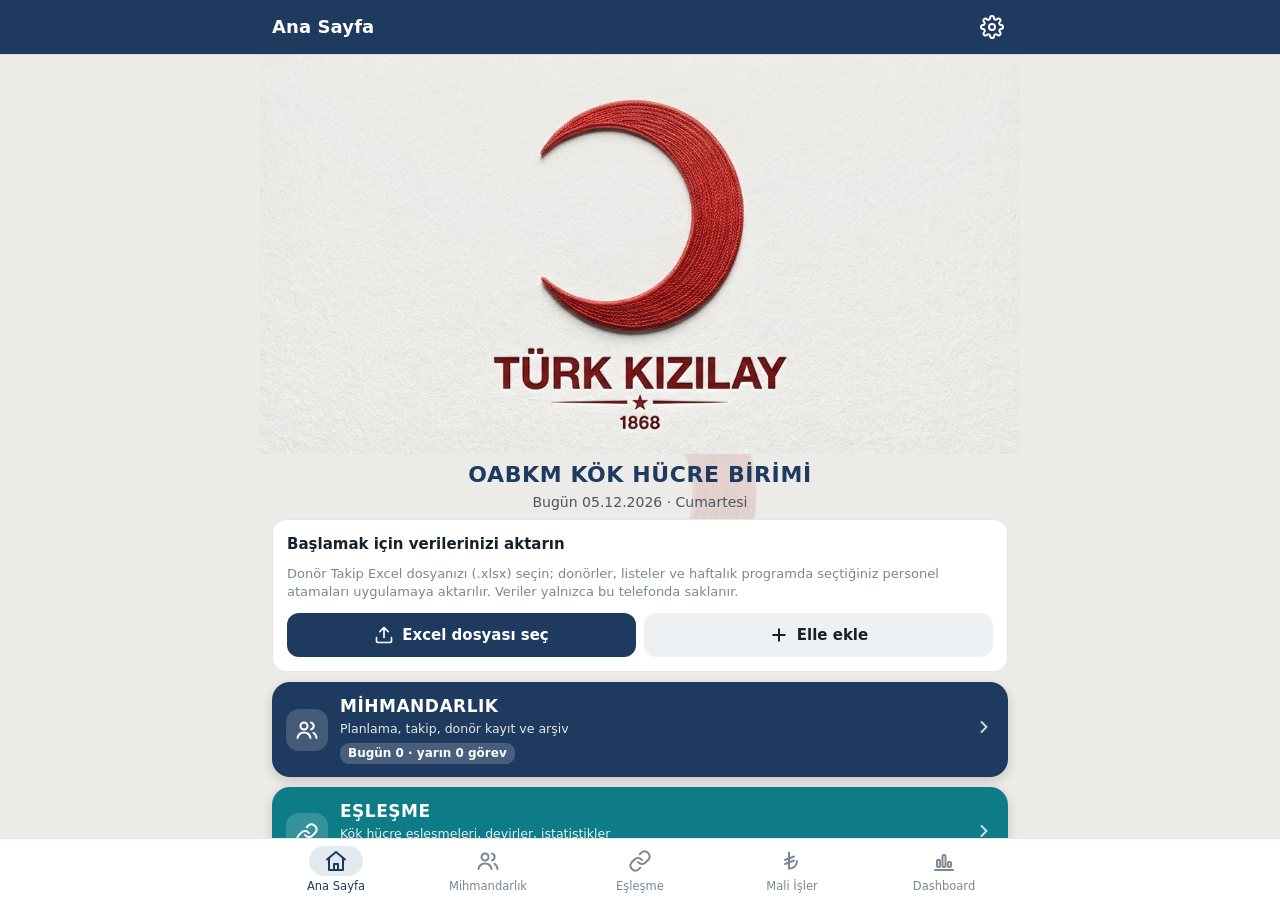
<file: app/src/main/assets/www/index.html>
<!DOCTYPE html>
<html lang="tr">
<head>
<meta charset="utf-8">
<meta name="viewport" content="width=device-width, initial-scale=1, viewport-fit=cover">
<meta name="theme-color" content="#0f4c5c">
<meta name="format-detection" content="telephone=no">
<title>Donör Takip</title>
<link rel="stylesheet" href="css/app.css">
</head>
<body>
<div id="app">
  <header id="top"><div class="tb"><button id="btnBack" class="icon" hidden aria-label="Geri"></button><h1 id="title">Donör Takip</h1><div id="topActions"></div></div></header>
  <main id="view"></main>
  <nav id="tabs"></nav>
</div>
<div id="sheet" hidden></div>
<div id="toast" role="status"></div>
<input type="file" id="fileInput" hidden>
<script src="js/defaults.js"></script>
<script src="js/logic.js"></script>
<script src="js/xlsx-io.js"></script>
<script src="js/xlsx-tablo.js"></script>
<script src="js/harcama.js"></script>
<script src="js/yemekkart.js"></script>
<script src="js/eslesme.js"></script>
<script src="js/mesai.js"></script>
<script src="js/pdf-text.js"></script>
<script src="js/pdf-font.js"></script>
<script src="js/pdf-rapor.js"></script>
<script src="js/rapor.js"></script>
<script src="js/app.js"></script>
</body>
</html>
</file>
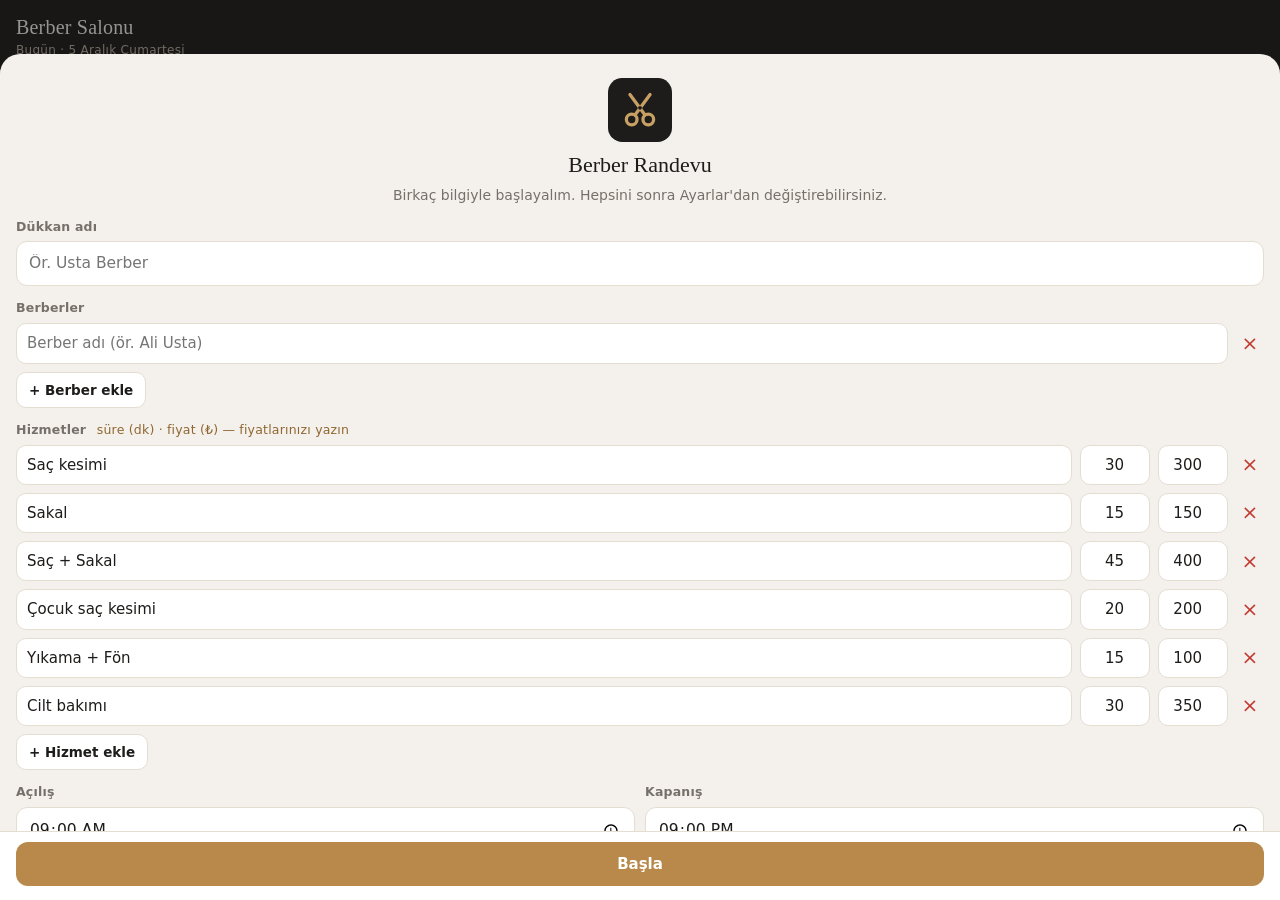
<file: berber/app/src/main/assets/www/index.html>
<!DOCTYPE html>
<html lang="tr">
<head>
<meta charset="utf-8">
<meta name="viewport" content="width=device-width, initial-scale=1, maximum-scale=1, user-scalable=no">
<meta name="theme-color" content="#1d1c1a">
<title>Berber Randevu</title>
<style>
:root{
  --zemin:#f4f1ec; --kart:#fff; --koyu:#1d1c1a; --koyu2:#2b2926;
  --pirinc:#b8894a; --pirinc-k:#8f6630; --pirinc-a:#f3e7d3;
  --metin:#1d1c1a; --soluk:#76706a; --cizgi:#e4ddd2;
  --yesil:#2f8a57; --yesil-a:#e3f2e8; --kirmizi:#c23b32; --kirmizi-a:#f8e3e1;
  --amber:#b7791a; --amber-a:#fbf0dc; --gri-a:#eeebe6;
  --golge:0 1px 2px rgba(29,28,26,.06),0 2px 8px rgba(29,28,26,.05);
}
*{box-sizing:border-box;-webkit-tap-highlight-color:transparent}
html,body{margin:0;padding:0}
body{font-family:Roboto,"Segoe UI",system-ui,-apple-system,sans-serif;background:var(--zemin);color:var(--metin);font-size:15px;line-height:1.35;padding-bottom:84px;overscroll-behavior-y:none}
body.kilit{overflow:hidden}
button{font:inherit;color:inherit;border:0;background:none;padding:0;cursor:pointer}
input,select,textarea{font:inherit;color:inherit}
h1,h2,h3,h4{margin:0}

/* Üst bar */
.ust{background:var(--koyu);color:#fff;padding:14px 16px 12px;position:sticky;top:0;z-index:20}
.ust::after{content:"";position:absolute;left:0;right:0;bottom:-4px;height:4px;background:repeating-linear-gradient(-45deg,#c23b32 0 8px,#fff 8px 16px,#2f5fa0 16px 24px,#fff 24px 32px);opacity:.9}
.ust-satir{display:flex;align-items:center;gap:10px}
.dukkan{font-family:Georgia,"Times New Roman",serif;font-size:20px;letter-spacing:.2px;flex:1;white-space:nowrap;overflow:hidden;text-overflow:ellipsis}
.dukkan small{display:block;font-family:Roboto,system-ui,sans-serif;font-size:12px;color:#bdb5aa;letter-spacing:.3px;margin-top:1px}
.ust-btn{border:1px solid #4a463f;color:#f0e6d6;border-radius:18px;padding:6px 12px;font-size:13px;white-space:nowrap}
.ust-btn.vurgu{border-color:var(--pirinc);color:var(--pirinc)}

/* Hafta şeridi */
.hafta{background:var(--kart);padding:12px 8px 10px;display:flex;align-items:center;gap:4px;border-bottom:1px solid var(--cizgi);margin-top:4px}
.ok{width:30px;height:44px;display:grid;place-items:center;color:var(--soluk);font-size:22px;flex:none}
.gunler{display:flex;flex:1;gap:4px}
.gun{flex:1;border-radius:12px;padding:6px 0 7px;text-align:center;position:relative}
.gun .gk{font-size:11px;color:var(--soluk);text-transform:uppercase;letter-spacing:.4px}
.gun .gn{font-size:18px;font-weight:600;margin-top:2px}
.gun .gs{height:6px;margin-top:3px;display:flex;justify-content:center;gap:2px}
.gun .gs i{width:5px;height:5px;border-radius:50%;background:var(--pirinc)}
.gun.bugun .gn{color:var(--pirinc-k)}
.gun.secili{background:var(--koyu)}
.gun.secili .gk{color:#bdb5aa}.gun.secili .gn{color:#fff}
.gun.kapali .gn{color:#bbb3a8}
.ay-sec{position:relative;display:flex;align-items:center;justify-content:space-between;padding:16px 16px 0;background:var(--kart)}
.ay-etiket{font-size:13px;font-weight:600;color:var(--soluk);position:relative}
.ay-etiket input{position:absolute;inset:0;opacity:0;width:100%}

/* Filtre çipleri */
.cipler{display:flex;flex-wrap:wrap;gap:8px}
.kaydir{display:flex;gap:8px;overflow-x:auto;padding:10px 16px 2px;scrollbar-width:none}
.kaydir::-webkit-scrollbar{display:none}
.cip{border:1px solid var(--cizgi);background:var(--kart);border-radius:20px;padding:7px 13px;font-size:14px;white-space:nowrap;display:inline-flex;align-items:center;gap:6px}
.cip .nokta{width:9px;height:9px;border-radius:50%;background:var(--renk,var(--pirinc))}
.cip.secili{background:var(--koyu);border-color:var(--koyu);color:#fff}
.cip small{color:var(--soluk);font-size:12px}
.cip.secili small{color:#cfc6b9}

/* Gün özeti */
.ozet-satir{display:flex;gap:8px;padding:12px 16px 4px}
.ozet-k{flex:1;background:var(--kart);border-radius:12px;padding:9px 10px;box-shadow:var(--golge)}
.ozet-k b{display:block;font-size:17px}
.ozet-k span{font-size:11.5px;color:var(--soluk)}
.bolum-baslik{display:flex;justify-content:space-between;align-items:baseline;padding:14px 16px 6px;font-size:13px;color:var(--soluk);font-weight:600;letter-spacing:.3px;text-transform:uppercase}
.bolum-baslik button{color:var(--pirinc-k);text-transform:none;letter-spacing:0;font-size:13px}

/* Hatırlatma bandı */
.bant{margin:10px 16px 0;background:var(--pirinc-a);border:1px solid #e7d3b2;border-radius:12px;padding:10px 12px;display:flex;align-items:center;gap:10px;font-size:14px}
.bant .ik{font-size:20px}
.bant b{display:block}
.bant span{color:var(--pirinc-k);font-size:12.5px}
.bant .ok2{margin-left:auto;color:var(--pirinc-k);font-size:20px}
.bant.kapali-bant{background:var(--gri-a);border-color:var(--cizgi)}

/* Randevu kartları */
.liste{padding:4px 12px 12px;display:flex;flex-direction:column;gap:8px}
.rkart{background:var(--kart);border-radius:14px;display:flex;align-items:stretch;box-shadow:var(--golge);overflow:hidden;position:relative;min-height:64px;text-align:left;width:100%}
.rkart::before{content:"";width:5px;background:var(--renk,var(--pirinc));flex:none}
.rk-saat{width:62px;padding:10px 0 10px 10px;flex:none}
.rk-saat b{display:block;font-size:17px;font-variant-numeric:tabular-nums}
.rk-saat span{font-size:12px;color:var(--soluk);font-variant-numeric:tabular-nums}
.rk-orta{flex:1;padding:10px 6px;min-width:0}
.rk-ad{font-weight:600;font-size:15.5px;white-space:nowrap;overflow:hidden;text-overflow:ellipsis}
.rk-alt{font-size:13px;color:var(--soluk);margin-top:2px;white-space:nowrap;overflow:hidden;text-overflow:ellipsis}
.rk-sag{padding:10px 12px 10px 4px;text-align:right;display:flex;flex-direction:column;align-items:flex-end;justify-content:space-between;gap:4px;flex:none}
.rk-tutar{font-weight:600;font-size:14.5px}
.rozet{font-size:11.5px;border-radius:10px;padding:2px 8px;font-weight:600;white-space:nowrap}
.d-bek{background:var(--amber-a);color:var(--amber)}
.d-tam{background:var(--yesil-a);color:var(--yesil)}
.d-gel{background:var(--kirmizi-a);color:var(--kirmizi)}
.d-ipt{background:var(--gri-a);color:var(--soluk)}
.rkart.iptal{opacity:.55}
.rkart.iptal .rk-ad{text-decoration:line-through}
.rkart.siradaki{outline:2px solid var(--pirinc);outline-offset:-2px}
.siradaki-et{color:var(--pirinc-k);font-size:11px;font-weight:700;letter-spacing:.5px;margin:-2px 0 2px}
.bosluk{border:1.5px dashed #d6cdbf;border-radius:12px;padding:10px 14px;color:var(--soluk);font-size:14px;display:flex;justify-content:space-between;align-items:center;width:100%;text-align:left}
.bosluk b{color:var(--pirinc-k);font-weight:600}
.ara-sat{text-align:center;font-size:12.5px;color:var(--soluk);padding:4px 0;letter-spacing:.3px}
.bos-durum{text-align:center;color:var(--soluk);padding:34px 20px 20px}
.bos-durum .ik{font-size:40px;opacity:.5}
.bos-durum p{margin:8px 0 14px}

/* Alt menü */
.alt-menu{position:fixed;left:0;right:0;bottom:0;background:var(--kart);border-top:1px solid var(--cizgi);display:flex;z-index:30;padding-bottom:env(safe-area-inset-bottom)}
.alt-menu button{flex:1;padding:8px 0 9px;display:flex;flex-direction:column;align-items:center;gap:3px;font-size:11.5px;color:var(--soluk)}
.alt-menu svg{width:23px;height:23px;stroke:currentColor;fill:none;stroke-width:1.8;stroke-linecap:round;stroke-linejoin:round}
.alt-menu button.aktif{color:var(--koyu);font-weight:600}
.alt-menu button.aktif svg{stroke:var(--pirinc-k)}
.alt-menu .bosyer{flex:0 0 72px}
.fab{position:fixed;left:50%;transform:translateX(-50%);bottom:22px;width:60px;height:60px;border-radius:50%;background:var(--pirinc);color:#fff;font-size:32px;font-weight:300;display:grid;place-items:center;box-shadow:0 4px 14px rgba(143,102,48,.45);z-index:31;border:4px solid var(--zemin)}

/* Kartlar, listeler */
.kart{background:var(--kart);border-radius:14px;box-shadow:var(--golge);margin:0 12px 10px;overflow:hidden}
.satir{display:flex;align-items:center;gap:12px;padding:12px 14px;border-top:1px solid #f0ebe3;width:100%;text-align:left}
.satir:first-child{border-top:0}
.satir .s-orta{flex:1;min-width:0}
.satir .s-bas{font-weight:500}
.satir .s-alt{font-size:13px;color:var(--soluk);margin-top:1px;white-space:nowrap;overflow:hidden;text-overflow:ellipsis}
.satir .s-sag{color:var(--soluk);font-size:14px;text-align:right;white-space:nowrap}
.satir .ok3{color:#c5bcae;font-size:18px}
.satir.ekle{color:var(--pirinc-k);font-weight:500}
.avatar{width:40px;height:40px;border-radius:50%;background:var(--pirinc-a);color:var(--pirinc-k);display:grid;place-items:center;font-weight:700;font-size:15px;flex:none}
.renk-nokta{width:14px;height:14px;border-radius:50%;flex:none}
.arama{margin:12px 12px 10px;position:relative}
.arama input{width:100%;border:1px solid var(--cizgi);background:var(--kart);border-radius:12px;padding:11px 14px 11px 38px;font-size:15px;outline:none}
.arama input:focus{border-color:var(--pirinc)}
.arama svg{position:absolute;left:12px;top:50%;transform:translateY(-50%);width:18px;height:18px;stroke:var(--soluk);fill:none;stroke-width:2}
.sayfa-baslik{padding:16px 16px 4px;display:flex;justify-content:space-between;align-items:center}
.sayfa-baslik h2{font-size:22px;font-family:Georgia,serif;font-weight:normal}

/* Rapor */
.donem{display:flex;background:var(--gri-a);border-radius:12px;padding:3px;margin:12px 12px 8px}
.donem button{flex:1;padding:8px 0;border-radius:10px;font-size:14px;color:var(--soluk)}
.donem button.secili{background:var(--kart);color:var(--metin);font-weight:600;box-shadow:var(--golge)}
.donem-nav{display:flex;align-items:center;justify-content:space-between;padding:2px 8px 8px}
.donem-nav b{font-size:15px}
.kpi{display:grid;grid-template-columns:1fr 1fr;gap:8px;padding:0 12px 10px}
.kpi div{background:var(--kart);border-radius:14px;padding:12px;box-shadow:var(--golge)}
.kpi b{display:block;font-size:20px;font-variant-numeric:tabular-nums}
.kpi span{font-size:12.5px;color:var(--soluk)}
.kpi .buyuk{grid-column:1/-1;background:var(--koyu);color:#fff}
.kpi .buyuk b{font-size:28px;color:#f3e3c8}
.kpi .buyuk span{color:#bdb5aa}
.grafik{display:flex;align-items:flex-end;gap:3px;height:140px;padding:22px 12px 0}
.grafik .cubuk{flex:1;display:flex;flex-direction:column;align-items:center;justify-content:flex-end;height:100%;position:relative;min-width:0}
.grafik .cubuk i{display:block;width:100%;max-width:34px;background:var(--pirinc);border-radius:5px 5px 2px 2px;min-height:2px}
.grafik .cubuk.bos i{background:#e8e1d6}
.grafik .cubuk.bugun i{background:var(--koyu)}
.grafik .cubuk em{font-style:normal;font-size:10px;color:var(--soluk);position:absolute;top:-16px;white-space:nowrap}
.grafik-et{display:flex;gap:3px;padding:4px 12px 12px}
.grafik-et span{flex:1;text-align:center;font-size:10.5px;color:var(--soluk);min-width:0;white-space:nowrap;overflow:visible}
.bar-satir{padding:10px 14px;border-top:1px solid #f0ebe3}
.bar-satir:first-child{border-top:0}
.bar-ust{display:flex;justify-content:space-between;font-size:14px;gap:8px}
.bar-ust span{color:var(--soluk);font-size:13px;white-space:nowrap}
.bar{height:6px;background:var(--gri-a);border-radius:3px;margin-top:6px;overflow:hidden}
.bar i{display:block;height:100%;background:var(--renk,var(--pirinc));border-radius:3px}

/* Sheet */
.sh-arka{position:fixed;inset:0;background:rgba(20,19,17,0);z-index:50;display:flex;align-items:flex-end;transition:background .2s}
.sh-arka.acik{background:rgba(20,19,17,.45)}
.sheet{background:var(--zemin);width:100%;max-height:94vh;border-radius:20px 20px 0 0;display:flex;flex-direction:column;transform:translateY(100%);transition:transform .22s ease-out}
.sh-arka.acik .sheet{transform:none}
.sh-bas{display:flex;align-items:center;gap:10px;padding:16px 16px 10px;border-bottom:1px solid var(--cizgi);background:var(--kart);border-radius:20px 20px 0 0}
.sh-bas h3{font-size:18px;flex:1}
.sh-bas .x{width:34px;height:34px;border-radius:50%;background:var(--gri-a);font-size:20px;color:var(--soluk);flex:none}
.sh-icerik{overflow-y:auto;padding:14px 16px 18px;flex:1;-webkit-overflow-scrolling:touch}
.sh-alt{padding:10px 16px 14px;background:var(--kart);border-top:1px solid var(--cizgi);display:flex;align-items:center;gap:12px}
.sh-alt .toplam{flex:1;font-size:14px;color:var(--soluk)}
.sh-alt .toplam b{display:block;color:var(--metin);font-size:17px}

/* Form */
.alan{display:block;margin-bottom:14px;position:relative}
.alan>span,.etiket{display:block;font-size:12.5px;font-weight:600;color:var(--soluk);margin-bottom:6px;letter-spacing:.2px}
.alan>span em{font-style:normal;font-weight:400;color:var(--pirinc-k);margin-left:6px}
.alan input,.alan textarea,.alan select{width:100%;border:1px solid var(--cizgi);background:var(--kart);border-radius:11px;padding:11px 12px;font-size:15.5px;outline:none}
.alan input:focus,.alan textarea:focus{border-color:var(--pirinc)}
.alan textarea{resize:none}
.ikili{display:flex;gap:10px}
.ikili>.alan{flex:1;min-width:0}
.ikili>.alan.dar{flex:0 0 108px}
.oneri{position:absolute;left:0;right:0;top:100%;background:var(--kart);border:1px solid var(--cizgi);border-radius:11px;box-shadow:0 8px 20px rgba(0,0,0,.12);z-index:5;margin-top:4px;overflow:hidden}
.oneri:empty{display:none}
.oneri button{display:flex;width:100%;text-align:left;padding:10px 12px;gap:10px;align-items:center;border-top:1px solid #f0ebe3}
.oneri button:first-child{border-top:0}
.oneri small{color:var(--soluk);display:block;font-size:12.5px}
.kayitli{background:var(--pirinc-a);border-radius:11px;padding:9px 12px;font-size:13.5px;margin:-6px 0 14px;display:flex;align-items:center;gap:8px}
.kayitli:empty{display:none}
.kayitli div{flex:1}
.kayitli button{color:var(--pirinc-k);font-size:18px;padding:0 4px}
.hcip{border:1px solid var(--cizgi);background:var(--kart);border-radius:12px;padding:8px 11px;font-size:14px;text-align:left;line-height:1.2}
.hcip small{display:block;color:var(--soluk);font-size:12px;margin-top:2px}
.hcip.secili{background:var(--koyu);border-color:var(--koyu);color:#fff}
.hcip.secili small{color:#cfc6b9}
.slotlar{display:grid;grid-template-columns:repeat(auto-fill,minmax(64px,1fr));gap:6px}
.slot{border:1px solid var(--cizgi);background:var(--kart);border-radius:10px;padding:9px 0;font-size:14.5px;font-variant-numeric:tabular-nums;text-align:center}
.slot.dolu,.slot.tasma{background:transparent;color:#c2b9ab;text-decoration:line-through;border-style:dashed}
.slot.ara{background:transparent;color:#c2b9ab;border-style:dotted}
.slot.gecmis{color:#a9a196}
.slot.secili{background:var(--pirinc);border-color:var(--pirinc);color:#fff;font-weight:600;text-decoration:none}
.slot-not{font-size:13px;color:var(--soluk);padding:6px 0}
.elle{display:flex;align-items:center;gap:10px;margin-top:10px;font-size:13px;color:var(--soluk)}
.elle input{width:auto;flex:0 0 130px;padding:8px 10px}
.btn{border-radius:12px;padding:12px 18px;font-weight:600;font-size:15px;background:var(--gri-a);text-align:center}
.btn.ana{background:var(--koyu);color:#fff}
.btn.pirinc{background:var(--pirinc);color:#fff}
.btn.yesil{background:var(--yesil);color:#fff}
.btn.tehlike{background:var(--kirmizi);color:#fff}
.btn.cizgili{background:var(--kart);border:1px solid var(--cizgi)}
.btn.tam{width:100%}
.btn.kucuk{padding:8px 12px;font-size:13.5px;border-radius:10px}
.btn:disabled{opacity:.45}
.secim{display:flex;gap:8px;flex-wrap:wrap}
.secim button{flex:1;min-width:54px;border:1px solid var(--cizgi);background:var(--kart);border-radius:11px;padding:10px 6px;font-size:14px}
.secim button.secili{background:var(--koyu);border-color:var(--koyu);color:#fff;font-weight:600}
.anahtar{display:flex;align-items:center;justify-content:space-between;padding:4px 0 14px}
.anahtar input{width:46px;height:26px;appearance:none;-webkit-appearance:none;background:#d7cfc3;border-radius:13px;position:relative;transition:.15s;flex:none}
.anahtar input::after{content:"";position:absolute;left:3px;top:3px;width:20px;height:20px;border-radius:50%;background:#fff;transition:.15s;box-shadow:0 1px 2px rgba(0,0,0,.2)}
.anahtar input:checked{background:var(--yesil)}
.anahtar input:checked::after{left:23px}
.renk-sec{display:flex;gap:10px;flex-wrap:wrap}
.renk-sec button{width:36px;height:36px;border-radius:50%;border:3px solid transparent}
.renk-sec button.secili{border-color:var(--koyu);box-shadow:inset 0 0 0 2px #fff}
.ipucu{font-size:12.5px;color:var(--soluk);margin:-8px 0 14px}
.onizleme{background:#dcf8c6;border-radius:10px 10px 10px 2px;padding:9px 11px;font-size:14px;white-space:pre-wrap;margin-bottom:14px;box-shadow:var(--golge)}

/* Detay */
.det-ust{background:var(--kart);border-radius:14px;padding:14px;box-shadow:var(--golge);margin-bottom:10px}
.det-kisi{display:flex;gap:12px;align-items:center}
.det-kisi .ad{font-size:18px;font-weight:600}
.det-kisi .tel{font-size:14px;color:var(--soluk);margin-top:2px}
.hizli{display:flex;gap:8px;margin-top:12px}
.hizli button{flex:1;border:1px solid var(--cizgi);border-radius:11px;padding:9px 4px;font-size:13px;display:flex;flex-direction:column;align-items:center;gap:3px;background:var(--kart)}
.hizli svg{width:20px;height:20px;stroke:var(--pirinc-k);fill:none;stroke-width:1.8;stroke-linecap:round;stroke-linejoin:round}
.hizli button:disabled{opacity:.4}
.bilgi{background:var(--kart);border-radius:14px;box-shadow:var(--golge);margin-bottom:10px}
.bilgi div{display:flex;justify-content:space-between;gap:16px;padding:11px 14px;border-top:1px solid #f0ebe3;font-size:14.5px}
.bilgi div:first-child{border-top:0}
.bilgi div span{color:var(--soluk);flex:none}
.bilgi div b{font-weight:500;text-align:right}
.eylemler{display:grid;grid-template-columns:1fr 1fr;gap:8px;margin-bottom:10px}
.eylemler .btn{padding:13px 8px}
.kucuk-eylem{display:flex;flex-wrap:wrap;gap:8px}
.kucuk-eylem button{flex:1 1 40%;border:1px solid var(--cizgi);background:var(--kart);border-radius:11px;padding:10px 6px;font-size:14px}
.kucuk-eylem button.kirmizi{color:var(--kirmizi)}
.istat{display:grid;grid-template-columns:repeat(3,1fr);gap:8px;margin-bottom:10px}
.istat div{background:var(--kart);border-radius:12px;padding:10px;box-shadow:var(--golge);text-align:center}
.istat b{display:block;font-size:17px}
.istat span{font-size:11.5px;color:var(--soluk)}
.gecmis-sat{display:flex;gap:10px;padding:10px 14px;border-top:1px solid #f0ebe3;align-items:center;width:100%;text-align:left;font-size:14px}
.gecmis-sat:first-child{border-top:0}
.gecmis-sat .gt{width:74px;flex:none;color:var(--soluk);font-size:13px;line-height:1.25}
.gecmis-sat .gt b{color:var(--metin);font-size:14px;display:block}
.gecmis-sat .go{flex:1;min-width:0;white-space:nowrap;overflow:hidden;text-overflow:ellipsis}

/* Onay & bildirim */
.onay-arka{position:fixed;inset:0;background:rgba(20,19,17,.5);z-index:80;display:grid;place-items:center;padding:24px}
.onay{background:var(--kart);border-radius:18px;padding:20px;width:100%;max-width:360px}
.onay p{margin:0 0 18px;font-size:15.5px;white-space:pre-line}
.onay div{display:flex;gap:10px}
.onay .btn{flex:1}
.tost{position:fixed;left:50%;bottom:96px;transform:translateX(-50%) translateY(20px);background:var(--koyu);color:#fff;padding:11px 18px;border-radius:22px;font-size:14px;opacity:0;transition:.2s;z-index:90;pointer-events:none;max-width:88vw;text-align:center}
.tost.gor{opacity:1;transform:translateX(-50%)}
body.kilit .tost{bottom:auto;top:16px;transform:translateX(-50%) translateY(-20px)}
body.kilit .tost.gor{transform:translateX(-50%)}
.bos-durum .logo{width:56px;height:56px;margin:0 auto;opacity:.85}
.kurulum-giris{text-align:center;padding:4px 0 14px}
.kurulum-giris .logo{width:64px;height:64px;margin:0 auto 8px}
.kurulum-giris p{color:var(--soluk);margin:6px 0 0;font-size:14px}
.hz-satir{display:flex;gap:8px;align-items:center;margin-bottom:8px}
.hz-satir input{border:1px solid var(--cizgi);background:var(--kart);border-radius:10px;padding:9px 10px;font-size:15px;outline:none;min-width:0}
.hz-satir .ad{flex:1}
.hz-satir .sayi{width:70px;text-align:right}
.hz-satir button{color:var(--kirmizi);font-size:20px;width:28px}
.surum{text-align:center;color:var(--soluk);font-size:12px;padding:14px 0 6px}
</style>
</head>
<body>
<div id="uygulama"></div>
<nav class="alt-menu" id="altMenu">
  <button data-act="sekme" data-s="takvim"><svg viewBox="0 0 24 24"><rect x="3.5" y="5" width="17" height="15.5" rx="2.5"/><path d="M3.5 10h17M8 3v4M16 3v4"/></svg>Takvim</button>
  <button data-act="sekme" data-s="musteri"><svg viewBox="0 0 24 24"><circle cx="9" cy="8.5" r="3.5"/><path d="M2.5 20c.6-3.6 3.2-5.5 6.5-5.5s5.9 1.9 6.5 5.5"/><path d="M15.5 5.3a3.3 3.3 0 0 1 0 6.4M18 14.8c2 .7 3.2 2.4 3.5 5.2"/></svg>Müşteriler</button>
  <span class="bosyer"></span>
  <button data-act="sekme" data-s="kasa"><svg viewBox="0 0 24 24"><path d="M4 20V10M10 20V4M16 20v-7M22 20H2"/></svg>Kasa</button>
  <button data-act="sekme" data-s="ayar"><svg viewBox="0 0 24 24"><circle cx="12" cy="12" r="3"/><path d="M19.4 15a1.7 1.7 0 0 0 .3 1.8l.1.1a2 2 0 1 1-2.8 2.8l-.1-.1a1.7 1.7 0 0 0-1.8-.3 1.7 1.7 0 0 0-1 1.5V21a2 2 0 1 1-4 0v-.1a1.7 1.7 0 0 0-1.1-1.5 1.7 1.7 0 0 0-1.8.3l-.1.1a2 2 0 1 1-2.8-2.8l.1-.1a1.7 1.7 0 0 0 .3-1.8 1.7 1.7 0 0 0-1.5-1H3a2 2 0 1 1 0-4h.1a1.7 1.7 0 0 0 1.5-1.1 1.7 1.7 0 0 0-.3-1.8l-.1-.1a2 2 0 1 1 2.8-2.8l.1.1a1.7 1.7 0 0 0 1.8.3H9a1.7 1.7 0 0 0 1-1.5V3a2 2 0 1 1 4 0v.1a1.7 1.7 0 0 0 1 1.5 1.7 1.7 0 0 0 1.8-.3l.1-.1a2 2 0 1 1 2.8 2.8l-.1.1a1.7 1.7 0 0 0-.3 1.8V9a1.7 1.7 0 0 0 1.5 1H21a2 2 0 1 1 0 4h-.1a1.7 1.7 0 0 0-1.5 1z"/></svg>Ayarlar</button>
</nav>
<button class="fab" data-act="yeniRandevu" aria-label="Yeni randevu">+</button>
<div class="tost" id="tost"></div>
<input type="file" id="dosyaSec" accept=".json,application/json,*/*" style="display:none">
<script src="js/xlsx.js"></script>
<script src="js/app.js"></script>
</body>
</html>
</file>
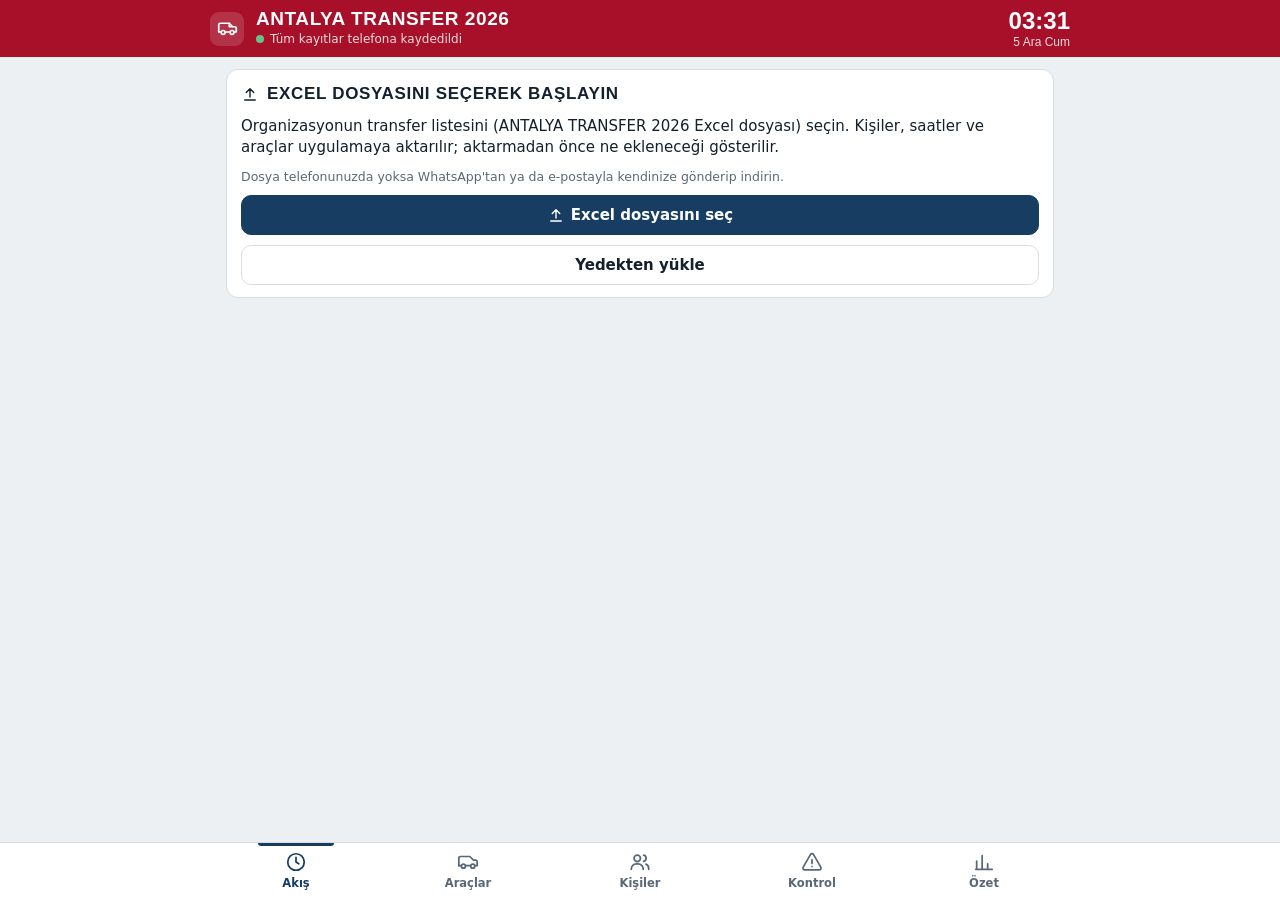
<file: transfer/app/src/main/assets/www/index.html>
<!DOCTYPE html>
<html lang="tr">
<head>
<meta charset="utf-8">
<meta name="viewport" content="width=device-width, initial-scale=1, viewport-fit=cover">
<title>Antalya Transfer Takibi 2026</title>
<style>
:root{
  /* Layout: app shell. Crimson band on top, a departures-board banner, time-slot cards keyed by flight time, fixed bottom tabs. */
  --bg:#edf0f3; --surface:#ffffff; --surface-2:#f4f6f8; --ink:#14202c; --muted:#5a6876; --line:#d7dde3;
  --brand:#a8102a; --on-brand:#ffffff;
  --accent:#173d63; --on-accent:#ffffff; --accent-soft:#e2ebf4;
  --board-bg:#121a22; --board-ink:#e9eef3; --board-hi:#ffc93c;
  --ok:#17784a; --ok-soft:#dcf1e4; --warn:#975800; --warn-soft:#fbeed5; --bad:#bf2629; --bad-soft:#fbe2e0; --info:#2a62a5; --info-soft:#e0eaf7;
  --font-display:"Roboto Condensed","sans-serif-condensed","Arial Narrow",sans-serif;
  --font-body:Roboto,"Noto Sans",system-ui,sans-serif;
  --r:12px; --shadow:0 1px 2px rgba(20,32,44,.06),0 3px 10px rgba(20,32,44,.05);
  color-scheme:light;
}
@media (prefers-color-scheme: dark){
  :root:not([data-theme="light"]){
    --bg:#0e141a; --surface:#16202a; --surface-2:#1c2732; --ink:#e6ecf2; --muted:#9aa8b6; --line:#2a3743;
    --brand:#8f1124; --on-brand:#ffffff;
    --accent:#86b6e6; --on-accent:#0e141a; --accent-soft:#1b3046;
    --board-bg:#070b0f; --board-ink:#e6ecf2; --board-hi:#ffc93c;
    --ok:#53c78f; --ok-soft:#14301f; --warn:#f0aa45; --warn-soft:#352610; --bad:#ff7a72; --bad-soft:#3a1918; --info:#86b6e6; --info-soft:#172a3d;
    --shadow:0 1px 2px rgba(0,0,0,.3);
    color-scheme:dark;
  }
}
:root[data-theme="dark"]{
  --bg:#0e141a; --surface:#16202a; --surface-2:#1c2732; --ink:#e6ecf2; --muted:#9aa8b6; --line:#2a3743;
  --brand:#8f1124; --on-brand:#ffffff;
  --accent:#86b6e6; --on-accent:#0e141a; --accent-soft:#1b3046;
  --board-bg:#070b0f; --board-ink:#e6ecf2; --board-hi:#ffc93c;
  --ok:#53c78f; --ok-soft:#14301f; --warn:#f0aa45; --warn-soft:#352610; --bad:#ff7a72; --bad-soft:#3a1918; --info:#86b6e6; --info-soft:#172a3d;
  --shadow:0 1px 2px rgba(0,0,0,.3);
  color-scheme:dark;
}
*{box-sizing:border-box}
html,body{height:100%}
body{margin:0;background:var(--bg);color:var(--ink);font-family:var(--font-body);font-size:15px;line-height:1.4;-webkit-text-size-adjust:100%;font-variant-numeric:tabular-nums}
button,input,select,textarea{font:inherit;color:inherit}
button{cursor:pointer}
:focus-visible{outline:2px solid var(--accent);outline-offset:2px}
svg{flex:none}
.ico{width:18px;height:18px;stroke:currentColor;fill:none;stroke-width:1.9;stroke-linecap:round;stroke-linejoin:round}
h1,h2,h3{text-wrap:balance}
summary{list-style:none}summary::-webkit-details-marker{display:none}
html{-webkit-tap-highlight-color:transparent}

/* top band */
.top{position:sticky;top:0;z-index:20;background:var(--brand);color:var(--on-brand);padding:calc(var(--sat,0px) + 9px) 16px 9px}
.top-row{display:flex;align-items:center;gap:12px;max-width:860px;margin:0 auto}
.mark{width:34px;height:34px;border-radius:9px;background:rgba(255,255,255,.14);display:grid;place-items:center}
.mark .ico{width:21px;height:21px}
.top h1{font-family:var(--font-display);font-weight:700;font-size:19px;letter-spacing:.03em;margin:0;line-height:1.05;text-transform:uppercase}
.top .sub{font-size:12px;opacity:.85;display:flex;align-items:center;gap:6px;margin-top:2px}
.sdot{width:8px;height:8px;border-radius:50%;background:#9fb0bf;display:inline-block}
.sdot.ok{background:#5ee39b}.sdot.wait{background:#ffc93c}.sdot.bad{background:#ff8f87}
.clock{margin-left:auto;text-align:right;font-family:var(--font-display);line-height:1}
.clock b{display:block;font-size:24px;font-weight:600}
.clock span{font-size:12px;opacity:.85}

main{max-width:860px;margin:0 auto;padding:12px 16px calc(88px + var(--sab,0px));display:grid;gap:12px}

/* bottom tabs */
.tabs{position:fixed;bottom:0;left:0;right:0;z-index:30;background:var(--surface);border-top:1px solid var(--line);padding-bottom:var(--sab,0px)}
.tabs-in{max-width:860px;margin:0 auto;display:grid;grid-template-columns:repeat(5,1fr)}
.tab{background:none;border:0;padding:8px 2px 9px;display:flex;flex-direction:column;align-items:center;gap:2px;font-size:11.5px;font-weight:600;color:var(--muted);position:relative}
.tab .ico{width:22px;height:22px}
.tab[aria-current="page"]{color:var(--accent)}
.tab[aria-current="page"]::before{content:"";position:absolute;top:0;left:28%;right:28%;height:3px;border-radius:0 0 3px 3px;background:var(--accent)}
.badge{position:absolute;top:3px;left:calc(50% + 5px);background:var(--bad);color:#fff;border-radius:9px;font-size:10.5px;min-width:18px;height:18px;padding:0 5px;display:grid;place-items:center;font-weight:700}

/* generic */
.row{display:flex;align-items:center;gap:8px;flex-wrap:wrap}
.between{justify-content:space-between}
.muted{color:var(--muted)}
.small{font-size:12.5px}
.disp{font-family:var(--font-display);letter-spacing:.02em}
.btn{border:1px solid var(--line);background:var(--surface);border-radius:10px;padding:8px 14px;font-weight:600;display:inline-flex;align-items:center;justify-content:center;gap:6px;min-height:40px;text-decoration:none}
.btn.primary{background:var(--accent);border-color:var(--accent);color:var(--on-accent)}
.btn.danger{color:var(--bad);border-color:var(--bad);background:var(--surface)}
.btn.ghost{background:transparent}
.btn.sm{padding:5px 10px;min-height:34px;font-size:13.5px}
.btn.wide{width:100%}
.btn:disabled{opacity:.45;cursor:not-allowed}
.chip{display:inline-flex;align-items:center;gap:4px;border-radius:999px;padding:2px 9px;font-size:12.5px;font-weight:600;background:var(--surface-2);border:1px solid var(--line);white-space:nowrap;line-height:1.5}
.chip.ok{background:var(--ok-soft);color:var(--ok);border-color:transparent}
.chip.warn{background:var(--warn-soft);color:var(--warn);border-color:transparent}
.chip.bad{background:var(--bad-soft);color:var(--bad);border-color:transparent}
.chip.prog,.chip.info{background:var(--info-soft);color:var(--info);border-color:transparent}
.chip.pend{background:var(--accent-soft);color:var(--accent);border-color:transparent}
.chip.mute{color:var(--muted)}
.veh{font-family:var(--font-display);letter-spacing:.05em;text-transform:uppercase;font-size:13px}
.chip .ico{width:14px;height:14px}
.card{background:var(--surface);border:1px solid var(--line);border-radius:var(--r);box-shadow:var(--shadow)}
.panel{background:var(--surface);border:1px solid var(--line);border-radius:var(--r);padding:12px 14px;display:grid;gap:10px}
.panel h3,.sec-h{margin:0;font-family:var(--font-display);font-size:17px;font-weight:700;text-transform:uppercase;letter-spacing:.04em;display:flex;align-items:center;gap:8px}
.sec-h{font-size:15px;color:var(--muted);margin-top:4px}
.empty{padding:22px 16px;text-align:center;color:var(--muted)}
.note{border-radius:10px;padding:10px 12px;font-size:13.5px;display:flex;gap:8px;align-items:flex-start}
.note.warn{background:var(--warn-soft);color:var(--warn)}
.note.bad{background:var(--bad-soft);color:var(--bad)}
.note.info{background:var(--info-soft);color:var(--info)}
.note .ico{margin-top:1px}

/* day picker + segmented */
.days{display:flex;gap:8px;overflow-x:auto;padding:2px 1px 4px;scrollbar-width:none}
.days::-webkit-scrollbar{display:none}
.day{flex:0 0 auto;border:1px solid var(--line);background:var(--surface);border-radius:11px;padding:7px 12px 6px;text-align:left;min-width:78px;position:relative}
.day b{display:block;font-family:var(--font-display);font-size:24px;line-height:1;font-weight:700}
.day span{font-size:11.5px;color:var(--muted);display:block}
.day i{position:absolute;top:6px;right:7px;font-style:normal;font-size:11px;font-weight:700;color:var(--accent)}
.day[aria-pressed="true"]{background:var(--accent);border-color:var(--accent);color:var(--on-accent)}
.day[aria-pressed="true"] span,.day[aria-pressed="true"] i{color:inherit;opacity:.9}
.seg{display:grid;grid-template-columns:1fr 1fr;background:var(--surface-2);border:1px solid var(--line);border-radius:11px;padding:3px;gap:3px}
.seg button{border:0;background:none;border-radius:8px;padding:8px 6px;font-weight:600;display:flex;align-items:center;justify-content:center;gap:6px;color:var(--muted)}
.seg button[aria-pressed="true"]{background:var(--surface);box-shadow:var(--shadow);color:var(--accent)}
.seg small{font-weight:700;background:var(--accent-soft);color:var(--accent);border-radius:8px;padding:0 6px}

/* board banner */
.board{background:var(--board-bg);color:var(--board-ink);border-radius:var(--r);padding:12px 14px;display:grid;grid-template-columns:auto 1fr;gap:4px 14px;align-items:center}
.board .lbl{font-family:var(--font-display);text-transform:uppercase;letter-spacing:.12em;font-size:12px;opacity:.75;grid-column:1/-1}
.board .big{font-family:var(--font-display);font-size:40px;font-weight:700;color:var(--board-hi);line-height:1;letter-spacing:.02em}
.board .big.red{color:#ff8f87}
.board .txt{font-size:14px;line-height:1.35}
.board .txt b{font-weight:700}

/* slot cards */
.slot{overflow:hidden;border-left:5px solid var(--accent)}
.slot.st-ok{border-left-color:var(--ok)}
.slot.st-warn{border-left-color:var(--warn)}
.slot.st-bad{border-left-color:var(--bad)}
.slot-head{display:grid;grid-template-columns:auto 1fr auto;gap:12px;align-items:center;padding:11px 12px 11px 12px;width:100%;background:none;border:0;text-align:left}
.time{min-width:68px;font-family:var(--font-display);font-size:30px;font-weight:700;line-height:1;letter-spacing:.01em}
.time small{display:block;font-size:11px;letter-spacing:.08em;color:var(--muted);font-weight:600;margin-top:3px;text-transform:uppercase}
.slot-main{display:grid;gap:5px;min-width:0}
.slot-title{font-weight:700;font-size:15.5px}
.slot-kurum{font-size:12.5px;color:var(--muted);white-space:nowrap;overflow:hidden;text-overflow:ellipsis}
.prog{display:grid;justify-items:end;gap:4px;font-size:12.5px;font-weight:700}
.bar{width:64px;height:6px;border-radius:4px;background:var(--surface-2);border:1px solid var(--line);overflow:hidden}
.bar i{display:block;height:100%;background:var(--ok)}
.bar.load i{background:var(--accent)}
.bar.load.over i{background:var(--bad)}
.slot-tools{display:flex;gap:8px;flex-wrap:wrap;padding:10px 12px;border-top:1px solid var(--line);background:var(--surface-2)}

.prow{display:grid;grid-template-columns:10px 1fr auto;gap:10px;align-items:center;padding:9px 12px;border-top:1px solid var(--line)}
.dot{width:10px;height:10px;border-radius:50%;background:var(--accent)}
.dot.ok{background:var(--ok)}.dot.warn{background:var(--warn)}.dot.bad{background:var(--bad)}.dot.prog{background:var(--info)}.dot.mute{background:var(--line)}
.pname{font-weight:600;background:none;border:0;padding:0;text-align:left;font-size:15px;line-height:1.25}
.psub{font-size:12.5px;color:var(--muted);margin-top:2px;display:flex;gap:4px 8px;flex-wrap:wrap;align-items:center}
.act{border:1.5px solid var(--accent);color:var(--accent);background:var(--surface);border-radius:9px;padding:6px 10px;font-weight:700;font-size:13px;white-space:nowrap;min-height:36px}
.act.done{border-color:transparent;background:var(--ok-soft);color:var(--ok);display:inline-flex;align-items:center;gap:4px;cursor:default}
.act.bad{border-color:transparent;background:var(--bad-soft);color:var(--bad);cursor:default}
.act.mute{border-color:transparent;background:var(--surface-2);color:var(--muted);cursor:default}

/* trip cards */
.trip{display:grid;grid-template-columns:auto 1fr auto;gap:12px;align-items:center;padding:11px 12px;width:100%;text-align:left;background:var(--surface);border:1px solid var(--line);border-radius:var(--r);box-shadow:var(--shadow)}
.trip .meta{font-size:12.5px;color:var(--muted)}
.load{font-weight:700;font-size:14px;text-align:right}
.load.over{color:var(--bad)}

/* people list */
.search{position:sticky;top:calc(var(--sat,0px) + 56px);z-index:10;background:var(--bg);padding:4px 0 6px;display:grid;gap:8px}
.inp{border:1px solid var(--line);background:var(--surface);border-radius:10px;padding:9px 12px;min-height:44px;width:100%}
.filters{display:flex;gap:6px;overflow-x:auto;scrollbar-width:none}
.filters::-webkit-scrollbar{display:none}
.fbtn{flex:none;border:1px solid var(--line);background:var(--surface);border-radius:999px;padding:5px 11px;font-size:13px;font-weight:600}
.fbtn[aria-pressed="true"]{background:var(--ink);color:var(--bg);border-color:var(--ink)}
.kgroup{font-family:var(--font-display);font-size:13px;letter-spacing:.06em;text-transform:uppercase;color:var(--muted);padding:12px 12px 6px;font-weight:700}
.person{display:grid;grid-template-columns:1fr auto;gap:8px;align-items:center;padding:10px 12px;border-top:1px solid var(--line);width:100%;text-align:left;background:none;border-left:0;border-right:0;border-bottom:0}
.legs{display:flex;gap:4px;flex-wrap:wrap;justify-content:flex-end}
.lp{font-size:11.5px;font-weight:700;border-radius:6px;padding:2px 6px;background:var(--accent-soft);color:var(--accent);white-space:nowrap}
.lp.ok{background:var(--ok-soft);color:var(--ok)}.lp.warn{background:var(--warn-soft);color:var(--warn)}.lp.bad{background:var(--bad-soft);color:var(--bad)}.lp.prog{background:var(--info-soft);color:var(--info)}.lp.mute{background:var(--surface-2);color:var(--muted)}

/* issues */
.kpis{display:grid;grid-template-columns:repeat(3,1fr);gap:8px}
.kpi{background:var(--surface);border:1px solid var(--line);border-radius:var(--r);padding:10px 12px}
.kpi b{display:block;font-family:var(--font-display);font-size:30px;line-height:1;font-weight:700}
.kpi span{font-size:12.5px;color:var(--muted)}
.kpi.bad b{color:var(--bad)}.kpi.warn b{color:var(--warn)}.kpi.info b{color:var(--info)}.kpi.ok b{color:var(--ok)}
.iss{display:grid;grid-template-columns:1fr auto;gap:8px;align-items:center;padding:10px 12px;border-top:1px solid var(--line);width:100%;text-align:left;background:none;border-left:0;border-right:0;border-bottom:0}
.ihead{display:flex;align-items:center;gap:8px;padding:11px 12px;font-weight:700}
.ihead .ico{width:18px;height:18px}
.ihead.bad{color:var(--bad)}.ihead.warn{color:var(--warn)}.ihead.info{color:var(--info)}
.cta{display:grid;grid-template-columns:auto 1fr auto;gap:10px;align-items:center;padding:12px 14px;border-radius:var(--r);background:var(--warn-soft);color:var(--warn);border:0;text-align:left;width:100%}
.cta b{display:block;font-size:15px}

/* tables */
.tw{overflow-x:auto}
table{width:100%;border-collapse:collapse}
th,td{padding:8px 10px;border-bottom:1px solid var(--line);text-align:left;font-size:14px;white-space:nowrap}
th{font-size:11.5px;text-transform:uppercase;letter-spacing:.05em;color:var(--muted);font-weight:700}
.n{text-align:right}
tfoot td{font-weight:700;border-bottom:0}
.stats{display:grid;grid-template-columns:repeat(2,1fr);gap:8px}
@media(min-width:620px){.stats{grid-template-columns:repeat(4,1fr)}}

/* sheet */
.sheet-wrap{position:fixed;inset:0;z-index:50;background:rgba(8,13,18,.5);display:flex;align-items:flex-end;justify-content:center}
.sheet-wrap[hidden],.dlg-wrap[hidden]{display:none}
.sheet{background:var(--bg);width:100%;max-width:680px;max-height:93%;border-radius:16px 16px 0 0;overflow:auto;overscroll-behavior:contain}
.sheet-head{position:sticky;top:0;background:var(--surface);border-bottom:1px solid var(--line);padding:12px 14px 12px 16px;display:flex;align-items:center;gap:10px;z-index:3}
.sheet-head h2{margin:0;font-family:var(--font-display);font-size:21px;font-weight:700;line-height:1.1;flex:1;min-width:0}
.sheet-head p{margin:2px 0 0;font-size:12.5px;color:var(--muted);font-family:var(--font-body)}
.x{border:0;background:var(--surface-2);border-radius:50%;width:38px;height:38px;display:grid;place-items:center}
.sheet-body{padding:14px 16px calc(18px + var(--sab,0px));display:grid;gap:12px}
.sheet-foot{position:sticky;bottom:0;background:var(--surface);border-top:1px solid var(--line);padding:10px 16px calc(10px + var(--sab,0px));display:flex;gap:8px;z-index:3}
.sheet-foot .btn{flex:1}
@media(min-width:720px){.sheet-wrap{align-items:center}.sheet{border-radius:16px;max-height:88%}}
.field{display:grid;gap:4px;min-width:0}
.field label{font-size:11.5px;font-weight:700;color:var(--muted);text-transform:uppercase;letter-spacing:.05em}
.field input,.field select,.field textarea{border:1px solid var(--line);background:var(--surface);border-radius:9px;padding:8px 10px;min-height:42px;width:100%}
.field textarea{min-height:64px;resize:vertical}
.g2{display:grid;grid-template-columns:1fr 1fr;gap:10px}
.g3{display:grid;grid-template-columns:1fr 1fr 1fr;gap:10px}
.sts{display:flex;flex-wrap:wrap;gap:6px}
.sbtn{border:1px solid var(--line);background:var(--surface);border-radius:999px;padding:6px 12px;font-size:13.5px;font-weight:600}
.sbtn[aria-pressed="true"].pend{background:var(--accent);color:var(--on-accent);border-color:var(--accent)}
.sbtn[aria-pressed="true"].prog{background:var(--info);color:#fff;border-color:var(--info)}
.sbtn[aria-pressed="true"].ok{background:var(--ok);color:#fff;border-color:var(--ok)}
.sbtn[aria-pressed="true"].warn{background:var(--warn);color:#fff;border-color:var(--warn)}
.sbtn[aria-pressed="true"].bad{background:var(--bad);color:#fff;border-color:var(--bad)}
.sbtn[aria-pressed="true"].mute{background:var(--muted);color:var(--bg);border-color:var(--muted)}
.hist{display:grid;gap:0;font-size:13px}
.hist div{padding:7px 0;border-top:1px solid var(--line);display:grid;grid-template-columns:auto 1fr;gap:10px}
.hist time{color:var(--muted);white-space:nowrap}
.check{display:grid;grid-template-columns:auto 1fr auto;gap:10px;align-items:center;padding:9px 12px;border-top:1px solid var(--line)}
.check input[type=checkbox],.check input[type=radio]{width:20px;height:20px;accent-color:var(--accent)}
.srow{display:grid;grid-template-columns:auto 1fr;gap:6px 12px;align-items:center;padding:10px 12px;border-top:1px solid var(--line)}
.srow input{width:20px;height:20px;accent-color:var(--accent)}
.srow select{grid-column:2;border:1px solid var(--line);background:var(--surface);border-radius:8px;padding:8px;width:100%;min-height:40px}
.check select{border:1px solid var(--line);background:var(--surface);border-radius:8px;padding:6px 8px;max-width:210px}
.toggle{display:flex;align-items:center;gap:10px;font-weight:600}
.toggle input{width:22px;height:22px;accent-color:var(--accent)}
pre.copy{white-space:pre-wrap;background:var(--surface);border:1px solid var(--line);border-radius:10px;padding:10px 12px;font-size:13px;margin:0;max-height:240px;overflow:auto}

/* toast + dialog */
.toast{position:fixed;left:50%;transform:translateX(-50%);bottom:calc(78px + var(--sab,0px));z-index:70;background:var(--ink);color:var(--bg);border-radius:11px;padding:10px 14px;display:flex;gap:14px;align-items:center;max-width:calc(100% - 32px);box-shadow:0 8px 28px rgba(0,0,0,.28);font-size:14px}
.toast[hidden]{display:none}
.toast.bad{background:var(--bad);color:#fff}
.toast button{background:none;border:0;color:inherit;font-weight:700;text-decoration:underline;padding:4px}
.dlg-wrap{position:fixed;inset:0;z-index:80;background:rgba(8,13,18,.55);display:grid;place-items:center;padding:16px}
.dlg{background:var(--surface);border-radius:14px;max-width:420px;width:100%;padding:18px;display:grid;gap:12px}
.dlg h2{margin:0;font-family:var(--font-display);font-size:21px}
.dlg p{margin:0;color:var(--muted)}
.dlg-btns{display:grid;gap:8px}
@media (prefers-reduced-motion:no-preference){
  .sheet{animation:up .18s ease-out}
  @keyframes up{from{transform:translateY(24px);opacity:.6}to{transform:none;opacity:1}}
}
</style>
</head>
<body>
<header class="top">
  <div class="top-row">
    <div class="mark" aria-hidden="true"><svg class="ico" viewBox="0 0 24 24"><path d="M2 16V7.5A1.5 1.5 0 0 1 3.5 6H14l4 4h2.2A1.8 1.8 0 0 1 22 11.8V16h-2"/><path d="M2 16h2.5M9.5 16h5"/><circle cx="7" cy="16.5" r="2.2"/><circle cx="17.2" cy="16.5" r="2.2"/><path d="M14 6v4h4"/></svg></div>
    <div>
      <h1>Antalya Transfer 2026</h1>
      <div class="sub" id="sync"><span class="sdot"></span><span>Bağlanıyor…</span></div>
    </div>
    <div class="clock" id="clock"><b>--:--</b><span></span></div>
  </div>
</header>
<main id="view"></main>
<nav class="tabs" aria-label="Bölümler"><div class="tabs-in" id="tabs"></div></nav>
<div class="sheet-wrap" id="sheetWrap" hidden><div class="sheet" id="sheet" role="dialog" aria-modal="true"></div></div>
<div class="dlg-wrap" id="dlg" hidden></div>
<div class="toast" id="toast" role="status" hidden></div>
<input type="file" id="fileIn" accept=".xlsx,.json" hidden>

<script src="js/xlsx-io.js"></script>
<script src="js/okuyucu.js"></script>
<script src="js/yerel.js"></script>
<script>
'use strict';
/* ================= constants ================= */
const YON=['gelis','donus'];
const YON_T={gelis:'Geliş',donus:'Dönüş'};
const YON_L={gelis:'Havalimanı → Otel',donus:'Otel → Havalimanı'};
const YON_SHEET={gelis:'HAVALİMANI-OTEL',donus:'OTEL-HAVALİMANI'};
const SAAT_T={gelis:'Varış',donus:'Biniş'};
const ARAC=['VİTO','CRAFTER','OTOBÜS','DİĞER'];
const ARAC_T={'VİTO':'Vito','CRAFTER':'Crafter','OTOBÜS':'Otobüs','DİĞER':'Diğer'};
const CAP0={'VİTO':9,'CRAFTER':19,'OTOBÜS':28,'DİĞER':4};
const DUR={
  gelis:[['bekliyor','Bekleniyor','pend'],['rotar','Rötarlı','warn'],['karsilandi','Karşılandı','prog'],['otelde','Otele ulaştı','ok'],['gelmedi','Gelmedi','bad'],['kendi','Kendi imkânıyla','mute'],['iptal','İptal','mute']],
  donus:[['bekliyor','Bekleniyor','pend'],['bindi','Araca bindi','prog'],['birakildi','Havalimanına bırakıldı','ok'],['gelmedi','Araca gelmedi','bad'],['kendi','Kendi imkânıyla','mute'],['iptal','İptal','mute']]
};
const FLOW={gelis:['bekliyor','rotar','karsilandi','otelde'],donus:['bekliyor','bindi','birakildi']};
const BULK={gelis:['karsilandi','otelde'],donus:['bindi','birakildi']};
const STEP1={gelis:'karsilandi',donus:'bindi'};
const NEXT={gelis:{bekliyor:['karsilandi','Karşılandı'],rotar:['karsilandi','Karşılandı'],karsilandi:['otelde','Otele ulaştı']},donus:{bekliyor:['bindi','Bindi'],bindi:['birakildi','Bırakıldı']}};
const DONE={gelis:'otelde',donus:'birakildi'};
const TDUR=[['planli','Planlandı','pend'],['yolda','Yolda','prog'],['tamam','Tamamlandı','ok'],['iptal','İptal','mute']];
const TABS=[['akis','Akış','clock'],['araclar','Araçlar','van'],['kisiler','Kişiler','users'],['kontrol','Kontrol','alert'],['ozet','Özet','chart']];
const TR_DAY=['Pazar','Pazartesi','Salı','Çarşamba','Perşembe','Cuma','Cumartesi'];
const TR_MON=['Ocak','Şubat','Mart','Nisan','Mayıs','Haziran','Temmuz','Ağustos','Eylül','Ekim','Kasım','Aralık'];
const CACHE_KEY='antalya-transfer-2026-cache-v1';
const NB=window.AndroidBridge||null;

const ICONS={
  search:'<circle cx="11" cy="11" r="7"/><path d="m20 20-3.5-3.5"/>',
  clock:'<circle cx="12" cy="12" r="9"/><path d="M12 7v5l3 2"/>',
  van:'<path d="M2 16V7.5A1.5 1.5 0 0 1 3.5 6H14l4 4h2.2A1.8 1.8 0 0 1 22 11.8V16h-2"/><path d="M2 16h2.5M9.5 16h5"/><circle cx="7" cy="16.5" r="2.2"/><circle cx="17.2" cy="16.5" r="2.2"/>',
  users:'<circle cx="9" cy="8" r="3.5"/><path d="M2.5 20v-.5A5.5 5.5 0 0 1 8 14h2a5.5 5.5 0 0 1 5.5 5.5v.5"/><path d="M16 4.6a3.5 3.5 0 0 1 0 6.8M18.5 14.3A5.5 5.5 0 0 1 21.5 19.5v.5"/>',
  alert:'<path d="M10.3 3.9 2.4 17.6A2 2 0 0 0 4.1 20.6h15.8a2 2 0 0 0 1.7-3L13.7 3.9a2 2 0 0 0-3.4 0z"/><path d="M12 9.5v4M12 17h.01"/>',
  chart:'<path d="M4 20V11M10 20V5M16 20v-6M21 20H3"/>',
  plane:'<path d="M10.2 13.3 3 15.5v-2l7.2-4.5V4.3a1.8 1.8 0 0 1 3.6 0V9l7.2 4.5v2l-7.2-2.2v4.4l2.4 1.8V21L12 20l-4.2 1v-1.5l2.4-1.8z"/>',
  hotel:'<path d="M4 21V4.8A.8.8 0 0 1 4.8 4h9.4a.8.8 0 0 1 .8.8V21M15 10h4.2a.8.8 0 0 1 .8.8V21M2 21h20M8 8h3M8 12h3M8 16h3"/>',
  check:'<path d="m5 12.5 4.5 4.5L19 7.5"/>',
  x:'<path d="M6 6l12 12M18 6 6 18"/>',
  chev:'<path d="m9 6 6 6-6 6"/>',
  down:'<path d="m6 9 6 6 6-6"/>',
  plus:'<path d="M12 5v14M5 12h14"/>',
  dl:'<path d="M12 4v11M7 10l5 5 5-5M5 20h14"/>',
  ul:'<path d="M12 16V5M7 10l5-5 5 5M5 20h14"/>',
  copy:'<rect x="8" y="8" width="12" height="12" rx="2"/><path d="M16 8V5.5A1.5 1.5 0 0 0 14.5 4h-9A1.5 1.5 0 0 0 4 5.5v9A1.5 1.5 0 0 0 5.5 16H8"/>',
  phone:'<path d="M5 4h3.5l1.8 4.5-2.3 1.4a11 11 0 0 0 6.1 6.1l1.4-2.3L20 15.5V19a1.5 1.5 0 0 1-1.6 1.5A16.5 16.5 0 0 1 3.5 5.6 1.5 1.5 0 0 1 5 4z"/>',
  info:'<circle cx="12" cy="12" r="9"/><path d="M12 11v6M12 7.5h.01"/>',
  wand:'<path d="m14 6 4 4M4 20 15.5 8.5M17 2v3M20.5 5.5h-3M21 10v2M10 3h2"/>'
};
const ic=(n,c='ico')=>`<svg class="${c}" viewBox="0 0 24 24" aria-hidden="true">${ICONS[n]||''}</svg>`;

/* ================= helpers ================= */
const $=(s,r=document)=>r.querySelector(s);
const $$=(s,r=document)=>[...r.querySelectorAll(s)];
const esc=s=>String(s??'').replace(/[&<>"']/g,c=>({'&':'&amp;','<':'&lt;','>':'&gt;','"':'&quot;',"'":'&#39;'}[c]));
const clean=v=>String(v??'').replace(/\s+/g,' ').trim();
const fold=s=>clean(s).toLocaleUpperCase('tr-TR').replace(/İ/g,'I').replace(/Ş/g,'S').replace(/Ğ/g,'G').replace(/Ü/g,'U').replace(/Ö/g,'O').replace(/Ç/g,'C').replace(/Â/g,'A').replace(/Î/g,'I').replace(/Û/g,'U');
const nameKey=s=>fold(s).replace(/^DR(\.\s*|\s+)/,'DR ').replace(/[^A-Z0-9 ]/g,'').replace(/\s+/g,' ').trim();
const up=s=>clean(s).toLocaleUpperCase('tr-TR');
const toMin=s=>{const m=/^(\d{1,2}):(\d{2})/.exec(s||'');return m?(+m[1])*60+(+m[2]):null;};
const hhmm=m=>String(Math.floor(m/60)).padStart(2,'0')+':'+String(m%60).padStart(2,'0');
const trDate=d=>d?d.split('-').reverse().join('.'):'';
const shortDate=d=>d?d.slice(8,10)+'.'+d.slice(5,7):'';
const pad=n=>String(n).padStart(2,'0');
const ymd=dt=>dt.getFullYear()+'-'+pad(dt.getMonth()+1)+'-'+pad(dt.getDate());
const todayStr=()=>ymd(new Date());
const dayInfo=d=>{const dt=new Date(d+'T12:00:00');return{num:dt.getDate(),mon:TR_MON[dt.getMonth()],wd:TR_DAY[dt.getDay()]};};
const dayLong=d=>{const i=dayInfo(d);return `${i.num} ${i.mon} ${i.wd}`;};
const legTime=(d,s)=>d&&s?new Date(d+'T'+s+':00').getTime():null;
const durOf=(y,k)=>DUR[y].find(d=>d[0]===k)||[k,k||'—','pend'];
const durT=(y,k)=>durOf(y,k)[1];
const durC=(y,k)=>durOf(y,k)[2];
const tdurOf=k=>TDUR.find(d=>d[0]===k)||TDUR[0];
const misafir=L=>Math.max(0,parseInt(L&&L.misafir,10)||0);
const newId=p=>p+Date.now().toString(36)+Math.random().toString(36).slice(2,6);
const nowIso=()=>new Date().toISOString();
const fmtTime=iso=>{if(!iso)return'';const d=new Date(iso);return pad(d.getDate())+'.'+pad(d.getMonth()+1)+' '+pad(d.getHours())+':'+pad(d.getMinutes());};
const hm=iso=>{if(!iso)return'';const d=new Date(iso);return pad(d.getHours())+':'+pad(d.getMinutes());};
const sleep=ms=>new Promise(r=>setTimeout(r,ms));
const isObj=v=>v&&typeof v==='object'&&!Array.isArray(v);
function deepMerge(a,b){const o=Object.assign({},a||{});for(const k of Object.keys(b)){const v=b[k];if(isObj(v)&&v.__delete__){delete o[k];}else if(isObj(v)&&isObj(o[k]))o[k]=deepMerge(o[k],v);else o[k]=v;}return o;}
const capOf=a=>{const m=S.meta&&S.meta.kapasite;return (m&&+m[a])||CAP0[a]||0;};
const tripLabel=t=>t?`${t.saat||'--:--'} ${ARAC_T[t.arac]||t.arac||''}${t.plaka?' · '+t.plaka:''}`:'';

/* leg predicates */
const activeLeg=(p,L)=>!!L&&p.katilim!==false&&L.durum!=='iptal'&&L.durum!=='kendi';
const rides=(p,L)=>activeLeg(p,L)&&L.durum!=='gelmedi';
const isOpen=x=>activeLeg(x.p,x.L)&&x.L.durum!==DONE[x.y]&&x.L.durum!=='gelmedi';
const graceMin=y=>y==='gelis'?45:20;
const overdue=(d,s,y)=>{const t=legTime(d,s);return t!=null&&Date.now()>t+graceMin(y)*60000;};

/* ================= state ================= */
const S={rawP:new Map(),rawT:new Map(),people:new Map(),trips:new Map(),meta:{},
  loadedP:false,loadedT:false,fromCache:true,slow:false,noDb:false,cacheMode:false,cacheTime:null,
  db:null,user:null,dl:null,uid:'',canWrite:true,
  tab:'akis',day:null,yon:'gelis',yonManual:false,tday:null,q:'',filt:'tumu',
  open:new Set(),sheet:null,dirty:false,failed:[],idx:{load:new Map(),pax:new Map()},issues:[],sugg:[],names:{}};

/* ================= write queue ================= */
const Q=[];let busy=false;
function enqueue(job){
  if(!S.db){toast('Kaydedilemiyor: veritabanı bağlantısı yok.','bad');return false;}
  if(!S.canWrite){toast('Bu sayfada değişiklik yetkiniz yok (salt okunur).','bad');return false;}
  Q.push(job);rebuild();pump();return true;
}
async function runJob(j){
  const ref=S.db.doc(j.path);
  if(j.op==='set')return ref.set(j.data);
  if(j.op==='delete')return ref.delete();
  return ref.update(j.data);
}
async function pump(){
  if(busy)return;busy=true;renderSync();
  while(Q.length){
    const j=Q[0];
    try{await runJob(j);Q.shift();}
    catch(e){
      const code=e&&e.code;
      if((code==='unavailable'||!code)&&(j.tries||0)<2){j.tries=(j.tries||0)+1;await sleep(700+Math.random()*900);continue;}
      Q.shift();
      if(code==='invalid_argument'&&j.op==='set'){S.canWrite=false;}
      S.failed.push({job:j,err:e});
      toast(`Kaydedilemedi (${j.label||j.path}): ${errText(e)}`,'bad',{label:'Tekrar dene',fn:retryFailed},9000);
    }
    rebuild();
  }
  busy=false;renderSync();
}
function errText(e){const c=e&&e.code;return({quota_exceeded:'kapasite doldu',resource_exhausted:'çok hızlı işlem, birkaç saniye sonra tekrar deneyin',revoked:'erişim kaldırıldı',unavailable:'bağlantı yok',invalid_argument:'kayıt reddedildi'})[c]||(e&&e.message)||'bilinmeyen hata';}
function retryFailed(){const f=S.failed.splice(0);for(const x of f){x.job.tries=0;Q.push(x.job);}rebuild();pump();}

function rebuild(){
  const P=new Map(S.rawP),T=new Map(S.rawT);
  for(const j of Q){
    const [c,id]=j.path.split('/');const M=c==='kisiler'?P:c==='seferler'?T:null;
    if(c==='meta'&&id==='ayarlar'&&j.op!=='delete'){S.meta=deepMerge(S.meta,j.data);continue;}
    if(!M)continue;
    if(j.op==='delete')M.delete(id);
    else if(j.op==='set')M.set(id,Object.assign({},j.data,{id}));
    else{const b=M.get(id);if(b)M.set(id,deepMerge(b,j.data));}
  }
  S.people=P;S.trips=T;render();
}

/* ================= data writes ================= */
const logE=m=>({t:nowIso(),u:S.uid||'',m});
function updPerson(p,patch,msgs){
  const g=[...(p.gecmis||[]),...msgs.map(logE)].slice(-50);
  return enqueue({op:'update',path:'kisiler/'+p.id,data:Object.assign({},patch,{gecmis:g,guncelleme:nowIso(),guncelleyen:S.uid||''}),label:p.ad});
}
function updTrip(t,patch,msgs){
  const g=[...(t.gecmis||[]),...msgs.map(logE)].slice(-50);
  return enqueue({op:'update',path:'seferler/'+t.id,data:Object.assign({},patch,{gecmis:g,guncelleme:nowIso(),guncelleyen:S.uid||''}),label:'Sefer '+tripLabel(t)});
}
function setDur(pid,y,k,opt={}){
  const p=S.people.get(pid);if(!p||!p[y])return null;
  const prev=p[y].durum;if(prev===k)return null;
  updPerson(p,{[y]:{durum:k,durumZaman:nowIso()}},[`${YON_T[y]} durumu: ${durT(y,prev)} → ${durT(y,k)}`]);
  if(!opt.silent)toast(`${p.ad}: ${durT(y,k)}`,'',{label:'Geri al',fn:()=>undoDur([{pid,y,prev}])});
  return {pid,y,prev};
}
function undoDur(list){
  for(const u of list){const p=S.people.get(u.pid);if(!p||!p[u.y])continue;updPerson(p,{[u.y]:{durum:u.prev,durumZaman:nowIso()}},[`Geri alındı: ${YON_T[u.y]} durumu ${durT(u.y,u.prev)}`]);}
  toast(`${list.length} değişiklik geri alındı`);
}
function bulkDur(items,k){
  const undo=[];
  for(const x of items){const r=setDur(x.p.id,x.y,k,{silent:true});if(r)undo.push(r);}
  if(undo.length)toast(`${undo.length} kişi: ${durT(items[0].y,k)}`,'',{label:'Geri al',fn:()=>undoDur(undo)});
  else toast('Değiştirilecek kişi yok');
}
function assignLegs(items,tid,why){
  const t=tid?S.trips.get(tid):null;let n=0;
  for(const x of items){
    const p=S.people.get(x.pid||x.p.id);if(!p||!p[x.y])continue;
    const cur=p[x.y].seferId||'';if(cur===(tid||''))continue;
    const from=cur&&S.trips.get(cur)?tripLabel(S.trips.get(cur)):'Atanmadı';
    updPerson(p,{[x.y]:{seferId:tid||''}},[`${YON_T[x.y]} aracı: ${from} → ${t?tripLabel(t):'Atanmadı'}${why?' ('+why+')':''}`]);n++;
  }
  return n;
}

/* ================= index, checks, suggestions ================= */
function legs(){const o=[];for(const p of S.people.values())for(const y of YON){if(p[y])o.push({p,y,L:p[y]});}return o;}
function allDays(){const s=new Set();for(const x of legs())if(x.L.tarih)s.add(x.L.tarih);for(const t of S.trips.values())if(t.tarih)s.add(t.tarih);return [...s].sort();}
function buildIndex(){
  const pax=new Map(),load=new Map();
  for(const p of S.people.values())for(const y of YON){const L=p[y];if(!L||!L.seferId||!rides(p,L))continue;if(!pax.has(L.seferId))pax.set(L.seferId,[]);pax.get(L.seferId).push({p,y,L});}
  for(const [id,a] of pax){a.sort((u,v)=>(u.L.saat||'').localeCompare(v.L.saat||'')||(u.p.kurum||'').localeCompare(v.p.kurum||'','tr')||u.p.ad.localeCompare(v.p.ad,'tr'));load.set(id,{n:a.length,m:a.reduce((s,x)=>s+misafir(x.L),0)});}
  S.idx={pax,load};
  S.sugg=suggest();
  S.issues=computeIssues();
}
const loadOf=id=>S.idx.load.get(id)||{n:0,m:0};
function slotsFor(day,y){
  const m=new Map();
  for(const p of S.people.values()){const L=p[y];if(!L||L.tarih!==day)continue;const k=L.saat||'';if(!m.has(k))m.set(k,{saat:k,items:[]});m.get(k).items.push({p,y,L});}
  const arr=[...m.values()].sort((a,b)=>(a.saat===''?1:0)-(b.saat===''?1:0)||a.saat.localeCompare(b.saat));
  for(const s of arr){
    s.items.sort((a,b)=>(a.p.kurum||'').localeCompare(b.p.kurum||'','tr')||a.p.ad.localeCompare(b.p.ad,'tr'));
    s.act=s.items.filter(x=>activeLeg(x.p,x.L));s.off=s.items.filter(x=>!activeLeg(x.p,x.L));
    s.n=s.act.length;s.m=s.act.reduce((a,x)=>a+misafir(x.L),0);
    s.openN=s.act.filter(isOpen).length;s.doneN=s.act.filter(x=>x.L.durum===DONE[y]).length;
    s.unassigned=s.act.filter(x=>rides(x.p,x.L)&&!(x.L.seferId&&S.trips.has(x.L.seferId)));
    s.tripIds=[...new Set(s.act.map(x=>x.L.seferId).filter(id=>id&&S.trips.has(id)))];
    s.lateN=s.saat&&overdue(day,s.saat,y)?s.act.filter(x=>x.L.durum==='bekliyor').length:0;s.late=s.lateN>0;
    s.key=day+'|'+y+'|'+s.saat;s.day=day;s.y=y;
  }
  return arr;
}
function suggest(){
  const slots=new Map();
  for(const {p,y,L} of legs()){
    if(!rides(p,L)||!L.saat||!L.tarih)continue;
    if(L.seferId&&S.trips.has(L.seferId))continue;
    const k=L.tarih+'|'+y+'|'+L.saat;
    if(!slots.has(k))slots.set(k,{k,tarih:L.tarih,y,saat:L.saat,items:[],need:0});
    const s=slots.get(k);s.items.push({pid:p.id,y,p,L});s.need+=1+misafir(L);
  }
  const rem=new Map();
  for(const t of S.trips.values()){if(t.durum==='iptal')continue;const l=loadOf(t.id);rem.set(t.id,(+t.kapasite||0)-l.n-l.m);}
  const pairs=[];
  for(const s of slots.values())for(const t of S.trips.values()){
    if(t.durum==='iptal'||t.tarih!==s.tarih||t.yon!==s.y||!t.saat)continue;
    const d=Math.abs(toMin(t.saat)-toMin(s.saat));if(d<=90)pairs.push({s,t,d});
  }
  pairs.sort((a,b)=>a.d-b.d||(+b.t.kapasite||0)-(+a.t.kapasite||0)||rem.get(b.t.id)-rem.get(a.t.id));
  for(const pr of pairs){if(pr.s.oneri)continue;if(rem.get(pr.t.id)>=pr.s.need){pr.s.oneri=pr.t.id;pr.s.fark=pr.d;rem.set(pr.t.id,rem.get(pr.t.id)-pr.s.need);}}
  return [...slots.values()].sort((a,b)=>(a.tarih+a.y+a.saat).localeCompare(b.tarih+b.y+b.saat));
}
function computeIssues(){
  const I=[];const add=(sev,type,title,sub,ref)=>I.push({sev,type,title,sub,ref});
  const seen=new Map();
  for(const p of S.people.values()){
    const nk=nameKey(p.ad);
    if(seen.has(nk))add('bad','tekrar','Aynı isimde iki kayıt',`${p.ad} — ${p.kurum||''}`,{k:'p',id:p.id});else seen.set(nk,p.id);
    if(p.katilim===false){
      for(const y of YON){const L=p[y];if(L&&L.seferId&&S.trips.has(L.seferId))add('bad','katilmayan','Katılmayacak kişi araca atanmış',`${p.ad} · ${YON_T[y]} ${tripLabel(S.trips.get(L.seferId))}`,{k:'p',id:p.id});}
      continue;
    }
    for(const y of YON){
      const L=p[y];
      if(!L){add('bad','bacak',`${YON_T[y]} kaydı yok`,`${p.ad} — ${p.kurum||''}`,{k:'p',id:p.id});continue;}
      if(L.durum==='iptal'||L.durum==='kendi')continue;
      if(!L.tarih)add('bad','tarih',`${YON_T[y]} tarihi girilmemiş`,p.ad,{k:'p',id:p.id});
      if(!L.saat)add('warn','saat',`${SAAT_T[y]} saati belirsiz`,`${p.ad} · ${YON_T[y]} ${trDate(L.tarih)}${L.not?' · '+L.not:''}`,{k:'p',id:p.id});
      if(L.durum==='gelmedi')add('bad','gelmedi',y==='gelis'?'Gelmedi olarak işaretli':'Dönüş aracına gelmedi',`${p.ad} · ${y==='gelis'?'dönüş kaydını ve konaklamayı kontrol edin':'havalimanına nasıl gittiğini teyit edin'}`,{k:'p',id:p.id});
      if(L.durum==='rotar')add('warn','rotar','Rötarlı uçuş',`${p.ad} · planlanan ${L.saat||'—'}${L.not?' · '+L.not:''}`,{k:'p',id:p.id});
      if(L.seferId){
        const t=S.trips.get(L.seferId);
        if(!t)add('bad','seferyok','Atandığı sefer silinmiş',`${p.ad} · ${YON_T[y]} ${trDate(L.tarih)} ${L.saat||''}`,{k:'p',id:p.id});
        else if(t.tarih!==L.tarih||t.yon!==y)add('bad','uyumsuz','Sefer tarihi veya yönü uyuşmuyor',`${p.ad} · kişi ${shortDate(L.tarih)} ${YON_T[y]}, sefer ${shortDate(t.tarih)} ${YON_T[t.yon]}`,{k:'p',id:p.id});
        else if(t.durum==='iptal'&&rides(p,L))add('bad','iptalsefer','İptal edilen sefere atanmış',`${p.ad} · ${tripLabel(t)}`,{k:'p',id:p.id});
        else if(L.saat&&t.saat){const d=Math.abs(toMin(t.saat)-toMin(L.saat));if(d>90)add('warn','saatfark','Sefer saati kişinin saatinden çok farklı',`${p.ad} · kişi ${L.saat}, sefer ${t.saat} (${d} dk)`,{k:'p',id:p.id});}
      }
    }
    if(p.gelis&&p.donus&&p.gelis.tarih&&p.donus.tarih&&activeLeg(p,p.gelis)&&activeLeg(p,p.donus)){
      if((p.donus.tarih+(p.donus.saat||'99'))<(p.gelis.tarih+(p.gelis.saat||'00')))add('bad','sira','Dönüş, gelişten önce görünüyor',`${p.ad} · geliş ${trDate(p.gelis.tarih)} ${p.gelis.saat||''}, dönüş ${trDate(p.donus.tarih)} ${p.donus.saat||''}`,{k:'p',id:p.id});
    }
  }
  for(const s of S.sugg){
    const t=s.oneri&&S.trips.get(s.oneri);
    add('warn','atanmadi','Araç atanmamış',`${shortDate(s.tarih)} ${YON_T[s.y]} ${s.saat} · ${s.items.length} kişi${s.need>s.items.length?' (+'+(s.need-s.items.length)+' misafir)':''}${t?' · öneri: '+tripLabel(t):' · uygun araç yok'}`,{k:'slot',d:s.tarih,y:s.y,saat:s.saat});
  }
  for(const d of allDays())for(const y of YON)for(const s of slotsFor(d,y)){if(s.late)add('bad','gecikti','Saati geçti, durum işaretlenmedi',`${shortDate(d)} ${YON_T[y]} ${s.saat} · ${s.lateN} kişi ${y==='gelis'?'karşılanmadı':'araca binmedi'}`,{k:'slot',d,y,saat:s.saat});}
  const eksik=[];
  for(const t of S.trips.values()){
    if(t.durum==='iptal')continue;
    const l=loadOf(t.id),tot=l.n+l.m,cap=+t.kapasite||0;
    if(cap&&tot>cap){const sib=[...S.trips.values()].filter(x=>x.id!==t.id&&x.tarih===t.tarih&&x.yon===t.yon&&x.durum!=='iptal'&&x.saat&&x.saat===t.saat);add('bad','kapasite','Kapasite aşıldı',`${shortDate(t.tarih)} ${YON_T[t.yon]} ${tripLabel(t)} · ${tot} kişi / ${cap} koltuk · ${sib.length?'aynı saatte '+sib.map(x=>ARAC_T[x.arac]||x.arac).join(', ')+' var, bölmek için dokunun':'bölmek için dokunun'}`,{k:'split',id:t.id});}
    if(tot===0)add('warn','bos','Yolcusu olmayan sefer',`${shortDate(t.tarih)} ${YON_T[t.yon]} ${tripLabel(t)}`,{k:'t',id:t.id});
    if(t.durum==='tamam'){const o=(S.idx.pax.get(t.id)||[]).filter(isOpen).length;if(o)add('warn','tamamacik','Sefer tamamlandı ama yolcu durumu açık',`${tripLabel(t)} · ${o} kişi`,{k:'t',id:t.id});}
    if(!t.plaka||!t.sofor)eksik.push(t);
  }
  if(eksik.length){eksik.sort((a,b)=>(a.tarih+a.saat).localeCompare(b.tarih+b.saat));add('info','aracbilgi','Plaka veya şoför bilgisi eksik',`${eksik.length} sefer · ilki ${shortDate(eksik[0].tarih)} ${tripLabel(eksik[0])}`,{k:'tab',t:'araclar'});}
  const ord={bad:0,warn:1,info:2};I.sort((a,b)=>ord[a.sev]-ord[b.sev]);
  return I;
}

/* ================= rendering ================= */
let rq=0;
function render(){if(rq)return;rq=requestAnimationFrame(()=>{rq=0;doRender();});}
function doRender(){
  buildIndex();renderTabs();renderSync();
  const v=$('#view');
  const ae=document.activeElement;const fid=ae&&ae.id&&v.contains(ae)?ae.id:null;
  let sel=null;try{if(fid&&ae.setSelectionRange)sel=[ae.selectionStart,ae.selectionEnd];}catch(e){}
  v.innerHTML=(VIEWS[S.tab]||VIEWS.akis)();
  if(fid){const el=document.getElementById(fid);if(el){el.focus({preventScroll:true});if(sel)try{el.setSelectionRange(sel[0],sel[1]);}catch(e){}}}
  if(S.sheet&&!S.dirty)renderSheet();
  if(S.tab==='ozet')fillBildirimDurum();
  scheduleRemSync();
}
function renderTabs(){
  const n=S.issues.filter(i=>i.sev!=='info').length;
  $('#tabs').innerHTML=TABS.map(([k,t,i])=>`<button class="tab" data-a="tab" data-t="${k}" ${S.tab===k?'aria-current="page"':''}>${ic(i)}<span>${t}</span>${k==='kontrol'&&n?`<span class="badge">${n>99?'99+':n}</span>`:''}</button>`).join('');
}
function renderSync(){
  let cls='ok',txt='Tüm kayıtlar telefona kaydedildi';
  if(!S.loadedP||!S.loadedT){cls='wait';txt='Yükleniyor…';}
  else if(window.__kayitHatasi){cls='bad';txt='Kayıt telefona yazılamadı! Hemen yedek alın';}
  else if(S.failed.length){cls='bad';txt=`${S.failed.length} kayıt kaydedilemedi`;}
  else if(Q.length){cls='wait';txt=`Kaydediliyor (${Q.length})`;}
  $('#sync').innerHTML=`<span class="sdot ${cls}"></span><span>${esc(txt)}</span>`;
}
window.addEventListener('kayitdurum',renderSync);
function tickClock(){const d=new Date();$('#clock').innerHTML=`<b>${pad(d.getHours())}:${pad(d.getMinutes())}</b><span>${d.getDate()} ${TR_MON[d.getMonth()].slice(0,3)} ${TR_DAY[d.getDay()].slice(0,3)}</span>`;}

function loadingView(){
  if(S.noDb&&!S.cacheMode)return `<div class="panel"><h3>${ic('alert')} Veritabanına bağlanılamadı</h3><p class="muted" style="margin:0">Kayıtlar okunamıyor. Sayfayı claude.ai üzerinde oturum açarak açın ve internet bağlantınızı kontrol edin. Bu durumda yapılan değişiklikler kaydedilemez.</p></div>`;
  return `<div class="empty">${S.slow?'Veriler henüz gelmedi. İnternet bağlantınızı kontrol edin; sayfa bağlantı gelince kendiliğinden güncellenir.':'Kayıtlar yükleniyor…'}</div>`;
}
const ready=()=>S.cacheMode||(S.loadedP&&S.loadedT);
function emptyDbView(){return `<div class="panel"><h3>${ic('ul')} Excel dosyasını seçerek başlayın</h3><p style="margin:0">Organizasyonun transfer listesini (ANTALYA TRANSFER 2026 Excel dosyası) seçin. Kişiler, saatler ve araçlar uygulamaya aktarılır; aktarmadan önce ne ekleneceği gösterilir.</p><p class="small muted" style="margin:0">Dosya telefonunuzda yoksa WhatsApp'tan ya da e-postayla kendinize gönderip indirin.</p><button class="btn primary" data-a="import">${ic('ul')} Excel dosyasını seç</button><button class="btn" data-a="restore">Yedekten yükle</button></div>`;}

function dayChips(sel,act,counter){
  return `<div class="days" role="group" aria-label="Gün seçimi">${allDays().map(d=>{const i=dayInfo(d);const c=counter?counter(d):'';return `<button class="day" data-a="${act}" data-d="${d}" aria-pressed="${d===sel}">${c!==''?`<i>${c}</i>`:''}<b>${i.num}</b><span>${i.mon.slice(0,3)} · ${i.wd.slice(0,3)}</span></button>`;}).join('')}</div>`;
}
function openCount(d){let n=0;for(const x of legs())if(x.L.tarih===d&&isOpen(x))n++;return n===0?'✓':n;}

/* ---------- AKIŞ ---------- */
function vAkis(){
  if(!ready())return loadingView();
  if(!S.people.size)return emptyDbView();
  const days=allDays();
  if(!S.day||!days.includes(S.day))S.day=days.includes(todayStr())?todayStr():(days.find(d=>d>todayStr())||days[0]);
  const cnt={};for(const y of YON)cnt[y]=slotsFor(S.day,y).reduce((a,s)=>a+s.n,0);
  if(!S.yonManual&&cnt[S.yon]===0){const o=S.yon==='gelis'?'donus':'gelis';if(cnt[o]>0)S.yon=o;}
  const slots=slotsFor(S.day,S.yon);
  const live=slots.filter(s=>s.n>0);const off=slots.flatMap(s=>s.off);
  let h=dayChips(S.day,'day',openCount);
  h+=`<div class="seg" role="group" aria-label="Yön">${YON.map(y=>`<button data-a="yon" data-y="${y}" aria-pressed="${S.yon===y}">${ic(y==='gelis'?'plane':'hotel')} ${YON_T[y]} <small>${cnt[y]}</small></button>`).join('')}</div>`;
  h+=boardHtml(S.day,S.yon,live);
  const un=live.reduce((a,s)=>a+s.unassigned.length,0);
  if(un)h+=`<button class="cta" data-a="sugg">${ic('wand')}<span><b>${un} kişi bu gün araca atanmamış</b><span class="small">Önerilen araçları gözden geçirip tek dokunuşla atayın</span></span>${ic('chev')}</button>`;
  if(!live.length)h+=`<div class="empty">${dayLong(S.day)} için ${YON_T[S.yon].toLocaleLowerCase('tr-TR')} transferi yok.</div>`;
  for(const s of live)h+=slotHtml(s);
  if(off.length)h+=`<div class="card"><div class="ihead" style="color:var(--muted)">${ic('info')} Transfer gerekmeyenler (${off.length})</div>${off.map(x=>personRow(x,true)).join('')}</div>`;
  return h;
}
function boardHtml(day,y,live){
  const isToday=day===todayStr();
  const n=live.reduce((a,s)=>a+s.n,0),m=live.reduce((a,s)=>a+s.m,0),done=live.reduce((a,s)=>a+s.doneN,0);
  const trips=[...S.trips.values()].filter(t=>t.tarih===day&&t.yon===y&&t.durum!=='iptal').length;
  if(isToday){
    const late=live.filter(s=>s.late);
    if(late.length){const s=late[0];const mm=Math.round((Date.now()-legTime(day,s.saat))/60000);const mins=mm>=60?`${Math.floor(mm/60)} sa ${mm%60}`:mm;
      return `<div class="board"><div class="lbl">Gecikmede · ${late.length} grup</div><div class="big red">${s.saat}</div><div class="txt"><b>${s.lateN} kişi</b> hâlâ ${y==='gelis'?'karşılanmadı':'araca binmedi'}<br>${mins} dk önce ${y==='gelis'?'indi':'binmesi gerekiyordu'}</div></div>`;}
    const nx=live.find(s=>s.saat&&s.openN>0);
    if(nx){const diff=Math.round((legTime(day,nx.saat)-Date.now())/60000);
      const when=diff>0?(diff>=60?`${Math.floor(diff/60)} sa ${diff%60} dk sonra`:`${diff} dk sonra`):'şimdi';
      return `<div class="board"><div class="lbl">Sıradaki ${y==='gelis'?'varış':'biniş'}</div><div class="big">${nx.saat}</div><div class="txt"><b>${nx.openN} kişi${nx.m?' +'+nx.m+' misafir':''}</b> · ${when}<br>${esc(kurumSummary(nx.act))}</div></div>`;}
    return `<div class="board"><div class="lbl">Bugün · ${YON_L[y]}</div><div class="big">${ic('check','ico" style="width:36px;height:36px')}</div><div class="txt"><b>Tüm transferler tamamlandı</b><br>${done}/${n} kişi</div></div>`;
  }
  const first=live.find(s=>s.saat);
  return `<div class="board"><div class="lbl">${dayLong(day)} · ${YON_L[y]}</div><div class="big">${first?first.saat:'--:--'}</div><div class="txt"><b>${n} kişi${m?' +'+m+' misafir':''}</b> · ${trips} araç seferi<br>${first?(y==='gelis'?'İlk varış':'İlk biniş')+' '+first.saat+' · ':''}${done} kişi tamamlandı</div></div>`;
}
function kurumSummary(items){const k=[...new Set(items.map(x=>x.p.kurum||''))];return k.length?(k[0]+(k.length>1?` +${k.length-1} kurum`:'')):'';}
function slotHtml(s){
  const open=S.open.has(s.key);
  const st=s.openN===0?'st-ok':s.late?'st-bad':s.unassigned.length?'st-warn':'';
  const pct=s.n?Math.round(s.doneN/s.n*100):0;
  const tchips=s.tripIds.map(id=>{const t=S.trips.get(id);const l=loadOf(id);const over=(l.n+l.m)>(+t.kapasite||0);return `<span class="chip ${over?'bad':'pend'} veh">${ic('van')}${esc(tripLabel(t))}</span>`;}).join(' ');
  const warn=s.unassigned.length?`<span class="chip warn">${ic('alert')}${s.unassigned.length} kişi araçsız</span>`:'';
  const late=s.late?`<span class="chip bad">Saati geçti</span>`:'';
  let h=`<section class="card slot ${st}"><button class="slot-head" data-a="slot" data-k="${esc(s.key)}" aria-expanded="${open}">
    <div class="time">${s.saat||'--:--'}<small>${SAAT_T[s.y]}</small></div>
    <div class="slot-main"><div class="slot-title">${s.n} kişi${s.m?` <span class="muted">+${s.m} misafir</span>`:''}</div><div class="slot-kurum">${esc(kurumSummary(s.act))}</div><div class="row">${tchips}${warn}${late}</div></div>
    <div class="prog">${s.doneN}/${s.n}<div class="bar"><i style="width:${pct}%"></i></div>${ic(open?'down':'chev')}</div></button>`;
  if(open){
    h+=s.act.map(x=>personRow(x,false)).join('');
    const opens=s.act.filter(isOpen);
    const tools=[];
    if(S.canWrite&&opens.length){
      for(const k of BULK[s.y]){const cand=opens.filter(x=>FLOW[s.y].indexOf(x.L.durum)<FLOW[s.y].indexOf(k));if(cand.length)tools.push(`<button class="btn sm" data-a="bulk" data-k="${esc(s.key)}" data-s="${k}">${ic('check')} Hepsi: ${durT(s.y,k)} (${cand.length})</button>`);}
    }
    if(S.canWrite)tools.push(`<button class="btn sm" data-a="assign" data-k="${esc(s.key)}">${ic('van')} Araç ata</button>`);
    tools.push(`<button class="btn sm" data-a="copyslot" data-k="${esc(s.key)}">${ic('copy')} Listeyi gönder</button>`);
    h+=`<div class="slot-tools">${tools.join('')}</div>`;
  }
  return h+'</section>';
}
function personRow(x,offList){
  const {p,y,L}=x;const c=p.katilim===false?'mute':durC(y,L.durum);
  const t=L.seferId&&S.trips.get(L.seferId);
  let act='';
  if(p.katilim===false)act=`<span class="act mute">Katılmayacak</span>`;
  else if(L.durum===DONE[y])act=`<span class="act done">${ic('check')}${L.durumZaman?hm(L.durumZaman):'Tamam'}</span>`;
  else if(L.durum==='gelmedi')act=`<span class="act bad">${durT(y,L.durum)}</span>`;
  else if(L.durum==='kendi'||L.durum==='iptal')act=`<span class="act mute">${durT(y,L.durum)}</span>`;
  else if(NEXT[y][L.durum]&&S.canWrite)act=`<button class="act" data-a="next" data-p="${p.id}" data-y="${y}">${NEXT[y][L.durum][1]}</button>`;
  else act=`<span class="chip ${c}">${durT(y,L.durum)}</span>`;
  const sub=[];
  if(offList&&L.saat)sub.push(L.saat);
  sub.push(esc(p.kurum||''));
  if(p.gorev)sub.push(esc(p.gorev));
  if(!offList){
    if(t)sub.push(`<span class="chip veh pend">${esc(tripLabel(t))}</span>`);else if(rides(p,L))sub.push(`<span class="chip warn">Araçsız</span>`);
    if(L.durum==='karsilandi'||L.durum==='bindi'||L.durum==='rotar')sub.push(`<span class="chip ${durC(y,L.durum)}">${durT(y,L.durum)}${L.durumZaman?' '+hm(L.durumZaman):''}</span>`);
  }
  if(L.not)sub.push(`<span class="chip">${esc(L.not)}</span>`);
  return `<div class="prow"><span class="dot ${c}"></span><div><button class="pname" data-a="person" data-p="${p.id}">${esc(p.ad)}${misafir(L)?` <span class="muted">+${misafir(L)} misafir</span>`:''}</button><div class="psub">${sub.join('<span aria-hidden="true">·</span>')}</div></div>${act}</div>`;
}

/* ---------- ARAÇLAR ---------- */
function vAraclar(){
  if(!ready())return loadingView();
  if(!S.people.size&&!S.trips.size)return emptyDbView();
  const days=allDays();
  if(!S.tday||(S.tday!=='tum'&&!days.includes(S.tday)))S.tday=S.day&&days.includes(S.day)?S.day:(days[0]||'tum');
  let h=`<div class="row between"><h2 class="sec-h" style="margin:0">Araç seferleri</h2>${S.canWrite?`<button class="btn sm primary" data-a="newtrip">${ic('plus')} Yeni sefer</button>`:''}</div>`;
  h+=dayChips(S.tday,'tday',d=>[...S.trips.values()].filter(t=>t.tarih===d&&t.durum!=='iptal').length||'');
  const trips=[...S.trips.values()].filter(t=>t.tarih===S.tday).sort((a,b)=>(a.saat||'').localeCompare(b.saat||'')||a.arac.localeCompare(b.arac));
  const cnt=c=>trips.filter(t=>t.arac===c&&t.durum!=='iptal').length;
  h+=`<div class="row">${ARAC.filter(a=>cnt(a)).map(a=>`<span class="chip veh">${ARAC_T[a]} × ${cnt(a)}</span>`).join('')||'<span class="muted small">Bu gün sefer yok</span>'}</div>`;
  for(const y of YON){
    const ts=trips.filter(t=>t.yon===y);if(!ts.length)continue;
    h+=`<h3 class="sec-h">${ic(y==='gelis'?'plane':'hotel')} ${YON_T[y]} · ${YON_L[y]}</h3>`;
    h+=ts.map(tripCard).join('');
  }
  return h;
}
function tripCard(t){
  const l=loadOf(t.id),tot=l.n+l.m,cap=+t.kapasite||0,over=cap&&tot>cap;
  const d=tdurOf(t.durum);
  const pct=cap?Math.min(100,Math.round(tot/cap*100)):0;
  const meta=[YON_L[t.yon]];if(t.plaka)meta.push(esc(t.plaka));if(t.sofor)meta.push(esc(t.sofor));
  return `<button class="trip" data-a="trip" data-t="${t.id}" style="${t.durum==='iptal'?'opacity:.55':''}"><div class="time">${t.saat||'--:--'}<small>Sefer</small></div>
   <div style="display:grid;gap:5px;min-width:0"><div class="row"><span class="chip veh pend">${ARAC_T[t.arac]||t.arac}</span><span class="chip ${d[2]}">${d[1]}</span>${!t.plaka||!t.sofor?'<span class="chip info">Plaka/şoför yok</span>':''}</div><div class="meta">${meta.join(' · ')}</div></div>
   <div><div class="load ${over?'over':''}">${tot}/${cap}</div><div class="bar load ${over?'over':''}" style="margin-top:4px"><i style="width:${pct}%"></i></div></div></button>`;
}

/* ---------- KİŞİLER ---------- */
const FILTS=[['tumu','Tümü'],['bekleyen','Bekleyen'],['aracsiz','Araçsız'],['sorunlu','Sorunlu'],['tamam','Tamamlanan'],['katilmayan','Katılmayacak']];
function pfilter(p,f,probIds){
  const xs=YON.map(y=>({p,y,L:p[y]})).filter(x=>x.L);
  switch(f){
    case 'bekleyen':return p.katilim!==false&&xs.some(isOpen);
    case 'aracsiz':return p.katilim!==false&&xs.some(x=>rides(p,x.L)&&!(x.L.seferId&&S.trips.has(x.L.seferId)));
    case 'sorunlu':return probIds.has(p.id);
    case 'tamam':return p.katilim!==false&&xs.length===2&&!xs.some(isOpen);
    case 'katilmayan':return p.katilim===false;
    default:return true;
  }
}
function vKisiler(){
  if(!ready())return loadingView();
  if(!S.people.size&&!S.trips.size)return emptyDbView();
  const probIds=new Set(S.issues.filter(i=>i.sev!=='info'&&i.ref.k==='p').map(i=>i.ref.id));
  const all=[...S.people.values()];
  const q=fold(S.q);
  const list=all.filter(p=>pfilter(p,S.filt,probIds)&&(!q||fold(p.ad+' '+(p.kurum||'')+' '+(p.gorev||'')+' '+(p.tel||'')).includes(q)))
    .sort((a,b)=>(a.kurum||'').localeCompare(b.kurum||'','tr')||a.ad.localeCompare(b.ad,'tr'));
  let h=`<div class="search"><div class="row" style="flex-wrap:nowrap"><input id="kq" class="inp" type="search" placeholder="İsim, kurum veya görev ara" value="${esc(S.q)}" aria-label="Kişi ara" autocomplete="off">${S.canWrite?`<button class="btn" data-a="newperson" aria-label="Kişi ekle">${ic('plus')}</button>`:''}</div>
   <div class="filters" role="group" aria-label="Filtre">${FILTS.map(([k,t])=>`<button class="fbtn" data-a="filt" data-f="${k}" aria-pressed="${S.filt===k}">${t} ${all.filter(p=>pfilter(p,k,probIds)).length}</button>`).join('')}</div></div>`;
  if(!list.length)return h+`<div class="empty">Eşleşen kişi yok.</div>`;
  h+=`<div class="small muted">${list.length} kişi${list.reduce((a,p)=>a+Math.max(misafir(p.gelis),misafir(p.donus)),0)?' · '+list.reduce((a,p)=>a+Math.max(misafir(p.gelis),misafir(p.donus)),0)+' misafir':''}</div><div class="card">`;
  let lastK=null;
  for(const p of list){
    if(p.kurum!==lastK){lastK=p.kurum;h+=`<div class="kgroup">${esc(p.kurum||'Kurum belirtilmemiş')}</div>`;}
    h+=`<button class="person" data-a="person" data-p="${p.id}"><div style="min-width:0"><div style="font-weight:600">${esc(p.ad)}${p.katilim===false?' <span class="chip mute">Katılmayacak</span>':''}</div><div class="psub">${esc(p.gorev||'')}${p.tel?' · '+esc(p.tel):''}</div></div><div class="legs">${YON.map(y=>legPill(p,y)).join('')}</div></button>`;
  }
  return h+'</div>';
}
function legPill(p,y){
  const L=p[y];const lab=y==='gelis'?'G':'D';
  if(!L)return `<span class="lp bad">${lab} yok</span>`;
  let c=p.katilim===false?'mute':durC(y,L.durum);
  if(c==='pend'&&rides(p,L)&&!(L.seferId&&S.trips.has(L.seferId)))c='warn';
  return `<span class="lp ${c}" title="${YON_T[y]}: ${esc(durT(y,L.durum))}">${lab} ${shortDate(L.tarih)} ${L.saat||'—'}</span>`;
}

/* ---------- KONTROL ---------- */
function vKontrol(){
  if(!ready())return loadingView();
  if(!S.people.size&&!S.trips.size)return emptyDbView();
  const I=S.issues;const c=s=>I.filter(i=>i.sev===s).length;
  let h=`<div class="kpis"><div class="kpi bad"><b>${c('bad')}</b><span>Kritik</span></div><div class="kpi warn"><b>${c('warn')}</b><span>Uyarı</span></div><div class="kpi info"><b>${c('info')}</b><span>Bilgi</span></div></div>`;
  const un=S.sugg.reduce((a,s)=>a+s.items.length,0);
  if(un&&S.canWrite)h+=`<button class="cta" data-a="sugg">${ic('wand')}<span><b>${S.sugg.length} saat grubunda ${un} kişi araca atanmamış</b><span class="small">Saati en yakın, yeri olan araç önerildi. Gözden geçirip onaylayın.</span></span>${ic('chev')}</button>`;
  if(!I.length)return h+`<div class="panel"><h3 style="color:var(--ok)">${ic('check')} Her şey yolunda</h3><p class="muted" style="margin:0">Eksik kayıt, araçsız yolcu, kapasite aşımı veya geciken transfer yok.</p></div>`;
  const groups=new Map();
  for(const i of I){const k=i.sev+'|'+i.type+'|'+i.title;if(!groups.has(k))groups.set(k,{sev:i.sev,title:i.title,items:[]});groups.get(k).items.push(i);}
  for(const g of groups.values()){
    h+=`<div class="card"><div class="ihead ${g.sev}">${ic(g.sev==='info'?'info':'alert')} ${esc(g.title)} <span class="chip ${g.sev}" style="margin-left:auto">${g.items.length}</span></div>`;
    h+=g.items.map(i=>`<button class="iss" data-a="issue" data-rk="${i.ref.k}" data-rid="${esc(i.ref.id||'')}" data-rd="${esc(i.ref.d||'')}" data-ry="${esc(i.ref.y||'')}" data-rs="${esc(i.ref.saat||'')}" data-rt="${esc(i.ref.t||'')}"><span class="small">${esc(i.sub)}</span>${ic('chev')}</button>`).join('');
    h+='</div>';
  }
  h+=`<p class="small muted" style="margin:0">Kontroller her değişiklikte ve dakikada bir yeniden yapılır. Geliş için uçuş saatinden ${graceMin('gelis')} dk, dönüş için biniş saatinden ${graceMin('donus')} dk sonra hâlâ “Bekleniyor” durumundaki kişiler “Saati geçti” olarak listelenir ve telefona bildirim gelir.</p>`;
  return h;
}

/* ---------- ÖZET ---------- */
function vOzet(){
  if(!ready())return loadingView();
  const ps=[...S.people.values()];const act=ps.filter(p=>p.katilim!==false);
  const mis=act.reduce((a,p)=>a+Math.max(misafir(p.gelis),misafir(p.donus)),0);
  const L=legs();const actL=L.filter(x=>activeLeg(x.p,x.L));
  const dn=y=>actL.filter(x=>x.y===y&&x.L.durum===DONE[y]).length,tn=y=>actL.filter(x=>x.y===y).length;
  const trips=[...S.trips.values()].filter(t=>t.durum!=='iptal');
  let h=`<div class="stats"><div class="kpi"><b>${act.length}</b><span>Katılımcı${mis?` · +${mis} misafir`:''}</span></div><div class="kpi ${dn('gelis')===tn('gelis')&&tn('gelis')?'ok':''}"><b>${dn('gelis')}/${tn('gelis')}</b><span>Geliş tamamlandı</span></div><div class="kpi ${dn('donus')===tn('donus')&&tn('donus')?'ok':''}"><b>${dn('donus')}/${tn('donus')}</b><span>Dönüş tamamlandı</span></div><div class="kpi"><b>${trips.length}</b><span>Araç seferi</span></div></div>`;
  // per day
  const rows=[];
  for(const d of allDays())for(const y of YON){
    const xs=actL.filter(x=>x.L.tarih===d&&x.y===y);const ts=trips.filter(t=>t.tarih===d&&t.yon===y);
    if(!xs.length&&!ts.length)continue;
    const c=a=>ts.filter(t=>t.arac===a).length;
    rows.push({d,y,n:xs.length,m:xs.reduce((a,x)=>a+misafir(x.L),0),v:c('VİTO'),c:c('CRAFTER'),o:c('OTOBÜS'),x:c('DİĞER'),done:xs.filter(x=>x.L.durum===DONE[y]).length});
  }
  const sum=k=>rows.reduce((a,r)=>a+r[k],0);
  h+=`<div class="panel"><h3>Gün gün transferler</h3><div class="tw"><table><thead><tr><th>Tarih</th><th>Yön</th><th class="n">Kişi</th><th class="n">Misafir</th><th class="n">Vito</th><th class="n">Crafter</th><th class="n">Otobüs</th><th class="n">Biten</th></tr></thead><tbody>${rows.map(r=>`<tr><td>${trDate(r.d)}</td><td>${YON_T[r.y]}</td><td class="n">${r.n}</td><td class="n">${r.m||'–'}</td><td class="n">${r.v||'–'}</td><td class="n">${r.c||'–'}</td><td class="n">${r.o||'–'}</td><td class="n">${r.done}/${r.n}</td></tr>`).join('')}</tbody><tfoot><tr><td colspan="2">Toplam</td><td class="n">${sum('n')}</td><td class="n">${sum('m')}</td><td class="n">${sum('v')}</td><td class="n">${sum('c')}</td><td class="n">${sum('o')}</td><td class="n">${sum('done')}/${sum('n')}</td></tr></tfoot></table></div></div>`;
  // excel-like summary per direction
  for(const y of YON){
    const ds=[...new Set(trips.filter(t=>t.yon===y).map(t=>t.tarih))].sort();if(!ds.length)continue;
    const range=ds.length>1?`${ds[0].slice(8,10)}–${trDate(ds[ds.length-1])}`:trDate(ds[0]);
    h+=`<div class="panel"><h3>${range} ${YON_SHEET[y]} arası transferler</h3><div class="tw"><table><thead><tr><th>Araç model</th><th>Kapasite</th><th class="n">Toplam transfer (tek yön)</th></tr></thead><tbody>${ARAC.filter(a=>a!=='DİĞER'||trips.some(t=>t.arac===a&&t.yon===y)).map(a=>{const n=trips.filter(t=>t.yon===y&&t.arac===a).length;return `<tr><td>${a==='VİTO'?'TRANSPORTER/VİTO':a==='CRAFTER'?'CRAFTER/MERCEDES':a}</td><td>${a==='VİTO'?'9 KİŞİ':a==='CRAFTER'?'10-19 KİŞİ':a==='OTOBÜS'?'20-28':capOf(a)}</td><td class="n"><b>${n||'–'}</b></td></tr>`;}).join('')}</tbody></table></div></div>`;
  }
  // kurum
  const kc=new Map();for(const p of act){kc.set(p.kurum||'—',(kc.get(p.kurum||'—')||0)+1);}
  h+=`<details class="panel"><summary style="font-weight:700;cursor:pointer">Kurumlara göre katılımcı (${kc.size} kurum)</summary><div class="tw"><table><tbody>${[...kc].sort((a,b)=>b[1]-a[1]||a[0].localeCompare(b[0],'tr')).map(([k,n])=>`<tr><td style="white-space:normal">${esc(k)}</td><td class="n">${n}</td></tr>`).join('')}</tbody></table></div></details>`;
  // data ops
  const im=S.meta.sonIceAktarma;const bc=S.meta.bildirim||{};const bOn=bc.on!==false;const lead=+bc.lead||30;
  h+=`<div class="panel"><h3>${ic('alert')} Bildirimler</h3>
    <label class="toggle"><input type="checkbox" id="b_on" ${bOn?'checked':''}> Uçuş varışı ve otelden biniş öncesi uyar</label>
    <div class="field"><label for="b_lead">Ne kadar önce</label><select id="b_lead">${[15,30,45,60,90].map(m=>`<option value="${m}" ${m===lead?'selected':''}>${m} dakika önce</option>`).join('')}</select></div>
    <p class="small muted" style="margin:0">Her saat grubu için önceden bir uyarı gelir. Grup ${graceMin('gelis')} dk sonra (dönüşte ${graceMin('donus')} dk) hâlâ “Bekleniyor” ise ikinci uyarı gelir. İşaretlediğiniz gruplar için uyarı gelmez.</p>
    <div id="b_durum" class="small" style="display:grid;gap:6px"></div>
    <div class="row"><button class="btn sm" data-a="btest">Deneme bildirimi (1 dk sonra)</button></div></div>`;
  h+=`<div class="panel"><h3>Kayıtlar ve Excel</h3>
    <p class="small muted" style="margin:0">Kayıtlar bu telefonda tutulur. Gün sonunda “Yedek al” ile bir kopyasını WhatsApp'ta kendinize gönderin; telefon değişirse ya da uygulama silinirse yedekten geri yüklersiniz.</p>
    <div class="g2"><button class="btn" data-a="export">${ic('dl')} Excel olarak al</button><button class="btn" data-a="import">${ic('ul')} Excel'den güncelle</button></div>
    <div class="g2"><button class="btn" data-a="backup">${ic('dl')} Yedek al</button><button class="btn" data-a="restore">${ic('ul')} Yedekten yükle</button></div>
    <p class="small muted" style="margin:0">${im?`Son Excel aktarımı: ${esc(im.dosya||'')} · ${fmtTime(im.t)}`:''}</p></div>`;
  h+=`<p class="small muted" style="margin:0;text-align:center">Antalya Transfer ${esc(appVer())}</p>`;
  return h;
}
const VIEWS={akis:vAkis,araclar:vAraclar,kisiler:vKisiler,kontrol:vKontrol,ozet:vOzet};

/* ================= sheets ================= */
function openSheet(s,dirty=false){S.sheet=s;S.dirty=dirty;$('#sheetWrap').hidden=false;document.body.style.overflow='hidden';renderSheet(true);}
function closeSheet(){S.sheet=null;S.dirty=false;$('#sheetWrap').hidden=true;$('#sheet').innerHTML='';document.body.style.overflow='';render();}
function renderSheet(first){
  const el=$('#sheet');const st=first?0:el.scrollTop;
  const s=S.sheet;if(!s)return;
  const f=SHEETS[s.type];if(!f){closeSheet();return;}
  const out=f(s);if(out==null){closeSheet();return;}
  const ae=document.activeElement;const fid=!first&&ae&&ae.id&&el.contains(ae)?ae.id:null;
  el.innerHTML=out;el.scrollTop=st;
  if(fid){const x=document.getElementById(fid);if(x)x.focus({preventScroll:true});}
  if(first){const x=el.querySelector('.x');if(x)x.focus({preventScroll:true});}
  if(s.type==='person')fillNames(s.id);
  if(s.type==='assign')renderAssignPrev();
}
const head=(t,sub)=>`<div class="sheet-head"><div style="flex:1;min-width:0"><h2>${t}</h2>${sub?`<p>${sub}</p>`:''}</div><button class="x" data-a="close" aria-label="Kapat">${ic('x')}</button></div>`;
const fld=(id,lab,val,type='text',extra='')=>`<div class="field"><label for="${id}">${lab}</label><input id="${id}" type="${type}" value="${esc(val)}" ${extra}></div>`;
function tripOptions(d,y,cur){
  const ts=[...S.trips.values()].filter(t=>t.tarih===d&&t.yon===y&&(t.durum!=='iptal'||t.id===cur)).sort((a,b)=>(a.saat||'').localeCompare(b.saat||''));
  return `<option value="">Atanmadı</option>`+ts.map(t=>{const l=loadOf(t.id);return `<option value="${t.id}" ${t.id===cur?'selected':''}>${esc(tripLabel(t))} (${l.n+l.m}/${t.kapasite})</option>`;}).join('')+(cur&&!ts.some(t=>t.id===cur)?`<option value="${esc(cur)}" selected>Bulunamayan sefer</option>`:'');
}
function kurumList(){return [...new Set([...S.people.values()].map(p=>p.kurum).filter(Boolean))].sort((a,b)=>a.localeCompare(b,'tr'));}

const SHEETS={
person(s){
  const p=S.people.get(s.id);if(!p)return null;
  const ro=S.canWrite?'':'disabled';
  let h=head(esc(p.ad),esc([p.kurum,p.gorev].filter(Boolean).join(' · ')))+'<div class="sheet-body">';
  if(p.tel)h+=`<div class="row"><a class="btn sm" href="tel:${esc(p.tel.replace(/\s/g,''))}">${ic('phone')} ${esc(p.tel)}</a></div>`;
  if(p.katilim===false)h+=`<div class="note bad">${ic('alert')} Katılmayacak olarak işaretli. Bu kişinin transferleri sayılmıyor.</div>`;
  for(const y of YON){
    const L=p[y];const pre=y==='gelis'?'g':'d';
    h+=`<div class="panel"><h3>${ic(y==='gelis'?'plane':'hotel')} ${YON_T[y]} <span class="muted small" style="font-family:var(--font-body);text-transform:none;letter-spacing:0;font-weight:500">${YON_L[y]}</span></h3>`;
    if(!L){h+=`<div class="note bad">${ic('alert')} ${YON_T[y]} kaydı yok.</div>${S.canWrite?`<button class="btn sm" data-a="addleg" data-p="${p.id}" data-y="${y}">${ic('plus')} ${YON_T[y]} kaydı ekle</button>`:''}</div>`;continue;}
    h+=`<div class="sts" role="group" aria-label="${YON_T[y]} durumu">${DUR[y].map(([k,t,c])=>`<button class="sbtn ${c}" data-a="setdur" data-p="${p.id}" data-y="${y}" data-k="${k}" aria-pressed="${L.durum===k}" ${ro}>${t}</button>`).join('')}</div>`;
    if(L.durumZaman)h+=`<div class="small muted">Son durum değişikliği: ${fmtTime(L.durumZaman)}</div>`;
    h+=`<div class="g2">${fld(pre+'_tarih',y==='gelis'?'Giriş tarihi':'Çıkış tarihi',L.tarih,'date',ro)}${fld(pre+'_saat',y==='gelis'?'Antalya varış saati':'Otelden biniş saati',L.saat,'time',ro)}</div>
      <div class="field"><label for="${pre}_sefer">Araç / sefer</label><select id="${pre}_sefer" ${ro}>${tripOptions(L.tarih,y,L.seferId)}</select></div>
      <div class="g3">${fld(pre+'_ulasim','Ulaşım',L.ulasim||'UÇAK','text',ro)}${fld(pre+'_misafir','Misafir',misafir(L),'number','min="0" max="20" '+ro)}<div></div></div>
      ${fld(pre+'_not','Not (uçuş no, rötar, özel durum)',L.not||'','text',ro)}`;
    if(L.kaynak)h+=`<div class="small muted">Kaynak: ${esc(L.kaynak)}</div>`;
    h+='</div>';
  }
  h+=`<div class="panel"><h3>Kişi bilgileri</h3>${fld('f_ad','Ad soyad',p.ad,'text',ro)}<div class="field"><label for="f_kurum">Kurum / faaliyet alanı</label><input id="f_kurum" list="kurumlar" value="${esc(p.kurum||'')}" ${ro}><datalist id="kurumlar">${kurumList().map(k=>`<option value="${esc(k)}">`).join('')}</datalist></div><div class="g2">${fld('f_gorev','Görev / unvan',p.gorev||'','text',ro)}${fld('f_tel','Telefon',p.tel||'','tel',ro)}</div>${fld('f_not','Genel not',p.not||'','text',ro)}
    <label class="toggle"><input type="checkbox" id="f_katilim" ${p.katilim!==false?'checked':''} ${ro}> Organizasyona katılacak</label></div>`;
  const g=(p.gecmis||[]).slice().reverse();
  h+=`<div class="panel"><h3>Kayıt geçmişi</h3><div class="hist">${g.length?g.map(e=>`<div><time>${fmtTime(e.t)}</time><span>${esc(e.m)} <span class="muted who" data-u="${esc(e.u||'')}"></span></span></div>`).join(''):'<div><span class="muted">Kayıt yok</span></div>'}</div></div>`;
  if(S.canWrite)h+=`<button class="btn danger" data-a="delperson" data-p="${p.id}">Kişiyi sil</button>`;
  h+='</div>';
  if(S.canWrite)h+=`<div class="sheet-foot"><button class="btn" data-a="close">Kapat</button><button class="btn primary" id="psave" data-a="psave" data-p="${p.id}" ${S.dirty?'':'disabled'}>Değişiklikleri kaydet</button></div>`;
  return h;
},
trip(s){
  const t=S.trips.get(s.id);if(!t)return null;
  const pax=S.idx.pax.get(t.id)||[];const l=loadOf(t.id);const tot=l.n+l.m;const cap=+t.kapasite||0;
  const ro=S.canWrite?'':'disabled';
  let h=head(`${t.saat||'--:--'} ${esc(ARAC_T[t.arac]||t.arac)}`,`${dayLong(t.tarih)} · ${YON_L[t.yon]}`)+'<div class="sheet-body">';
  h+=`<div class="sts" role="group" aria-label="Sefer durumu">${TDUR.map(([k,tt,c])=>`<button class="sbtn ${c}" data-a="tdur" data-t="${t.id}" data-k="${k}" aria-pressed="${t.durum===k}" ${ro}>${tt}</button>`).join('')}</div>`;
  if(cap&&tot>cap)h+=`<div class="note bad" style="display:grid;gap:8px"><span>${ic('alert')} Kapasite aşıldı: ${tot} kişi (${l.n} yolcu + ${l.m} misafir), araç ${cap} kişilik.</span>${S.canWrite?`<button class="btn sm" data-a="split" data-t="${t.id}">${ic('van')} Yolcuları başka araçla böl</button>`:''}</div>`;
  h+=`<div class="panel"><div class="row between"><h3>${ic('users')} Yolcular · ${l.n}${l.m?' +'+l.m+' misafir':''} / ${cap}</h3></div>`;
  h+=pax.length?`<div class="card" style="box-shadow:none">${pax.map(x=>personRow(x,false)).join('')}</div>`:'<div class="muted small">Bu sefere atanmış yolcu yok.</div>';
  if(S.canWrite){
    const tools=[`<button class="btn sm" data-a="addpax" data-t="${t.id}">${ic('plus')} Yolcu ekle / çıkar</button>`];
    const opens=pax.filter(isOpen);
    for(const k of BULK[t.yon]){const c=opens.filter(x=>FLOW[t.yon].indexOf(x.L.durum)<FLOW[t.yon].indexOf(k));if(c.length)tools.push(`<button class="btn sm" data-a="tbulk" data-t="${t.id}" data-s="${k}">${ic('check')} Hepsi: ${durT(t.yon,k)} (${c.length})</button>`);}
    h+=`<div class="row">${tools.join('')}</div>`;
  }
  h+=`</div><button class="btn" data-a="copytrip" data-t="${t.id}">${ic('copy')} Şoför listesini gönder (WhatsApp)</button>`;
  h+=`<div class="panel"><h3>Sefer bilgileri</h3><div class="g2">${fld('t_tarih','Tarih',t.tarih,'date',ro)}<div class="field"><label for="t_yon">Yön</label><select id="t_yon" ${ro}>${YON.map(y=>`<option value="${y}" ${t.yon===y?'selected':''}>${YON_T[y]} · ${YON_L[y]}</option>`).join('')}</select></div></div>
   <div class="g2">${fld('t_saat','Sefer saati',t.saat||'','time',ro)}<div class="field"><label for="t_arac">Araç</label><select id="t_arac" ${ro}>${ARAC.map(a=>`<option value="${a}" ${t.arac===a?'selected':''}>${ARAC_T[a]}</option>`).join('')}</select></div></div>
   <div class="g2">${fld('t_kap','Kapasite (kişi)',t.kapasite,'number','min="1" max="80" '+ro)}${fld('t_plaka','Plaka',t.plaka||'','text','autocapitalize="characters" '+ro)}</div>
   <div class="g2">${fld('t_sofor','Şoför',t.sofor||'','text',ro)}${fld('t_tel','Şoför telefonu',t.soforTel||'','tel',ro)}</div>${fld('t_not','Not',t.not||'','text',ro)}
   ${t.kaynak?`<div class="small muted">Kaynak: ${esc(t.kaynak)}</div>`:''}</div>`;
  const g=(t.gecmis||[]).slice().reverse();
  if(g.length)h+=`<div class="panel"><h3>Sefer geçmişi</h3><div class="hist">${g.map(e=>`<div><time>${fmtTime(e.t)}</time><span>${esc(e.m)}</span></div>`).join('')}</div></div>`;
  if(S.canWrite)h+=`<button class="btn danger" data-a="deltrip" data-t="${t.id}">Seferi sil</button>`;
  h+='</div>';
  if(S.canWrite)h+=`<div class="sheet-foot"><button class="btn" data-a="close">Kapat</button><button class="btn primary" data-a="tsave" data-t="${t.id}" ${S.dirty?'':'disabled'} id="tsave">Değişiklikleri kaydet</button></div>`;
  return h;
},
newtrip(s){
  const d=s.tarih||S.tday||S.day||allDays()[0]||todayStr();const y=s.yon||'gelis';const a=s.arac||'VİTO';
  return head('Yeni sefer','Araç, saat ve sürücü bilgisi')+`<div class="sheet-body"><div class="panel"><div class="g2">${fld('n_tarih','Tarih',d,'date')}<div class="field"><label for="n_yon">Yön</label><select id="n_yon">${YON.map(v=>`<option value="${v}" ${v===y?'selected':''}>${YON_T[v]} · ${YON_L[v]}</option>`).join('')}</select></div></div>
   <div class="g2">${fld('n_saat','Saat',s.saat||'','time')}<div class="field"><label for="n_arac">Araç</label><select id="n_arac">${ARAC.map(v=>`<option value="${v}" ${v===a?'selected':''}>${ARAC_T[v]}</option>`).join('')}</select></div></div>
   <div class="g2">${fld('n_kap','Kapasite (kişi)',capOf(a),'number','min="1" max="80"')}${fld('n_plaka','Plaka','','text','autocapitalize="characters"')}</div>
   <div class="g2">${fld('n_sofor','Şoför','')}${fld('n_tel','Şoför telefonu','','tel')}</div>${fld('n_not','Not','')}</div></div>
   <div class="sheet-foot"><button class="btn" data-a="close">Vazgeç</button><button class="btn primary" data-a="createtrip">Seferi oluştur</button></div>`;
},
newperson(){
  const d0=allDays();
  return head('Yeni kişi','Geliş ve dönüş bilgisiyle')+`<div class="sheet-body"><div class="panel">${fld('np_ad','Ad soyad','')}<div class="field"><label for="np_kurum">Kurum / faaliyet alanı</label><input id="np_kurum" list="kurumlar2"><datalist id="kurumlar2">${kurumList().map(k=>`<option value="${esc(k)}">`).join('')}</datalist></div><div class="g2">${fld('np_gorev','Görev / unvan','')}${fld('np_tel','Telefon','','tel')}</div>${fld('np_mis','Misafir sayısı','0','number','min="0" max="20"')}</div>
   <div class="panel"><h3>${ic('plane')} Geliş</h3><div class="g2">${fld('np_gt','Giriş tarihi',d0[0]||'','date')}${fld('np_gs','Varış saati','','time')}</div></div>
   <div class="panel"><h3>${ic('hotel')} Dönüş</h3><div class="g2">${fld('np_dt','Çıkış tarihi',d0[d0.length-1]||'','date')}${fld('np_ds','Biniş saati','','time')}</div></div></div>
   <div class="sheet-foot"><button class="btn" data-a="close">Vazgeç</button><button class="btn primary" data-a="createperson">Kişiyi ekle</button></div>`;
},
assign(s){
  const items=s.items.map(x=>({...x,p:S.people.get(x.pid)})).filter(x=>x.p&&x.p[x.y]);
  const need=items.reduce((a,x)=>a+1+misafir(x.p[x.y]),0);
  const ts=[...S.trips.values()].filter(t=>t.tarih===s.tarih&&t.yon===s.yon&&t.durum!=='iptal').map(t=>({t,d:s.saat&&t.saat?Math.abs(toMin(t.saat)-toMin(s.saat)):9999})).sort((a,b)=>a.d-b.d);
  const cur=new Set(s.pre||items.map(x=>x.p[x.y].seferId).filter(id=>id&&S.trips.has(id)));
  const def=need>19?'OTOBÜS':need>9?'CRAFTER':'VİTO';
  let h=head('Araç ata',`${shortDate(s.tarih)} ${YON_T[s.yon]} ${s.saat||''} · ${items.length} kişi${need>items.length?' +'+(need-items.length)+' misafir = '+need+' yer':''}`)+'<div class="sheet-body">';
  const row=({t,d})=>{const l=loadOf(t.id);return `<label class="check"><input type="checkbox" data-as="${t.id}" ${cur.has(t.id)?'checked':''}><span><b>${esc(tripLabel(t))}</b><br><span class="small muted">${d<9999?(d===0?'Aynı saat':d+' dk fark')+' · ':''}şu an ${l.n+l.m}/${t.kapasite}</span></span><span></span></label>`;};
  const near=ts.filter(x=>x.d<=90||cur.has(x.t.id)),far=ts.filter(x=>!(x.d<=90||cur.has(x.t.id)));
  h+=`<div class="note info">${ic('info')} İki ya da daha fazla araç işaretlerseniz kişiler kapasiteye göre araçlara bölünür; aynı kurumdan gelenler bir arada kalır.</div><div class="card">`;
  h+=near.map(row).join('');
  h+=`<div class="check"><span>${ic('plus')}</span><span><b>Yeni araç ekle</b><br><span class="small muted">Saat ${s.saat||'—'}</span></span><span class="row" style="flex-wrap:nowrap"><select id="as_n" aria-label="Kaç araç">${[0,1,2,3].map(k=>`<option value="${k}" ${k===(ts.length?0:1)?'selected':''}>${k}</option>`).join('')}</select><select id="as_arac" aria-label="Araç tipi">${ARAC.map(a=>`<option value="${a}" ${a===def?'selected':''}>${ARAC_T[a]} (${capOf(a)})</option>`).join('')}</select></span></div></div>`;
  if(far.length)h+=`<details class="card"><summary class="ihead" style="cursor:pointer">Diğer seferler bu gün <span class="chip" style="margin-left:auto">${far.length}</span>${ic('down')}</summary>${far.map(row).join('')}</details>`;
  h+=`<div class="panel"><h3>Dağılım</h3><div id="as_prev" class="small"></div></div>`;
  h+=`<details class="panel"><summary style="cursor:pointer;font-weight:700">Kişiler (${items.length})</summary><div class="small">${items.map(x=>esc(x.p.ad)+(misafir(x.p[x.y])?` (+${misafir(x.p[x.y])})`:'')).join(', ')}</div></details></div>`;
  h+=`<div class="sheet-foot"><button class="btn" data-a="unassign">Atamayı kaldır</button><button class="btn primary" data-a="doassign">Uygula</button></div>`;
  return h;
},
sugg(s){
  const list=S.sugg;
  if(!list.length)return head('Araç önerileri')+`<div class="sheet-body"><div class="panel"><h3 style="color:var(--ok)">${ic('check')} Araçsız yolcu kalmadı</h3></div></div>`;
  let h=head('Araç önerileri',`${list.length} saat grubu · ${list.reduce((a,x)=>a+x.items.length,0)} kişi`)+`<div class="sheet-body"><div class="note info">${ic('info')} Her grup için saati en yakın ve yeri olan sefer seçildi (en fazla 90 dk fark). Seçimi değiştirebilir veya işareti kaldırabilirsiniz. Uygun araç yoksa yeni sefer açın.</div><div class="card">`;
  let lastD='';
  for(const x of list){
    const dk=x.tarih+x.y;
    if(dk!==lastD){lastD=dk;h+=`<div class="kgroup">${dayLong(x.tarih)} · ${YON_T[x.y]}</div>`;}
    const ts=[...S.trips.values()].filter(t=>t.tarih===x.tarih&&t.yon===x.y&&t.durum!=='iptal').sort((a,b)=>Math.abs(toMin(a.saat)-toMin(x.saat))-Math.abs(toMin(b.saat)-toMin(x.saat)));
    h+=`<div class="srow"><input type="checkbox" data-sk="${esc(x.k)}" ${x.oneri?'checked':''} aria-label="${x.saat} grubunu uygula"><div><b class="disp" style="font-size:20px">${x.saat}</b> <span class="small"><b>${x.items.length} kişi</b>${x.need>x.items.length?' +'+(x.need-x.items.length)+' misafir':''}</span> <span class="small muted">· ${esc(kurumSummary(x.items))}</span>${x.oneri?'':`<div class="small" style="color:var(--warn)">Tek araca sığmıyor ya da yakın araç yok.</div><button class="btn sm" style="margin-top:6px" data-a="assign" data-k="${esc(x.k)}">${ic('van')} Birden fazla araca böl</button>`}</div>
      <select data-ss="${esc(x.k)}" aria-label="Sefer seçimi"><option value="">— seçin —</option>${ts.map(t=>{const l=loadOf(t.id);return `<option value="${t.id}" ${t.id===x.oneri?'selected':''}>${esc(tripLabel(t))} · ${l.n+l.m}/${t.kapasite} · ${Math.abs(toMin(t.saat)-toMin(x.saat))} dk</option>`;}).join('')}</select></div>`;
  }
  h+=`</div></div><div class="sheet-foot"><button class="btn" data-a="close">Vazgeç</button><button class="btn primary" data-a="applysugg">Seçilenleri ata</button></div>`;
  return h;
},
addpax(s){
  const t=S.trips.get(s.tid);if(!t)return null;
  const cands=[];
  for(const p of S.people.values()){const L=p[t.yon];if(!L||L.tarih!==t.tarih||!rides(p,L))continue;cands.push({p,L,d:L.saat&&t.saat?Math.abs(toMin(L.saat)-toMin(t.saat)):9999});}
  cands.sort((a,b)=>(a.L.seferId===t.id?0:1)-(b.L.seferId===t.id?0:1)||(a.L.seferId?1:0)-(b.L.seferId?1:0)||a.d-b.d||a.p.ad.localeCompare(b.p.ad,'tr'));
  let h=head('Yolcu ekle / çıkar',`${tripLabel(t)} · ${dayLong(t.tarih)} ${YON_T[t.yon]}`)+`<div class="sheet-body"><div class="note info">${ic('info')} İşaretli olanlar bu araçta olur. Başka araçtaki birini işaretlerseniz bu araca taşınır.</div><div class="card">`;
  h+=cands.map(({p,L,d})=>{const other=L.seferId&&L.seferId!==t.id&&S.trips.get(L.seferId);return `<label class="check"><input type="checkbox" data-pp="${p.id}" ${L.seferId===t.id?'checked':''}><span><b>${esc(p.ad)}</b>${misafir(L)?` <span class="muted">+${misafir(L)}</span>`:''}<br><span class="small muted">${L.saat||'—'} · ${esc(p.kurum||'')}</span></span>${other?`<span class="chip veh">${esc(tripLabel(other))}</span>`:L.seferId===t.id?'':'<span class="chip warn">Araçsız</span>'}</label>`;}).join('')||'<div class="empty">Bu tarih ve yönde kişi yok.</div>';
  h+=`</div></div><div class="sheet-foot"><button class="btn" data-a="close">Vazgeç</button><button class="btn primary" data-a="savepax" data-t="${t.id}">Kaydet</button></div>`;
  return h;
},
text(s){return head(esc(s.title||'Metin'))+`<div class="sheet-body"><p class="small muted" style="margin:0">Otomatik kopyalama bu görünümde engellendi. Metni seçip kopyalayın.</p><textarea id="cptxt" class="inp" style="min-height:300px;font-size:13px" readonly>${esc(s.text)}</textarea><button class="btn" data-a="selall">Tümünü seç</button></div>`;},
imp(s){
  const ch=s.ch;const groups=[['seferdegisti','Değişen araç seferleri'],['sefer','Yeni araç seferleri'],['seferkalkti','Excel’den kaldırılan seferler (iptal edilir)'],['yeni','Yeni kişiler'],['degisen','Değişen kayıtlar'],['bacakkalkti','Listeden çıkarılan transferler (iptal edilir)'],['yok','Yeni listede bulunmayan kişiler (katılmayacak yapılır)']];
  let h=head('Excel güncellemesi',esc(s.dosya))+`<div class="sheet-body">`;
  h+=`<div class="panel"><h3>Dosya tarandı</h3><div class="small">${s.parsed.satir} satır okundu · ${s.parsed.people.size} kişi · ${s.parsed.trips.length} araç işareti</div><div class="small muted">${s.sheets.map(x=>`${esc(x.name)}: ${x.cnt} kişi${x.hidden?' (gizli sayfa)':''}`).join(' · ')}</div><div class="small muted">Uygulamada şu an ${S.people.size} kişi ve ${[...S.trips.values()].filter(t=>t.durum!=='iptal').length} sefer var.</div></div>`;
  if(S.people.size)h+=`<div class="panel"><h3 style="margin-bottom:6px">${ic('search')} Dosyada kişi ara</h3><p class="small muted" style="margin:0 0 8px">Bir kişinin Excel satırı nasıl okundu ve uygulamadaki kaydıyla farkı ne, burada görün.</p><input id="impq" type="search" placeholder="Ad yazın (örn. Okan)" autocomplete="off" value="${esc(s.q||'')}"><div id="impqr">${impLookup(s,s.q||'')}</div></div>`;
  if(!S.people.size){const nk=ch.filter(c=>c.kind==='yeni').length,nt=ch.filter(c=>c.kind==='sefer').length;h+=`<div class="panel"><h3>İlk aktarım</h3><p style="margin:0"><b>${nk} kişi</b> ve <b>${nt} araç seferi</b> eklenecek.</p></div>`;}
  for(const w of s.warnings)h+=`<div class="note warn">${ic('alert')} ${esc(w)}</div>`;
  if(!ch.length)h+=`<div class="panel"><h3 style="color:var(--ok)">${ic('check')} Fark yok</h3><p class="muted" style="margin:0">Dosyadaki kişiler, saatler, misafirler, notlar ve araç seferleri uygulamadakiyle aynı.</p></div>`;
  for(const [k,t] of groups){
    const xs=ch.map((c,i)=>({c,i})).filter(o=>o.c.kind===k);if(!xs.length)continue;
    const warnG=k==='yok'||k==='bacakkalkti'||k==='seferkalkti';
    h+=`<details class="card" ${xs.length>12?'':'open'}><summary class="ihead ${warnG?'warn':''}" style="cursor:pointer">${esc(t)} <span class="chip ${warnG?'warn':''}" style="margin-left:auto">${xs.length}</span>${ic('down')}</summary>${xs.map(({c,i})=>`<label class="check"><input type="checkbox" data-ci="${i}" ${c.checked?'checked':''}><span><b>${esc(c.text)}</b><br><span class="small muted">${esc(c.sub)}</span></span><span></span></label>`).join('')}</details>`;
  }
  h+=supheliHtml(s.supheli,false);
  h+=`<p class="small muted" style="margin:0">İşaretlediğiniz durumlar (karşılandı, bırakıldı vb.), plaka ve şoför bilgileri korunur. Saati değişen kişi eski aracına artık uymuyorsa o saatteki araca alınır, araç yoksa “Araç atanmamış” listesine düşer. Uygulamadan sonra dosya yeniden karşılaştırılır.</p></div>`;
  if(ch.length)h+=`<div class="sheet-foot"><button class="btn" data-a="close">Vazgeç</button><button class="btn primary" data-a="applyimp">Seçilenleri uygula</button></div>`;
  return h;
},
impres(s){
  const lab={sefer:'yeni sefer',seferdegisti:'sefer değişti',seferkalkti:'sefer iptal',yeni:'yeni kişi',degisen:'kişi güncellendi',bacakkalkti:'transfer iptal',yok:'katılmayacak yapıldı'};
  let h=head('Güncelleme tamamlandı',esc(s.dosya))+'<div class="sheet-body">';
  h+=`<div class="panel"><h3 style="color:var(--ok)">${ic('check')} ${s.n} değişiklik uygulandı</h3><div class="small">${Object.entries(s.cnt).map(([k,v])=>`${v} ${lab[k]||k}`).join(' · ')||'Değişiklik seçilmedi'}${s.moved?` · ${s.moved} kişinin aracı güncellendi`:''}</div></div>`;
  h+=s.kalan.length?`<div class="panel"><h3 style="color:var(--warn)">${ic('alert')} Dosyayla kalan fark: ${s.kalan.length}</h3><p class="small muted" style="margin:0">İşaretini kaldırdığınız değişiklikler. Uygulamak isterseniz Excel’i yeniden seçin.</p><div class="small">${s.kalan.slice(0,40).map(c=>`• <b>${esc(c.text)}</b> — ${esc(c.sub)}`).join('<br>')}</div></div>`
    :`<div class="panel"><h3 style="color:var(--ok)">${ic('check')} Doğrulandı</h3><p style="margin:0">Dosya uygulamayla yeniden karşılaştırıldı: <b>fark kalmadı</b>. Excel’deki kişiler, saatler, misafirler, notlar ve araç seferleri uygulamada.</p></div>`;
  const kap=(S.issues||[]).filter(i=>i.type==='kapasite'||i.type==='bos');
  if(kap.length)h+=`<div class="panel" style="padding:0;overflow:hidden"><div style="padding:12px 14px 6px"><h3 style="color:var(--bad);margin:0">${ic('alert')} Araç kontrolü gerekiyor: ${kap.length}</h3><p class="small muted" style="margin:4px 0 0">Kapasitesi aşılan veya boş kalan araçlar. Dokunup düzeltin.</p></div>${kap.map(i=>`<button class="iss" data-a="issue" data-rk="${i.ref.k}" data-rid="${esc(i.ref.id||'')}" data-rd="" data-ry="" data-rs="" data-rt=""><span class="small"><b>${esc(i.title)}</b> · ${esc(i.sub)}</span>${ic('chev')}</button>`).join('')}</div>`;
  if(s.aracsiz)h+=`<button class="cta" data-a="sugg">${ic('wand')}<span><b>${s.aracsiz} kişi henüz araca atanmamış</b><span class="small">Önerilen araçları gözden geçirip atayın</span></span>${ic('chev')}</button>`;
  h+=supheliHtml(s.supheli,true);
  h+=`</div><div class="sheet-foot"><button class="btn" data-a="close">Kapat</button><button class="btn primary" data-a="gokontrol">Kontrol’e git</button></div>`;
  return h;
}
};

async function fillNames(pid){
  if(!S.user||!S.user.profiles)return;
  const els=$$('.who[data-u]');const ids=[...new Set(els.map(e=>e.dataset.u).filter(Boolean))];
  if(!ids.length)return;
  try{const ps=await S.user.profiles(ids);for(const e of $$('.who[data-u]')){const u=e.dataset.u;if(u&&ps&&ps[u])e.textContent='· '+(ps[u].name||'bir kullanıcı');}}catch(e){}
}

/* ================= dialogs, toast, copy ================= */
let toastT=0;
function toast(msg,cls='',action=null,ms){
  const t=$('#toast');clearTimeout(toastT);
  t.className='toast '+(cls||'');t.innerHTML=`<span>${esc(msg)}</span>`;
  if(action){const b=document.createElement('button');b.textContent=action.label;b.onclick=()=>{t.hidden=true;action.fn();};t.appendChild(b);}
  t.hidden=false;toastT=setTimeout(()=>{t.hidden=true;},ms||(action?6000:2800));
}
function ask(title,text,choices){
  return new Promise(res=>{
    const w=$('#dlg');
    w.innerHTML=`<div class="dlg" role="alertdialog" aria-modal="true" aria-labelledby="dlgT"><h2 id="dlgT">${esc(title)}</h2>${text?`<p>${esc(text)}</p>`:''}<div class="dlg-btns">${choices.map((c,i)=>`<button class="btn ${c.cls||''}" data-i="${i}">${esc(c.t)}</button>`).join('')}</div></div>`;
    w.hidden=false;
    w.onclick=e=>{const b=e.target.closest('[data-i]');if(b||e.target===w){w.hidden=true;w.onclick=null;res(b?choices[+b.dataset.i].v:null);}};
    const f=w.querySelector('[data-i]');if(f)f.focus();
  });
}
async function copyText(txt,title){
  if(NB){
    const r=await ask(title||'Liste',null,[{t:'WhatsApp ile gönder',v:'wa',cls:'primary'},{t:'Kopyala',v:'cp'},{t:'Başka uygulamayla paylaş',v:'sh'},{t:'Vazgeç',v:null}]);
    try{if(r==='wa')NB.shareWhatsApp(txt);else if(r==='cp'){NB.copyText(txt);toast('Kopyalandı');}else if(r==='sh')NB.shareText(txt);}catch(e){toast('Paylaşılamadı','bad');}
    return;
  }
  try{await navigator.clipboard.writeText(txt);toast('Panoya kopyalandı');}
  catch(e){openSheet({type:'text',title:title||'Listeyi kopyalayın',text:txt},true);}
}
function listText(title,items,extra){
  const n=items.length,m=items.reduce((a,x)=>a+misafir(x.L),0);
  const lines=[title];if(extra)lines.push(...extra);
  lines.push(`Toplam: ${n} kişi${m?` + ${m} misafir = ${n+m}`:''}`,'');
  items.forEach((x,i)=>lines.push(`${i+1}) ${x.L.saat||'--:--'} ${x.p.ad} — ${x.p.kurum||''}${misafir(x.L)?` (+${misafir(x.L)} misafir)`:''}${x.p.tel?' · '+x.p.tel:''}`));
  return lines.join('\n');
}

/* ================= actions ================= */
function findSlot(key){const [d,y,s]=key.split('|');return slotsFor(d,y).find(x=>x.saat===s);}
const ACT={
  tab:d=>{S.tab=d.t;try{if(location.hash!=='#'+d.t)location.hash=d.t;}catch(e){}render();window.scrollTo(0,0);},
  day:d=>{S.day=d.d;S.yonManual=false;render();},
  tday:d=>{S.tday=d.d;render();},
  yon:d=>{S.yon=d.y;S.yonManual=true;render();},
  slot:d=>{S.open.has(d.k)?S.open.delete(d.k):S.open.add(d.k);render();},
  next:d=>{const p=S.people.get(d.p);if(!p)return;const n=NEXT[d.y][p[d.y].durum];if(n)setDur(d.p,d.y,n[0]);},
  person:d=>openSheet({type:'person',id:d.p}),
  trip:d=>openSheet({type:'trip',id:d.t}),
  close:async()=>{if(S.dirty&&(S.sheet&&(S.sheet.type==='person'||S.sheet.type==='trip'))){const r=await ask('Kaydedilmemiş değişiklik var','Kapatırsanız yaptığınız düzenlemeler kaybolur.',[{t:'Kaydetmeden kapat',v:'y',cls:'danger'},{t:'Düzenlemeye dön',v:null}]);if(r!=='y')return;}closeSheet();},
  filt:d=>{S.filt=d.f;render();},
  bulk:d=>{const s=findSlot(d.k);if(!s)return;const fl=FLOW[s.y];bulkDur(s.act.filter(isOpen).filter(x=>fl.indexOf(x.L.durum)<fl.indexOf(d.s)),d.s);},
  tbulk:d=>{const t=S.trips.get(d.t);if(!t)return;const fl=FLOW[t.yon];bulkDur((S.idx.pax.get(t.id)||[]).filter(isOpen).filter(x=>fl.indexOf(x.L.durum)<fl.indexOf(d.s)),d.s);},
  assign:d=>{const s=findSlot(d.k);if(!s)return;openSheet({type:'assign',tarih:s.day,yon:s.y,saat:s.saat,items:s.act.filter(x=>rides(x.p,x.L)).map(x=>({pid:x.p.id,y:x.y}))},true);},
  doassign:()=>{
    const P=assignPlan();if(!P.trips.length){toast('En az bir araç işaretleyin ya da yeni araç ekleyin');return;}
    const idMap=new Map();
    for(const v of P.virt){const id=createTrip({tarih:v.tarih,yon:v.yon,saat:v.saat||'',arac:v.arac,kapasite:v.kapasite});if(!id)return;idMap.set(v.id,id);}
    const byTrip=new Map();
    for(const [w,tid] of P.plan){const real=idMap.get(tid)||tid;if(!byTrip.has(real))byTrip.set(real,[]);byTrip.get(real).push({pid:w.x.pid,y:w.x.y});}
    const multi=byTrip.size>1;let n=0;const parts=[];
    for(const [tid,arr] of byTrip){n+=assignLegs(arr,tid,multi?'araçlara bölündü':'');const t=S.trips.get(tid);parts.push(`${ARAC_T[t.arac]||t.arac} ${t.saat||''}: ${arr.length} kişi`);}
    closeSheet();toast(n?parts.join(' · '):'Değişiklik yok','',null,5000);
  },
  unassign:()=>{const s=S.sheet;if(!s)return;const n=assignLegs(s.items,'');closeSheet();toast(`${n} kişinin araç ataması kaldırıldı`);},
  split:d=>{const t=S.trips.get(d.t);if(!t)return;const pax=S.idx.pax.get(t.id)||[];
    const sib=[...S.trips.values()].filter(x=>x.id!==t.id&&x.tarih===t.tarih&&x.yon===t.yon&&x.durum!=='iptal'&&x.saat&&x.saat===t.saat).map(x=>x.id);
    openSheet({type:'assign',tarih:t.tarih,yon:t.yon,saat:t.saat,items:pax.map(x=>({pid:x.p.id,y:x.y})),pre:[t.id,...sib]},true);},
  sugg:()=>openSheet({type:'sugg'},true),
  applysugg:()=>{
    let n=0,g=0;
    for(const cb of $$('input[data-sk]')){if(!cb.checked)continue;const k=cb.dataset.sk;const sel=$$('select[data-ss]').find(x=>x.dataset.ss===k);const tid=sel&&sel.value;if(!tid)continue;const s=S.sugg.find(x=>x.k===k);if(!s)continue;n+=assignLegs(s.items,tid,'öneri onaylandı');g++;}
    closeSheet();toast(n?`${g} grup, ${n} kişi araçlara atandı`:'Atanacak seçim yok');
  },
  addpax:d=>openSheet({type:'addpax',tid:d.t},true),
  savepax:d=>{
    const t=S.trips.get(d.t);if(!t)return;let add=[],rem=[];
    for(const cb of $$('input[data-pp]')){const p=S.people.get(cb.dataset.pp);if(!p)continue;const on=p[t.yon].seferId===t.id;if(cb.checked&&!on)add.push({pid:p.id,y:t.yon});if(!cb.checked&&on)rem.push({pid:p.id,y:t.yon});}
    const a=assignLegs(add,t.id),r=assignLegs(rem,'');S.sheet={type:'trip',id:t.id};S.dirty=false;renderSheet(true);toast(`${a} eklendi, ${r} çıkarıldı`);
  },
  setdur:(d,b)=>{const r=setDur(d.p,d.y,d.k);if(r&&S.dirty){$$(`.sbtn[data-p="${d.p}"][data-y="${d.y}"]`).forEach(x=>x.setAttribute('aria-pressed',x.dataset.k===d.k));}},
  addleg:d=>{const p=S.people.get(d.p);if(!p)return;const days=allDays();updPerson(p,{[d.y]:{tarih:d.y==='gelis'?days[0]:days[days.length-1],saat:'',ulasim:'UÇAK',seferId:'',durum:'bekliyor',misafir:0,not:''}},[`${YON_T[d.y]} kaydı eklendi`]);},
  psave:d=>savePerson(d.p),
  delperson:async d=>{const p=S.people.get(d.p);if(!p)return;const r=await ask(`${p.ad} silinsin mi?`,'Kişi ve iki transfer kaydı kalıcı olarak silinir. Katılmayacaksa silmek yerine “Organizasyona katılacak” işaretini kaldırmanız önerilir.',[{t:'Kalıcı olarak sil',v:'y',cls:'danger'},{t:'Vazgeç',v:null}]);if(r!=='y')return;enqueue({op:'delete',path:'kisiler/'+p.id,label:p.ad});closeSheet();toast(`${p.ad} silindi`);},
  tdur:d=>setTripDur(d.t,d.k),
  tsave:d=>saveTrip(d.t),
  deltrip:async d=>{const t=S.trips.get(d.t);if(!t)return;const pax=S.idx.pax.get(t.id)||[];const r=await ask(`${tripLabel(t)} silinsin mi?`,pax.length?`${pax.length} yolcunun araç ataması kaldırılacak ve Kontrol'de “Araç atanmamış” olarak görünecekler.`:'Bu seferde yolcu yok.',[{t:'Seferi sil',v:'y',cls:'danger'},{t:'Vazgeç',v:null}]);if(r!=='y')return;assignLegs(pax.map(x=>({pid:x.p.id,y:x.y})),'','sefer silindi');enqueue({op:'delete',path:'seferler/'+t.id,label:'Sefer'});closeSheet();toast('Sefer silindi');},
  newtrip:()=>openSheet({type:'newtrip'},true),
  createtrip:()=>{const v=id=>$('#'+id).value.trim();if(!v('n_tarih')){toast('Tarih girin');return;}const tid=createTrip({tarih:v('n_tarih'),yon:v('n_yon'),saat:v('n_saat'),arac:v('n_arac'),kapasite:+v('n_kap')||capOf(v('n_arac')),plaka:up(v('n_plaka')),sofor:v('n_sofor'),soforTel:v('n_tel'),not:v('n_not')});if(tid){S.sheet={type:'trip',id:tid};S.dirty=false;renderSheet(true);toast('Sefer oluşturuldu');}},
  newperson:()=>openSheet({type:'newperson'},true),
  createperson:()=>{
    const v=id=>$('#'+id).value.trim();const ad=up(v('np_ad'));if(!ad){toast('Ad soyad girin');return;}
    const dup=[...S.people.values()].find(p=>nameKey(p.ad)===nameKey(ad));
    if(dup){toast(`${dup.ad} zaten kayıtlı`,'bad');return;}
    const mis=Math.max(0,+v('np_mis')||0);const id=newId('k');
    const g={tarih:v('np_gt'),saat:v('np_gs'),ulasim:'UÇAK',seferId:autoTrip(v('np_gt'),'gelis',v('np_gs')),durum:'bekliyor',misafir:mis,not:'',kaynak:'Uygulamadan eklendi'};
    const dn={tarih:v('np_dt'),saat:v('np_ds'),ulasim:'UÇAK',seferId:autoTrip(v('np_dt'),'donus',v('np_ds')),durum:'bekliyor',misafir:mis,not:'',kaynak:'Uygulamadan eklendi'};
    const doc={ad,kurum:up(v('np_kurum')),gorev:up(v('np_gorev')),tel:v('np_tel'),katilim:true,not:'',sira:S.people.size+1,gelis:g,donus:dn,gecmis:[logE('Kişi uygulamadan eklendi')],guncelleme:nowIso(),guncelleyen:S.uid||''};
    if(enqueue({op:'set',path:'kisiler/'+id,data:doc,label:ad})){S.sheet={type:'person',id};S.dirty=false;renderSheet(true);toast(`${ad} eklendi`);}
  },
  issue:d=>{const r={k:d.rk,id:d.rid,d:d.rd,y:d.ry,saat:d.rs,t:d.rt};
    if(r.k==='p')openSheet({type:'person',id:r.id});
    else if(r.k==='t')openSheet({type:'trip',id:r.id});
    else if(r.k==='split')ACT.split({t:r.id});
    else if(r.k==='tab'){ACT.tab({t:r.t});}
    else if(r.k==='slot'){S.day=r.d;S.yon=r.y;S.yonManual=true;S.open.add(r.d+'|'+r.y+'|'+r.saat);ACT.tab({t:'akis'});setTimeout(()=>{const el=$(`[data-k="${CSS.escape(r.d+'|'+r.y+'|'+r.saat)}"]`);if(el)el.scrollIntoView({block:'center'});},120);}
  },
  copyslot:d=>{const s=findSlot(d.k);if(!s)return;copyText(listText(`${dayLong(s.day)} · ${YON_L[s.y]} · ${SAAT_T[s.y]} ${s.saat}`,s.act),'Saat grubu listesi');},
  copytrip:d=>{const t=S.trips.get(d.t);if(!t)return;const ex=[`${ARAC_T[t.arac]||t.arac}${t.plaka?' · '+t.plaka:''}${t.sofor?' · Şoför: '+t.sofor:''}${t.soforTel?' ('+t.soforTel+')':''}`];if(t.not)ex.push('Not: '+t.not);copyText(listText(`${dayLong(t.tarih)} · ${YON_L[t.yon]} · Sefer saati ${t.saat}`,S.idx.pax.get(t.id)||[],ex),'Şoför listesi');},
  selall:()=>{const t=$('#cptxt');if(t){t.focus();t.select();}},
  export:()=>exportXlsx(),
  backup:()=>backupJson(),
  import:()=>{$('#fileIn').value='';$('#fileIn').click();},
  restore:()=>{$('#fileIn').value='';$('#fileIn').click();},
  gokontrol:()=>{closeSheet();ACT.tab({t:'kontrol'});},
  btest:()=>{if(!NB){toast('Bildirimler telefonda çalışır');return;}try{NB.testReminder();toast('1 dakika içinde deneme bildirimi gelecek',' ',null,4000);}catch(e){}},
  ayar:d=>{try{NB&&NB.openSettings(d.n);}catch(e){}},
  applyimp:()=>applyImport()
};
document.addEventListener('click',e=>{
  const b=e.target.closest('[data-a]');if(!b||b.disabled)return;
  const f=ACT[b.dataset.a];if(!f)return;
  if(b.tagName==='A')return;
  e.preventDefault();f(b.dataset,b,e);
});
$('#sheetWrap').addEventListener('click',e=>{if(e.target.id==='sheetWrap')ACT.close();});
document.addEventListener('keydown',e=>{if(e.key==='Escape'&&S.sheet&&$('#dlg').hidden)ACT.close();});
document.addEventListener('input',e=>{
  const t=e.target;
  if(t.id==='kq'){S.q=t.value;render();return;}
  if(t.id==='impq'&&S.sheet&&S.sheet.type==='imp'){S.sheet.q=t.value;const r=$('#impqr');if(r)r.innerHTML=impLookup(S.sheet,t.value);return;}
  if(S.sheet&&S.sheet.type==='assign'&&$('#sheet').contains(t)){renderAssignPrev();return;}
  if(t.id==='b_on'||t.id==='b_lead'){const on=$('#b_on').checked,lead=+$('#b_lead').value||30;enqueue({op:'set',path:'meta/ayarlar',data:Object.assign({},S.meta,{bildirim:{on,lead}}),label:'Bildirim ayarı'});toast(on?`Uyarılar ${lead} dk önce gelecek`:'Uyarılar kapatıldı');return;}
  if($('#sheet').contains(t)&&S.sheet&&(S.sheet.type==='person'||S.sheet.type==='trip')){
    S.dirty=true;const b=$('#psave')||$('#tsave');if(b)b.disabled=false;
    if(S.sheet.type==='person'&&/^[gd]_tarih$/.test(t.id)){const y=t.id[0]==='g'?'gelis':'donus';const sel=$('#'+t.id[0]+'_sefer');if(sel){const cur=sel.value;sel.innerHTML=tripOptions(t.value,y,cur);}}
  }
  if(t.id==='n_arac'||t.id==='t_arac'){const k=$(t.id==='n_arac'?'#n_kap':'#t_kap');if(k)k.value=capOf(t.value);}
});

function autoTrip(d,y,s){if(!d||!s)return '';const ts=[...S.trips.values()].filter(t=>t.tarih===d&&t.yon===y&&t.saat===s&&t.durum!=='iptal');return ts.length===1?ts[0].id:'';}
function createTrip(o){
  const id=newId('s');
  const doc={tarih:o.tarih,yon:o.yon,saat:o.saat||'',arac:o.arac,kapasite:+o.kapasite||capOf(o.arac),plaka:o.plaka||'',sofor:o.sofor||'',soforTel:o.soforTel||'',durum:'planli',not:o.not||'',kaynak:o.kaynak||'Uygulamadan eklendi',gecmis:[logE('Sefer oluşturuldu')],guncelleme:nowIso(),guncelleyen:S.uid||''};
  return enqueue({op:'set',path:'seferler/'+id,data:doc,label:'Yeni sefer'})?id:null;
}
async function setTripDur(tid,k){
  const t=S.trips.get(tid);if(!t||t.durum===k)return;
  const pax=(S.idx.pax.get(t.id)||[]).filter(isOpen);
  updTrip(t,{durum:k,durumZaman:nowIso()},[`Sefer durumu: ${tdurOf(t.durum)[1]} → ${tdurOf(k)[1]}`]);
  const fl=FLOW[t.yon];
  if(k==='yolda'&&pax.length){
    const step=STEP1[t.yon];const c=pax.filter(x=>fl.indexOf(x.L.durum)<fl.indexOf(step));
    if(c.length){const r=await ask('Araç yola çıktı',`${c.length} yolcu henüz “${durT(t.yon,step)}” işaretlenmedi. Hepsini işaretleyeyim mi?`,[{t:`Evet, ${c.length} kişiyi işaretle`,v:'y',cls:'primary'},{t:'Hayır, sadece sefer durumunu değiştir',v:null}]);if(r==='y')bulkDur(c,step);}
  }
  if(k==='tamam'&&pax.length){
    const r=await ask('Sefer tamamlandı',`${pax.length} yolcu henüz “${durT(t.yon,DONE[t.yon])}” işaretlenmedi. Hepsini işaretleyeyim mi?`,[{t:`Evet, ${pax.length} kişiyi işaretle`,v:'y',cls:'primary'},{t:'Hayır, sadece sefer durumunu değiştir',v:null}]);
    if(r==='y')bulkDur(pax,DONE[t.yon]);
  }
}
function savePerson(pid){
  const p=S.people.get(pid);if(!p)return;
  const v=id=>{const e=$('#'+id);return e?e.value.trim():null;};
  const patch={},msgs=[];
  const base=[['ad','f_ad','Ad soyad',up],['kurum','f_kurum','Kurum',up],['gorev','f_gorev','Görev',up],['tel','f_tel','Telefon',x=>x],['not','f_not','Genel not',x=>x]];
  for(const [k,id,lab,fn] of base){const nv=fn(v(id)||'');if(nv!==(p[k]||'')){if(k==='ad'&&!nv){toast('Ad boş olamaz','bad');return;}patch[k]=nv;msgs.push(`${lab}: ${p[k]||'—'} → ${nv||'—'}`);}}
  const kat=$('#f_katilim').checked;if(kat!==(p.katilim!==false)){patch.katilim=kat;msgs.push(kat?'Katılacak olarak işaretlendi':'Katılmayacak olarak işaretlendi');}
  for(const y of YON){
    const L=p[y];if(!L)continue;const pre=y==='gelis'?'g':'d';const lp={};
    const f=[['tarih','_tarih','tarihi',x=>x,trDate],['saat','_saat','saati',x=>x,x=>x],['seferId','_sefer','aracı',x=>x,x=>x&&S.trips.get(x)?tripLabel(S.trips.get(x)):'Atanmadı'],['ulasim','_ulasim','ulaşım türü',up,x=>x],['not','_not','notu',x=>x,x=>x]];
    for(const [k,suf,lab,fn,show] of f){const nv=fn(v(pre+suf)||'');if(nv!==(L[k]||'')){lp[k]=nv;msgs.push(`${YON_T[y]} ${lab}: ${show(L[k]||'')||'—'} → ${show(nv)||'—'}`);}}
    const nm=Math.max(0,parseInt(v(pre+'_misafir'),10)||0);if(nm!==misafir(L)){lp.misafir=nm;msgs.push(`${YON_T[y]} misafir: ${misafir(L)} → ${nm}`);}
    if((lp.tarih!=null||lp.saat!=null)&&lp.seferId==null&&L.seferId){const t=S.trips.get(L.seferId);const nd=lp.tarih??L.tarih;if(t&&t.tarih!==nd){lp.seferId='';msgs.push(`${YON_T[y]} aracı tarih değiştiği için kaldırıldı`);}}
    if(Object.keys(lp).length)patch[y]=lp;
  }
  if(!msgs.length){S.dirty=false;renderSheet();toast('Değişiklik yok');return;}
  if(updPerson(p,patch,msgs)){S.dirty=false;renderSheet();toast('Kaydedildi');}
}
function saveTrip(tid){
  const t=S.trips.get(tid);if(!t)return;
  const v=id=>$('#'+id).value.trim();const patch={},msgs=[];
  const f=[['tarih','t_tarih','Tarih',x=>x],['yon','t_yon','Yön',x=>x],['saat','t_saat','Saat',x=>x],['arac','t_arac','Araç',x=>x],['plaka','t_plaka','Plaka',up],['sofor','t_sofor','Şoför',x=>x],['soforTel','t_tel','Şoför tel',x=>x],['not','t_not','Not',x=>x]];
  for(const [k,id,lab,fn] of f){const nv=fn(v(id));if(nv!==(t[k]||'')){patch[k]=nv;msgs.push(`${lab}: ${t[k]||'—'} → ${nv||'—'}`);}}
  const kp=Math.max(1,parseInt(v('t_kap'),10)||capOf(patch.arac||t.arac));if(kp!==+t.kapasite){patch.kapasite=kp;msgs.push(`Kapasite: ${t.kapasite} → ${kp}`);}
  if(!msgs.length){S.dirty=false;renderSheet();toast('Değişiklik yok');return;}
  if(updTrip(t,patch,msgs)){S.dirty=false;renderSheet();toast('Kaydedildi');}
  if((patch.tarih||patch.yon)&&(S.idx.pax.get(t.id)||[]).length)toast('Tarih/yön değişti: yolcuların kayıtlarını Kontrol sekmesinden kontrol edin','bad',null,6000);
}

/* ================= Excel ve dosyalar (internetsiz) ================= */
const XLSX_MIME='application/vnd.openxmlformats-officedocument.spreadsheetml.sheet';
const appVer=()=>{try{return NB&&NB.appVersion?NB.appVersion():'';}catch(e){return '';}};
function toB64(u8){let s='';const CH=0x8000;for(let i=0;i<u8.length;i+=CH)s+=String.fromCharCode.apply(null,u8.subarray(i,i+CH));return btoa(s);}
async function saveFile(name,data,mime){
  const bytes=typeof data==='string'?new TextEncoder().encode(data):(data instanceof Uint8Array?data:new Uint8Array(data));
  if(!NB){try{const a=document.createElement('a');a.href=URL.createObjectURL(new Blob([bytes],{type:mime}));a.download=name;document.body.appendChild(a);a.click();a.remove();toast('Dosya hazır');}catch(e){toast('Dosya kaydedilemedi','bad');}return;}
  const r=await ask('Dosya hazır',name,[{t:'Telefona kaydet',v:'save',cls:'primary'},{t:'WhatsApp ile gönder',v:'whatsapp'},{t:'Başka uygulamayla paylaş (e-posta vb.)',v:'share'},{t:'Vazgeç',v:null}]);
  if(!r)return;
  try{const b64=toB64(bytes);if(r==='save')NB.saveFile(b64,name,mime);else NB.shareFile(b64,name,mime,'',r);}catch(e){toast('Dosya hazırlanamadı','bad');}
}
window.onNativeFileSaved=ok=>toast(ok?'Dosya telefona kaydedildi':'Dosya kaydedilemedi',ok?'':'bad');
const stamp=()=>{const d=new Date();return `${d.getFullYear()}${pad(d.getMonth()+1)}${pad(d.getDate())}_${pad(d.getHours())}${pad(d.getMinutes())}`;};
function buildExportSheets(){
  const Hd=v=>({v,s:2});const sheets=[];
  const keys=[...new Set(legs().map(x=>x.L.tarih+'|'+x.y))].sort((a,b)=>{const [da,ya]=a.split('|'),[db,yb]=b.split('|');return da.localeCompare(db)||(ya==='gelis'?-1:1);});
  for(const k of keys){
    const [d,y]=k.split('|');
    const xs=legs().filter(x=>x.L.tarih===d&&x.y===y).sort((a,b)=>((a.L.saat||'99')).localeCompare(b.L.saat||'99')||(a.p.kurum||'').localeCompare(b.p.kurum||'','tr')||a.p.ad.localeCompare(b.p.ad,'tr'));
    const rows=[['S.N','KURUM/FAALİYET ALANI','PERSONEL İSMİ','GÖREV/UNVAN','TELEFON','ULAŞIM TÜRÜ',y==='gelis'?'GİRİŞ TARİHİ':'ÇIKIŞ TARİHİ',y==='gelis'?'ANTALYA VARIŞ SAATİ':'BİNİŞ SAATİ','MİSAFİR','ARAÇ','SEFER SAATİ','PLAKA','ŞOFÖR','ŞOFÖR TEL','DURUM','DURUM SAATİ','NOT'].map(Hd)];
    xs.forEach((x,i)=>{const t=x.L.seferId&&S.trips.get(x.L.seferId);rows.push([i+1,x.p.kurum||'',x.p.ad,x.p.gorev||'',x.p.tel||'',x.L.ulasim||'',trDate(x.L.tarih),x.L.saat||'-',misafir(x.L)||'',t?t.arac:'',t?t.saat:'',t?t.plaka||'':'',t?t.sofor||'':'',t?t.soforTel||'':'',x.p.katilim===false?'KATILMAYACAK':up(durT(x.y,x.L.durum)),x.L.durumZaman?fmtTime(x.L.durumZaman):'',[x.L.not,x.p.not].filter(Boolean).join(' / ')]);});
    sheets.push({name:`${trDate(d)} ${YON_SHEET[y]}`.slice(0,31),cols:[5,34,28,30,15,10,12,11,8,10,10,12,16,14,20,13,26],rows,freezeRow:1,filterRow:1,heights:[30]});
  }
  const ts=[...S.trips.values()].sort((a,b)=>(a.tarih+a.yon+a.saat).localeCompare(b.tarih+b.yon+b.saat));
  const ta=[['TARİH','YÖN','SAAT','ARAÇ','KAPASİTE','YOLCU','MİSAFİR','TOPLAM','PLAKA','ŞOFÖR','ŞOFÖR TEL','DURUM','NOT','YOLCULAR'].map(Hd)];
  for(const t of ts){const l=loadOf(t.id);ta.push([trDate(t.tarih),YON_SHEET[t.yon],t.saat,t.arac,+t.kapasite,l.n,l.m,l.n+l.m,t.plaka||'',t.sofor||'',t.soforTel||'',up(tdurOf(t.durum)[1]),t.not||'',{v:(S.idx.pax.get(t.id)||[]).map(x=>x.p.ad).join(', '),s:4}]);}
  sheets.push({name:'SEFERLER',cols:[12,18,8,10,9,7,8,8,12,16,14,12,20,80],rows:ta,freezeRow:1,filterRow:1,heights:[30]});
  const oa=[['TARİH','YÖN','KİŞİ','MİSAFİR','TRANSPORTER/VİTO','CRAFTER/MERCEDES','OTOBÜS','DİĞER','TAMAMLANAN'].map(Hd)];
  for(const d of allDays())for(const y of YON){const xs=legs().filter(x=>x.L.tarih===d&&x.y===y&&activeLeg(x.p,x.L));const tt=ts.filter(t=>t.tarih===d&&t.yon===y&&t.durum!=='iptal');if(!xs.length&&!tt.length)continue;const c=a=>tt.filter(t=>t.arac===a).length;oa.push([trDate(d),YON_SHEET[y],xs.length,xs.reduce((a,x)=>a+misafir(x.L),0),c('VİTO'),c('CRAFTER'),c('OTOBÜS'),c('DİĞER'),xs.filter(x=>x.L.durum===DONE[y]).length]);}
  sheets.push({name:'ÖZET',cols:[12,18,7,9,17,17,8,7,12],rows:oa,freezeRow:1,heights:[30]});
  const ia=[['ÖNEM','KONU','AYRINTI'].map(Hd)].concat(S.issues.map(i=>[{bad:'KRİTİK',warn:'UYARI',info:'BİLGİ'}[i.sev],i.title,i.sub]));
  sheets.push({name:'KONTROL',cols:[9,40,80],rows:ia,freezeRow:1,heights:[30]});
  return sheets;
}
async function exportXlsx(){
  if(!window.XLSXIO){toast('Excel modülü yüklenemedi','bad');return;}
  try{toast('Excel hazırlanıyor…');const u8=await XLSXIO.buildXlsxZ(buildExportSheets());await saveFile(`Antalya_Transfer_2026_${stamp()}.xlsx`,u8,XLSX_MIME);}
  catch(e){toast('Excel hazırlanamadı: '+((e&&e.message)||''),'bad');}
}
async function backupJson(){
  const data={uygulama:'Antalya Transfer 2026',olusturma:nowIso(),meta:S.meta,kisiler:[...S.people.values()],seferler:[...S.trips.values()]};
  await saveFile(`Antalya_Transfer_2026_yedek_${stamp()}.json`,JSON.stringify(data),'application/json');
}
async function restoreBackup(buf,name){
  let d;try{d=JSON.parse(new TextDecoder('utf-8').decode(buf));}catch(e){toast('Yedek dosyası okunamadı','bad');return;}
  const ks=Array.isArray(d&&d.kisiler)?d.kisiler:[],ts=Array.isArray(d&&d.seferler)?d.seferler:[];
  if(!ks.length){toast('Bu dosyada kişi kaydı yok','bad');return;}
  const r=await ask('Yedek geri yüklensin mi?',`${name}: ${ks.length} kişi, ${ts.length} sefer${d.olusturma?' ('+fmtTime(d.olusturma)+')':''}. Telefondaki mevcut kayıtların yerine geçer.`,[{t:'Geri yükle',v:'y',cls:'danger'},{t:'Vazgeç',v:null}]);
  if(r!=='y')return;
  const toMap=a=>Object.fromEntries(a.filter(x=>x&&x.id).map(x=>{const o=Object.assign({},x);delete o.id;return [x.id,o];}));
  window.YEREL.replaceAll({kisiler:toMap(ks),seferler:toMap(ts),meta:{ayarlar:Object.assign({},d.meta||{})}});
  toast(`${ks.length} kişi ve ${ts.length} sefer geri yüklendi`);
}
/* ================= Excel güncellemesi: okuma ve karşılaştırma ================= */
async function readWorkbookRows(buf){return await OKUYUCU.read(buf,{maxCol:40});}
const AY={OCAK:1,SUBAT:2,MART:3,NISAN:4,MAYIS:5,HAZIRAN:6,TEMMUZ:7,AGUSTOS:8,EYLUL:9,EKIM:10,KASIM:11,ARALIK:12};
function defYear(){const d=allDays()[0];return d?+d.slice(0,4):new Date().getFullYear();}
function sheetDate(name){
  const F=fold(name);let m=/(\d{1,2})[.\-\/](\d{1,2})(?:[.\-\/](\d{2,4}))?/.exec(F);
  if(m){const da=+m[1],mo=+m[2];if(mo>=1&&mo<=12&&da>=1&&da<=31){let y=m[3]?+m[3]:defYear();if(y<100)y+=2000;return `${y}-${pad(mo)}-${pad(da)}`;}}
  m=/(\d{1,2})\s*(OCAK|SUBAT|MART|NISAN|MAYIS|HAZIRAN|TEMMUZ|AGUSTOS|EYLUL|EKIM|KASIM|ARALIK)(?:\s*(\d{4}))?/.exec(F);
  return m?`${m[3]||defYear()}-${pad(AY[m[2]])}-${pad(+m[1])}`:null;
}
function sheetDir(name,H){
  const F=fold(name);const h=F.indexOf('HAVAL'),o=F.indexOf('OTEL');
  if(h>=0&&o>=0)return h<o?'gelis':'donus';
  if(/GELIS|VARIS|KARSILAMA/.test(F))return 'gelis';
  if(/DONUS|AYRILIS|UGURLAMA|CIKIS/.test(F))return 'donus';
  const HJ=(H||[]).join(' ');
  if(/GIRIS TARIHI|VARIS/.test(HJ))return 'gelis';
  if(/CIKIS TARIHI|BINIS|KALKIS/.test(HJ))return 'donus';
  return null;
}
const NAME_H=/PERSONEL|AD SOYAD|ADI SOYADI|AD-SOYAD|ADI-SOYADI|ISIM|KATILIMCI/;
const KW_KATILMAZ=/KATILIM SAGLAMAYACAK|KATILMAYACAK|KATILMIYOR|GELMEYECEK|GELMIYOR|KATILIMI IPTAL/;
const KW_KENDI=/KENDI(SI)? (GELECEK|GIDECEK|GELIYOR|GIDIYOR|IMKAN|ARAC)|OZEL ARAC|TRANSFER (ISTEMIYOR|GEREKMIYOR|YOK)/;
const KW_IPTAL=/(^|[^A-Z])IPTAL([^A-Z]|$)/;
function misafirOf(F){const m=/(\d+)\s*(?:KISI\s*)?MISAFIR|MISAFIR\s*[:\-]?\s*\+?(\d+)/.exec(F);return m?+(m[1]||m[2]):null;}
function cDate(v,fb){
  if(typeof v==='number'&&v>20000){const dt=new Date(Date.UTC(1899,11,30)+Math.floor(v+1e-9)*86400000);return dt.toISOString().slice(0,10);}
  const s=clean(v);let m=/(\d{4})-(\d{1,2})-(\d{1,2})/.exec(s);
  if(m)return `${m[1]}-${pad(+m[2])}-${pad(+m[3])}`;
  m=/(\d{1,2})[.\/\-](\d{1,2})[.\/\-](\d{2,4})/.exec(s);
  if(m){let y=+m[3];if(y<100)y+=2000;return `${y}-${pad(+m[2])}-${pad(+m[1])}`;}
  return fb;
}
/* Saat hücresi: her yazım biçimi denenir. uyari → “Kontrol etmeniz gereken satırlar” listesine düşer */
const fracT=f=>hhmm(Math.round(f*1440)%1440);
function cTime(v){
  if(v==null||v==='')return{saat:'',txt:''};
  if(typeof v==='boolean')return{saat:'',txt:''};
  if(typeof v==='number'){
    if(!isFinite(v))return{saat:'',txt:''};
    if(v>=0&&v<1)return{saat:fracT(v),txt:''};
    if(v>=20000){const f=v-Math.floor(v);if(f>1e-6)return{saat:fracT(f),txt:''};
      const ds=cDate(v,'');const M=+ds.slice(5,7),G=+ds.slice(8,10);
      if(G<=23&&M<=12)return{saat:pad(G)+':'+pad(M),txt:'',uyari:`saat hücresinde tarih var (${trDate(ds)}); Excel “${pad(G)}.${pad(M)}” yazımını tarihe çevirmiş olabilir → ${pad(G)}:${pad(M)} alındı, kontrol edin`};
      return{saat:'',txt:'',uyari:`saat yerine tarih yazılmış (${trDate(ds)}); saat okunamadı`};}
    const h=Math.floor(v),fr=Math.round((v-h)*100);
    if(v<24&&fr===0)return{saat:pad(h)+':00',txt:'',uyari:`saat “${h}” yazılmış → ${pad(h)}:00 alındı`};
    if(v<24&&fr<60)return{saat:pad(h)+':'+pad(fr),txt:'',uyari:`saat sayı olarak yazılmış (${String(v).replace('.',',')}) → ${pad(h)}:${pad(fr)} alındı`};
    if(Number.isInteger(v)&&v<2400&&v%100<60){const t=pad(Math.floor(v/100))+':'+pad(v%100);return{saat:t,txt:'',uyari:`saat “${v}” yazılmış → ${t} alındı`};}
    return{saat:'',txt:'',uyari:`saat okunamadı: “${v}”`};
  }
  const s=clean(v);
  if(/^[-–—_.\s]*$/.test(s))return{saat:'',txt:''};
  if(/^\d{1,2}[.\/\-]\d{1,2}[.\/\-]\d{2,4}$/.test(s)||/^\d{4}-\d{2}-\d{2}$/.test(s))return{saat:'',txt:s,tarih:true};
  if(/^0?[.,]\d+$/.test(s)){const f=parseFloat(s.replace(',','.'));if(f>0&&f<1)return{saat:fracT(f),txt:''};}
  const s2=s.replace(/\d{4}-\d{2}-\d{2}(T[\d:.]+)?/g,' ').replace(/(^|[^\d])\d{1,2}[.\/\-]\d{1,2}[.\/\-]\d{2,4}(?!\d)/g,'$1 ');
  const re=/(^|[^\d])(\d{1,2})\s*[:.,;hH]\s*(\d{2})(?!\d)/g;let m;
  while((m=re.exec(s2))){if(+m[2]<24&&+m[3]<60){const rest=clean(s2.slice(0,m.index+m[1].length)+' '+s2.slice(m.index+m[0].length)).replace(/^[-–\s]+$/,'');return{saat:pad(+m[2])+':'+m[3],txt:rest};}}
  const t2=s2.trim();
  if((m=/^(\d{1,2})\s+(\d{2})$/.exec(t2))&&+m[1]<24&&+m[2]<60)return{saat:pad(+m[1])+':'+m[2],txt:'',uyari:`saat “${s}” yazılmış → ${pad(+m[1])}:${m[2]} alındı`};
  if((m=/^(\d{2})(\d{2})$/.exec(t2))&&+m[1]<24&&+m[2]<60)return{saat:m[1]+':'+m[2],txt:'',uyari:`saat “${s}” yazılmış → ${m[1]}:${m[2]} alındı`};
  if((m=/^(?:SAAT\s*)?(\d{1,2})(?:\s*'?\s*(?:DE|DA|TE|TA|GİBİ|GIBI))?$/i.exec(t2))&&+m[1]<24)return{saat:pad(+m[1])+':00',txt:'',uyari:`saat “${s}” yazılmış → ${pad(+m[1])}:00 alındı`};
  return{saat:'',txt:s};
}
/* Sadece saat içeren değer mi (yan sütuna yazılmış saat için) */
const colLetter=c=>{let x='';c++;while(c>0){const k=(c-1)%26;x=String.fromCharCode(65+k)+x;c=Math.floor((c-1)/26);}return x;};
function onlyTime(v){
  if(typeof v==='number')return v>0&&v<1?fracT(v):'';
  const m=/^(\d{1,2})[:.](\d{2})$/.exec(clean(v));return m&&+m[1]<24&&+m[2]<60?pad(+m[1])+':'+m[2]:'';
}
/* Araç yazımı: "VİTO+OTOBÜS", "2 VİTO", "2 ADET CRAFTER", "VİTO x2", "VİTO / CRAFTER", "1 VİTO 1 OTOBÜS" … */
function parseArac(n){
  const F=fold(n);if(!F)return null;
  const re=/(\d+)?\s*(?:ADET\s*)?(?:X\s*)?(VITO|TRANSPORTER|CRAFTER|SPRINTER|OTOBUS)(?:\s*X\s*(\d+))?/g;
  const out=[];let m;
  while((m=re.exec(F))){const k=Math.min(9,Math.max(1,+(m[1]||m[3]||1)));const code=m[2]==='CRAFTER'||m[2]==='SPRINTER'?'CRAFTER':m[2]==='OTOBUS'?'OTOBÜS':'VİTO';for(let i=0;i<k;i++)out.push(code);}
  if(!out.length)return null;
  const rest=F.replace(re,' ').replace(/\b(VE|ADET|ARAC|ARACI|TANE|ILE)\b/g,' ').replace(/[\s+,\/&\-.()]+/g,'');
  return rest?null:out;
}
/* sheets: OKUYUCU çıktısı ya da [{name, rows}] */
function parseSheets(sheets){
  const out={people:new Map(),trips:[],sheets:[],warnings:[],supheli:[],cover:new Set(),exp:false,satir:0};
  const PH=/(0\s?\d{3}\s?\d{3}\s?\d{2}\s?\d{2})/;
  for(const sh of sheets){
    const nm=clean(sh.name);const NF=fold(nm);
    if(['SEFERLER','OZET','KONTROL'].includes(NF))continue;
    const rows=sh.rows||[];let hi=-1;
    for(let i=0;i<Math.min(rows.length,15);i++){if(Array.from(rows[i]||[],c=>fold(c)).some(h=>NAME_H.test(h)&&!/KURUM/.test(h))){hi=i;break;}}
    if(hi<0){if(rows.some(r=>r&&r.some(v=>v!=null&&v!=='')))out.warnings.push(`“${nm}” sayfasında isim sütunu (PERSONEL İSMİ / AD SOYAD) bulunamadı; bu sayfa okunmadı.`);continue;}
    const H=Array.from(rows[hi],c=>fold(c));
    const y=sheetDir(nm,H),sd=sheetDate(nm);
    if(!y){out.warnings.push(`“${nm}”: yön anlaşılamadı (sayfa adında HAVALİMANI-OTEL / OTEL-HAVALİMANI ya da GELİŞ / DÖNÜŞ geçmeli); bu sayfa okunmadı.`);continue;}
    const col=re=>H.findIndex(h=>re.test(h));
    const C={kurum:col(/KURUM|FAALIYET|HASTANE/),ad:H.findIndex(h=>NAME_H.test(h)&&!/KURUM/.test(h)),gorev:col(/GOREV|UNVAN/),tel:col(/TELEFON|GSM|CEP/),ulasim:col(/ULASIM/),
      tarih:H.findIndex(h=>/TARIH/.test(h)&&!/SEFER|DURUM/.test(h)),saat:H.findIndex(h=>/SAAT/.test(h)&&!/SEFER|DURUM/.test(h)),mis:col(/MISAFIR/),arac:col(/^ARAC/),sefer:col(/SEFER SAATI/),not:col(/^NOT|ACIKLAMA/)};
    const isExp=C.sefer>=0;if(isExp)out.exp=true;
    const noteCols=[];
    if(!isExp&&C.saat>=0)for(let c=C.saat+1;c<=C.saat+2;c++)if(!H[c])noteCols.push(c);
    for(const c of [C.not,isExp?-1:C.arac,C.mis])if(c>=0&&!noteCols.includes(c))noteCols.push(c);
    let cnt=0;const seenTk=new Set();
    for(let i=hi+1;i<rows.length;i++){
      const r=rows[i]||[];const ad=clean(r[C.ad]);if(!ad)continue;const AF=fold(ad);
      if(NAME_H.test(AF)||/^(GENEL )?TOPLAM|^S\.?N\.?$|^\d+([.,]\d+)?$/.test(AF))continue;
      out.satir++;
      const where=`${nm} / satır ${i+1}`;
      const stRow=(sh.st&&sh.st[i])||[];const cizili=!!(stRow[C.ad]&&stRow[C.ad].strike);
      const gr=clean(C.gorev>=0?r[C.gorev]:'');const pm=PH.exec(gr);let gorev=gr,tel=C.tel>=0?clean(r[C.tel]):'';
      if(pm){tel=tel||clean(pm[1]);gorev=clean(gr.replace(pm[1],'').replace(/[\s-]+$/,''));}
      const tm=cTime(C.saat>=0?r[C.saat]:null);
      if(!tm.saat&&C.tarih>=0){const dv=r[C.tarih];let ts='';
        if(typeof dv==='number'&&dv>=20000){const f=dv-Math.floor(dv);if(f>1e-6)ts=fracT(f);}
        else if(typeof dv==='string'){ts=cTime(dv).saat;}
        if(ts){tm.saat=ts;tm.uyari=`saat, tarih sütununa yazılmış → ${ts} alındı`;}}
      let mis=C.mis>=0&&typeof r[C.mis]==='number'?Math.max(0,Math.round(r[C.mis])):0;
      const arac=[],notes=[];let katilmaz=false,iptal=false,kendi=false;
      const words=(n,fromMerge)=>{const N=fold(n);
        const mm=misafirOf(N);if(mm!=null){mis=mm;return;}
        if(KW_KATILMAZ.test(N)){katilmaz=true;return;}
        if(KW_KENDI.test(N)){kendi=true;notes.push(n);return;}
        if(KW_IPTAL.test(N)){iptal=true;notes.push(n);return;}
        const av=parseArac(n);if(av){if(!fromMerge)arac.push(...av);return;}
        notes.push(n);};
      for(const c of noteCols){const v=r[c];if(v==null||v==='')continue;if(c===C.mis&&typeof v==='number')continue;
        const ot=c!==C.mis?onlyTime(v):'';
        if(ot&&!tm.saat){tm.saat=ot;tm.uyari=`saat, yandaki sütuna yazılmış (${H[c]?H[c]+' sütunu':colLetter(c)+' sütunu'}) → ${ot} alındı`;continue;}
        words(ot||clean(v),!!(sh.merged&&sh.merged[i]&&sh.merged[i][c]));}
      if(tm.uyari)out.supheli.push({where,ad,msg:tm.uyari});
      if(tm.txt){const n0=notes.length;words(tm.txt,true);if(!tm.saat&&!tm.tarih&&!kendi&&!katilmaz&&!iptal&&notes.length>n0)out.supheli.push({where,ad,msg:`saat okunamadı: “${tm.txt}”`});}
      if(isExp&&C.arac>=0){const a=up(r[C.arac]);if(CAP0[a]&&a!=='DİĞER'){const ss=C.sefer>=0?cTime(r[C.sefer]).saat:tm.saat;const key=[sd,y,ss,a].join('|');if(ss&&!seenTk.has(key)){seenTk.add(key);out.trips.push({tarih:cDate(C.tarih>=0?r[C.tarih]:null,sd),yon:y,saat:ss,arac:a,kapasite:capOf(a),kaynak:where});}}}
      const tarih=cDate(C.tarih>=0?r[C.tarih]:null,null)||sd;
      if(!tarih){out.supheli.push({where,ad,msg:'tarih yok (sayfa adında da tarih yok); satır okunmadı'});continue;}
      if(sd&&tarih!==sd)out.supheli.push({where,ad,msg:`satırdaki tarih (${trDate(tarih)}) sayfa adındakinden (${trDate(sd)}) farklı; satırdaki tarih kullanıldı`});
      for(const a of arac)out.trips.push({tarih,yon:y,saat:tm.saat,arac:a,kapasite:capOf(a),kaynak:where});
      if(arac.length&&!tm.saat)out.supheli.push({where,ad,msg:'araç işareti var ama saat yok'});
      const k=nameKey(ad);
      if(!out.people.has(k))out.people.set(k,{ad:up(ad).replace(/^DR\.(?=\S)/,'DR. '),kurum:up(C.kurum>=0?r[C.kurum]:'').replace(/\/+$/,'').trim(),gorev:up(gorev),tel,katilim:true,rows:{}});
      const p=out.people.get(k);if(tel&&!p.tel)p.tel=tel;if(katilmaz)p.katilim=false;
      if(p[y]){
        out.supheli.push({where,ad,msg:`${YON_T[y].toLocaleLowerCase('tr-TR')} listesinde ikinci kez var (ilk: ${p.rows[y]}); ${cizili&&!p[y].cizili?'üstü çizili olan yok sayıldı':'son satır kullanıldı'}`});
        if(cizili&&!p[y].cizili)continue;
      }
      const durum=katilmaz||cizili||iptal?'iptal':kendi?'kendi':'bekliyor';
      p[y]={tarih,saat:tm.saat,ulasim:up(C.ulasim>=0?r[C.ulasim]:'')||'UÇAK',seferId:'',durum,misafir:mis,not:notes.join('; '),kaynak:where,cizili};
      p.rows[y]=where;out.cover.add(tarih+'|'+y);
      if(cizili)out.supheli.push({where,ad,msg:'üstü çizili: iptal olarak alındı'});
      if(sh.hiddenRows&&sh.hiddenRows[i])out.supheli.push({where,ad,msg:'gizli satır (yine de okundu)'});
      if(!tm.saat&&durum==='bekliyor'&&!tm.txt)out.supheli.push({where,ad,msg:'saat boş'});
      cnt++;
    }
    if(sd)out.cover.add(sd+'|'+y);
    out.sheets.push({name:nm,y,d:sd,cnt,hidden:!!sh.hidden});
  }
  return out;
}
function lev(a,b){const m=a.length,n=b.length;if(!m)return n;if(!n)return m;let prev=Array.from({length:n+1},(_,j)=>j);for(let i=1;i<=m;i++){const cur=[i];for(let j=1;j<=n;j++)cur[j]=Math.min(prev[j]+1,cur[j-1]+1,prev[j-1]+(a[i-1]===b[j-1]?0:1));prev=cur;}return prev[n];}
const nameSim=(a,b)=>1-lev(a,b)/Math.max(a.length,b.length,1);
const sameTokens=(a,b)=>a.split(' ').sort().join(' ')===b.split(' ').sort().join(' ');
const STARTED=['karsilandi','otelde','bindi','birakildi'];
function diffImport(parsed){
  const ch=[],supheli=[];const P=[...S.people.values()];
  const byKey=new Map(P.map(p=>[nameKey(p.ad),p]));
  const matched=new Map(),used=new Set();
  for(const k of parsed.people.keys()){const p=byKey.get(k);if(p&&!used.has(p.id)){matched.set(k,p);used.add(p.id);}}
  // Ad düzeltmesi: benzer isim + aynı kurum ya da aynı saat
  for(const [k,np] of parsed.people){
    if(matched.has(k))continue;let best=null,bs=0;
    for(const p of P){if(used.has(p.id)||parsed.people.has(nameKey(p.ad)))continue;
      const pk=nameKey(p.ad),sc=nameSim(k,pk),sameK=fold(p.kurum)===fold(np.kurum),sameLeg=YON.some(y=>np[y]&&p[y]&&np[y].tarih===p[y].tarih&&np[y].saat===p[y].saat);
      const ok=sc>=0.92||(sc>=0.8&&(sameK||sameLeg))||(sameTokens(k,pk)&&(sameK||sameLeg));
      if(ok&&sc>bs){best=p;bs=sc;}}
    if(best){matched.set(k,best);used.add(best.id);}
  }
  // Seferler (gün + yön bazında)
  const isX=t=>!/Uygulamadan/.test(t.kaynak||'');
  const dys=new Set(parsed.trips.map(t=>t.tarih+'|'+t.yon));
  for(const t of S.trips.values())if(t.durum!=='iptal'&&parsed.cover.has(t.tarih+'|'+t.yon))dys.add(t.tarih+'|'+t.yon);
  for(const dy of dys){
    const [d,y]=dy.split('|');
    const F=parsed.trips.filter(t=>t.tarih===d&&t.yon===y).map(t=>Object.assign({},t));
    const E=[...S.trips.values()].filter(t=>t.tarih===d&&t.yon===y&&t.durum!=='iptal');
    const take=(a,i)=>a.splice(i,1)[0];
    for(let i=F.length-1;i>=0;i--){const j=E.findIndex(e=>e.saat===F[i].saat&&e.arac===F[i].arac);if(j>=0){take(E,j);take(F,i);}}
    if(!parsed.exp){
      for(let i=F.length-1;i>=0;i--){const j=E.findIndex(e=>isX(e)&&e.saat===F[i].saat);if(j>=0){const e=take(E,j),f=take(F,i);ch.push({kind:'seferdegisti',tid:e.id,text:`${shortDate(d)} ${YON_T[y]} ${e.saat}: ${ARAC_T[e.arac]} → ${ARAC_T[f.arac]}`,sub:`Araç tipi değişti · ${f.kaynak}`,patch:{arac:f.arac,kapasite:capOf(f.arac)},msgs:[`Araç: ${ARAC_T[e.arac]} → ${ARAC_T[f.arac]} (Excel güncellemesi)`],checked:true});}}
      for(let i=F.length-1;i>=0;i--){let bj=-1,bd=61;E.forEach((e,j)=>{if(!isX(e)||e.arac!==F[i].arac||!e.saat||!F[i].saat)return;const dd=Math.abs(toMin(e.saat)-toMin(F[i].saat));if(dd<bd){bd=dd;bj=j;}});
        if(bj>=0){const e=take(E,bj),f=take(F,i);ch.push({kind:'seferdegisti',tid:e.id,text:`${shortDate(d)} ${YON_T[y]} ${ARAC_T[e.arac]}: ${e.saat} → ${f.saat}`,sub:`Sefer saati değişti · ${f.kaynak}`,patch:{saat:f.saat},msgs:[`Saat: ${e.saat} → ${f.saat} (Excel güncellemesi)`],checked:true});}}
    }
    for(const f of F)ch.push({kind:'sefer',text:`${shortDate(f.tarih)} ${YON_T[f.yon]} ${f.saat||'saat yok'} ${ARAC_T[f.arac]}`,sub:f.kaynak,t:f,checked:true});
    if(!parsed.exp&&parsed.cover.has(dy))for(const e of E)if(isX(e)){const l=loadOf(e.id);ch.push({kind:'seferkalkti',tid:e.id,text:`${shortDate(d)} ${YON_T[y]} ${tripLabel(e)}`,sub:`Excel'de bu araç artık yok${l.n?` · ${l.n} yolcusu saatlerine göre yeniden dağıtılır`:''}`,checked:true});}
  }
  // Kişiler
  for(const [k,np] of parsed.people){
    const p=matched.get(k);
    if(!p){
      if(YON.every(y=>!np[y]||np[y].durum==='iptal')){supheli.push({where:np.rows.gelis||np.rows.donus,ad:np.ad,msg:'listede yeni ama iptal / üstü çizili; eklenmedi'});continue;}
      ch.push({kind:'yeni',text:np.ad,sub:`${np.kurum} · ${YON.map(y=>np[y]?`${YON_T[y]} ${shortDate(np[y].tarih)} ${np[y].saat||'saat yok'}${np[y].misafir?' +'+np[y].misafir:''}`:`${YON_T[y]} yok`).join(' · ')}`,np,checked:true});continue;
    }
    const patch={},msgs=[];let defOn=true;
    if(nameKey(np.ad)!==nameKey(p.ad)){patch.ad=np.ad;msgs.push(`Ad: ${p.ad} → ${np.ad}`);}
    for(const y of YON){
      const nl=np[y],ol=p[y];if(!nl)continue;
      if(!ol){const lp=Object.assign({},nl,{xnot:nl.not,xdurum:nl.durum});delete lp.cizili;patch[y]=lp;msgs.push(`${YON_T[y]} kaydı eklendi: ${trDate(nl.tarih)} ${nl.saat||'saat yok'}`);continue;}
      const lp={};
      if(nl.tarih!==ol.tarih){lp.tarih=nl.tarih;msgs.push(`${YON_T[y]} tarihi ${trDate(ol.tarih)} → ${trDate(nl.tarih)}`);}
      if(nl.saat!==(ol.saat||'')){lp.saat=nl.saat;msgs.push(`${YON_T[y]} saati ${ol.saat||'belirsiz'} → ${nl.saat||'belirsiz'}`);}
      if(nl.misafir!==misafir(ol)){lp.misafir=nl.misafir;msgs.push(`${YON_T[y]} misafir ${misafir(ol)} → ${nl.misafir}`);}
      if(nl.ulasim&&nl.ulasim!==(ol.ulasim||'UÇAK')){lp.ulasim=nl.ulasim;msgs.push(`${YON_T[y]} ulaşım ${ol.ulasim||'—'} → ${nl.ulasim}`);}
      const manual=(p.gecmis||[]).some(g=>g&&g.m&&g.m.startsWith(`${YON_T[y]} durumu:`));
      if(nl.durum!=='bekliyor'&&nl.durum!==ol.durum&&!(nl.durum==='iptal'&&np.katilim===false&&p.katilim===false)){
        if(STARTED.includes(ol.durum))supheli.push({where:nl.kaynak,ad:p.ad,msg:`Excel'de ${nl.durum==='kendi'?'kendi imkânıyla':'iptal'} görünüyor ama uygulamada “${durT(y,ol.durum)}” işaretli; değiştirilmedi`});
        else{lp.durum=nl.durum;lp.xdurum=nl.durum;msgs.push(`${YON_T[y]}: ${durT(y,ol.durum)} → ${durT(y,nl.durum)}${nl.cizili?' (Excel’de üstü çizili)':''}`);}
      }else if(nl.durum==='bekliyor'&&(ol.durum==='kendi'||ol.durum==='iptal')){
        const fromExcel=ol.xdurum?ol.xdurum===ol.durum:!manual;
        lp.durum='bekliyor';lp.xdurum='bekliyor';msgs.push(`${YON_T[y]}: ${durT(y,ol.durum)} → Bekleniyor (Excel’de transfer var)`);if(!fromExcel)defOn=false;
      }
      const base=ol.xnot!=null?ol.xnot:(ol.not||'');
      if((nl.not||'')!==base){const cur=ol.not||'';lp.not=cur===base?(nl.not||''):(cur+(nl.not?' / Excel: '+nl.not:''));lp.xnot=nl.not||'';msgs.push(`${YON_T[y]} notu: ${base||'—'} → ${nl.not||'—'}`);}
      if(Object.keys(lp).length)patch[y]=lp;
    }
    if(np.katilim===false&&p.katilim!==false){patch.katilim=false;msgs.push('Katılmayacak (Excel’de yazıyor)');}
    if(np.katilim!==false&&p.katilim===false){const last=[...(p.gecmis||[])].reverse().find(g=>g&&/atılmayacak|atılacak/.test(g.m||''));patch.katilim=true;msgs.push('Excel’de tekrar listede: katılacak');if(last&&!/Excel/.test(last.m))defOn=false;}
    if(np.tel&&np.tel.replace(/\s/g,'')!==(p.tel||'').replace(/\s/g,'')){patch.tel=np.tel;msgs.push(`Telefon: ${np.tel}`);}
    if(np.kurum&&fold(np.kurum)!==fold(p.kurum||'')){patch.kurum=np.kurum;msgs.push(`Kurum: ${np.kurum}`);}
    if(np.gorev&&fold(np.gorev)!==fold(p.gorev||'')){patch.gorev=np.gorev;msgs.push(`Görev: ${np.gorev}`);}
    if(msgs.length)ch.push({kind:'degisen',pid:p.id,text:p.ad+(patch.ad?' → '+patch.ad:''),sub:msgs.join(' · '),patch,msgs,checked:defOn});
    // Dosyada bu yön yok ama o günün listesi dosyada var → transfer listeden çıkarılmış
    for(const y of YON){const ol=p[y];if(np[y]||!ol||!activeLeg(p,ol)||!parsed.cover.has(ol.tarih+'|'+y))continue;
      ch.push({kind:'bacakkalkti',pid:p.id,y,text:`${p.ad} · ${YON_T[y]}`,sub:`${trDate(ol.tarih)} ${ol.saat||''} ${YON_T[y].toLocaleLowerCase('tr-TR')} listesinde artık yok → bu transfer iptal edilir`,checked:!STARTED.includes(ol.durum)});}
  }
  const matchedIds=new Set([...matched.values()].map(p=>p.id));
  for(const p of P){
    if(matchedIds.has(p.id)||p.katilim===false)continue;
    const legs=YON.filter(y=>p[y]&&activeLeg(p,p[y]));const cov=legs.map(y=>parsed.cover.has(p[y].tarih+'|'+y));
    if(!cov.some(Boolean))continue;
    const started=legs.some(y=>STARTED.includes(p[y].durum));
    ch.push({kind:'yok',pid:p.id,text:p.ad,sub:`${p.kurum||''} · yeni listede yok → katılmayacak olarak işaretlenir (silinmez)${cov.every(Boolean)?'':' · dosyada bu kişinin bazı günleri yok'}${started?' · uygulamada transferi başlamış':''}`,checked:cov.every(Boolean)&&!started});
  }
  return {ch,supheli};
}
document.getElementById('fileIn').addEventListener('change',async e=>{
  const f=e.target.files&&e.target.files[0];if(!f)return;
  try{
    toast('Dosya okunuyor…');
    const buf=await f.arrayBuffer();const u8=new Uint8Array(buf);
    if(u8[0]===0x7B||/\.json$/i.test(f.name)){await restoreBackup(buf,f.name);return;}
    if(!(u8[0]===0x50&&u8[1]===0x4B)){toast('Bu dosya bir Excel (.xlsx) dosyası değil. Eski .xls dosyasını Excel’de .xlsx olarak kaydedin.','bad',null,8000);return;}
    const parsed=parseSheets(await readWorkbookRows(buf));
    if(!parsed.people.size){toast('Dosyada transfer listesi bulunamadı. Sayfa adları “20.11.2026 HAVALİMANI-OTEL” gibi olmalı ve bir “PERSONEL İSMİ / AD SOYAD” sütunu bulunmalı.','bad',null,9000);return;}
    const d=diffImport(parsed);
    clearTimeout(toastT);$('#toast').hidden=true;
    openSheet({type:'imp',dosya:f.name,parsed,ch:d.ch,supheli:parsed.supheli.concat(d.supheli),sheets:parsed.sheets,warnings:parsed.warnings},true);
  }catch(err){toast('Dosya okunamadı: '+(err&&err.message||''),'bad',null,7000);}
});
function applyImport(){
  const s=S.sheet;if(!s)return;const sel=new Set($$('input[data-ci]').filter(c=>c.checked).map(c=>+c.dataset.ci));
  let n=0;const cnt={},bump=k=>{cnt[k]=(cnt[k]||0)+1;n++;};const keyOf=(d,y,sa)=>[d,y,sa].join('|');
  const local=new Map([...S.trips.values()].filter(t=>t.durum!=='iptal').map(t=>[t.id,Object.assign({},t)]));
  const newKeys=new Set(),freed=[];
  for(const [i,c] of s.ch.entries()){
    if(!sel.has(i))continue;
    if(c.kind==='sefer'){const id=createTrip(Object.assign({},c.t,{kaynak:c.t.kaynak+' (Excel güncellemesi)'}));if(id){local.set(id,Object.assign({id,durum:'planli'},c.t));newKeys.add(keyOf(c.t.tarih,c.t.yon,c.t.saat));bump('sefer');}}
    else if(c.kind==='seferdegisti'){const t=S.trips.get(c.tid);if(!t)continue;updTrip(t,c.patch,c.msgs);const lt=local.get(t.id);if(lt)Object.assign(lt,c.patch);newKeys.add(keyOf(t.tarih,t.yon,c.patch.saat||t.saat));bump('seferdegisti');}
    else if(c.kind==='seferkalkti'){const t=S.trips.get(c.tid);if(!t)continue;updTrip(t,{durum:'iptal'},[`Excel güncellemesinde bu araç yok: sefer iptal edildi (${s.dosya})`]);local.delete(t.id);for(const x of (S.idx.pax.get(t.id)||[]))freed.push(x);bump('seferkalkti');}
  }
  const pend=new Map();
  const want=(view,y,kurum,set)=>{if(!view||view.durum!=='bekliyor'||!view.tarih||!view.saat)return;const k=keyOf(view.tarih,y,view.saat);if(!pend.has(k))pend.set(k,[]);pend.get(k).push({n:1+misafir(view),kurum:kurum||'',set});};
  const newDocs=[],patches=[],legOff=[],gone=[];
  for(const [i,c] of s.ch.entries()){
    if(!sel.has(i))continue;
    if(c.kind==='yeni'){const np=JSON.parse(JSON.stringify(c.np));delete np.rows;for(const y of YON)if(np[y]){delete np[y].cizili;np[y].xnot=np[y].not;np[y].xdurum=np[y].durum;np[y].seferId='';if(np.katilim!==false)want(np[y],y,np.kurum,id=>{np[y].seferId=id;});}newDocs.push(np);bump('yeni');}
    else if(c.kind==='degisen'){
      const p=S.people.get(c.pid);if(!p)continue;const patch=JSON.parse(JSON.stringify(c.patch));const msgs=c.msgs.slice();
      const offNow=patch.katilim===false;
      for(const y of YON){
        const L=p[y];let lp=patch[y];
        if(offNow&&L){lp=patch[y]=Object.assign(lp||{},{seferId:''});continue;}
        if(!lp)continue;
        if(!L){lp.seferId='';want(lp,y,patch.kurum||p.kurum,id=>{lp.seferId=id;});continue;}
        const view=Object.assign({},L,lp);
        if(view.durum!=='bekliyor'&&view.durum!=='rotar'){if(L.seferId)lp.seferId='';continue;}
        if(lp.saat!=null||lp.tarih!=null||lp.durum==='bekliyor'){
          const t=L.seferId&&local.get(L.seferId);
          const fits=t&&t.tarih===view.tarih&&t.yon===y&&(!view.saat||!t.saat||Math.abs(toMin(t.saat)-toMin(view.saat))<=45);
          if(!fits){const old=L.seferId&&S.trips.get(L.seferId);lp.seferId='';
            if(old)msgs.push(`${YON_T[y]} aracı ${tripLabel(old)} kaldırıldı (saat/tarih değişti)`);
            if(p.katilim!==false||patch.katilim===true)want(view,y,patch.kurum||p.kurum,id=>{lp.seferId=id;const t2=local.get(id);msgs.push(`${YON_T[y]} aracı: ${t2?tripLabel(t2):'yeni sefer'}`);});}
        }
      }
      patches.push({pid:p.id,patch,msgs});bump('degisen');
    }
    else if(c.kind==='bacakkalkti'){legOff.push(c);bump('bacakkalkti');}
    else if(c.kind==='yok'){gone.push(c.pid);bump('yok');}
  }
  const touched=new Set();for(const x of patches)for(const y of YON)if(x.patch[y]&&'seferId' in x.patch[y])touched.add(x.pid+'|'+y);
  for(const c of legOff)touched.add(c.pid+'|'+c.y);for(const id of gone)for(const y of YON)touched.add(id+'|'+y);
  const moves=[];
  for(const x of freed){const k=x.p.id+'|'+x.y;if(touched.has(k))continue;const mv={pid:x.p.id,y:x.y,tid:''};moves.push(mv);want(x.L,x.y,x.p.kurum,id=>{mv.tid=id;});}
  for(const k of new Set([...pend.keys(),...newKeys])){
    const [d,y,sa]=k.split('|');
    const trips=[...local.values()].filter(t=>t.tarih===d&&t.yon===y&&t.saat===sa);if(!trips.length)continue;
    const items=(pend.get(k)||[]).slice();
    const base=new Map(trips.map(t=>{const l=loadOf(t.id);return [t.id,l.n+l.m];}));
    if(newKeys.has(k)){ // bu saate yeni/değişen araç geldiyse o saatte araçsız kalanlar da alınır
      for(const p of S.people.values())for(const y2 of YON){if(y2!==y)continue;const L=p[y2];if(!L||L.tarih!==d||L.saat!==sa||!rides(p,L)||touched.has(p.id+'|'+y2))continue;if(L.seferId&&local.has(L.seferId))continue;if(items.some(it=>it.pid===p.id))continue;
        items.push({pid:p.id,n:1+misafir(L),kurum:p.kurum||'',set:id=>moves.push({pid:p.id,y:y2,tid:id})});}
    }
    if(newKeys.has(k)&&trips.some(t=>(base.get(t.id)||0)>(+t.kapasite||0))){
      for(const t of trips)for(const x of (S.idx.pax.get(t.id)||[])){if(touched.has(x.p.id+'|'+x.y))continue;items.push({n:1+misafir(x.L),kurum:x.p.kurum||'',set:id=>{if(id!==x.L.seferId)moves.push({pid:x.p.id,y:x.y,tid:id});}});}
      for(const t of trips)base.set(t.id,0);
    }
    if(!items.length)continue;
    for(const [it,tid] of planDistribution(items,trips,base))it.set(tid);
  }
  let sira=Math.max(0,...[...S.people.values()].map(p=>+p.sira||0));
  for(const np of newDocs)enqueue({op:'set',path:'kisiler/'+newId('k'),data:Object.assign({},np,{not:'',sira:++sira,gecmis:[logE(`Excel güncellemesinden eklendi (${s.dosya})`)],guncelleme:nowIso(),guncelleyen:S.uid||''}),label:np.ad});
  for(const x of patches){const p=S.people.get(x.pid);if(p)updPerson(p,x.patch,x.msgs.map(m=>m+' (Excel güncellemesi)'));}
  for(const c of legOff){const p=S.people.get(c.pid);if(p)updPerson(p,{[c.y]:{durum:'iptal',xdurum:'iptal',seferId:''}},[`${YON_T[c.y]} transferi yeni Excel listesinde yok: iptal edildi (${s.dosya})`]);}
  for(const id of gone){const p=S.people.get(id);if(!p)continue;const pt={katilim:false};for(const y of YON)if(p[y])pt[y]={seferId:''};updPerson(p,pt,[`Yeni Excel listesinde yok (${s.dosya}): katılmayacak olarak işaretlendi`]);}
  const byT=new Map();for(const m of moves){const t=m.tid||'';if(!byT.has(t))byT.set(t,[]);byT.get(t).push(m);}
  let moved=0;for(const [tid,arr] of byT)moved+=assignLegs(arr,tid,'Excel güncellemesi: araçlar değişti');
  enqueue({op:'set',path:'meta/ayarlar',data:Object.assign({},S.meta,S.meta.kaynakDosya?{}:{kaynakDosya:s.dosya},{sonIceAktarma:{t:nowIso(),dosya:s.dosya,degisiklik:n}}),label:'Ayarlar'});
  // Doğrulama: dosya uygulamaya işlendikten sonra yeniden karşılaştır
  const after=diffImport(s.parsed);
  buildIndex();
  const aracsiz=legs().filter(x=>rides(x.p,x.L)&&x.L.saat&&!(x.L.seferId&&S.trips.has(x.L.seferId))).length;
  openSheet({type:'impres',dosya:s.dosya,n,cnt,moved,kalan:after.ch,supheli:s.supheli,aracsiz},true);
}
function impLookup(s,q){
  const Q=nameKey(q||'');if(Q.length<2)return '';
  const P=[...S.people.values()];const byKey=new Map(P.map(p=>[nameKey(p.ad),p]));
  const hits=[...s.parsed.people.entries()].filter(([k])=>k.includes(Q)).slice(0,6);
  const appOnly=P.filter(p=>nameKey(p.ad).includes(Q)&&!s.parsed.people.has(nameKey(p.ad))).slice(0,4);
  if(!hits.length&&!appOnly.length)return `<p class="small" style="margin:8px 0 0;color:var(--bad)">“${esc(q)}” bu Excel dosyasında da uygulamada da bulunamadı.</p>`;
  const legTxt=L=>L?`${trDate(L.tarih)} · <b>${L.saat||'saat yok'}</b>${misafir(L)?' · +'+misafir(L)+' misafir':''}${L.durum&&L.durum!=='bekliyor'?' · '+esc(L.durum==='iptal'?'İptal':L.durum==='kendi'?'Kendi imkânıyla':L.durum):''}${L.not?' · <i>'+esc(L.not)+'</i>':''}`:'<span class="muted">yok</span>';
  const appLeg=(p,y)=>{const L=p&&p[y];if(!L)return '<span class="muted">yok</span>';const t=L.seferId&&S.trips.get(L.seferId);return `${trDate(L.tarih)} · <b>${L.saat||'saat yok'}</b>${misafir(L)?' · +'+misafir(L)+' misafir':''} · ${esc(durT(y,L.durum))}${t?' · '+esc(tripLabel(t)):' · araç yok'}`;};
  let h='';
  for(const [k,np] of hits){
    const c=s.ch.find(c=>c.np===np||(c.pid&&byKey.get(k)&&c.pid===byKey.get(k).id&&c.kind==='degisen'))||s.ch.find(c=>c.text&&nameKey(c.text.split(' → ').pop())===k);
    const p=byKey.get(k)||(c&&c.pid&&S.people.get(c.pid));
    const sup=s.supheli.filter(x=>nameKey(x.ad)===k);
    h+=`<div style="border-top:1px solid var(--line);padding:10px 0 2px"><b>${esc(np.ad)}</b> <span class="small muted">${esc(np.kurum||'')}</span>`;
    for(const y of YON)h+=`<div class="small" style="margin-top:4px"><b>${YON_T[y]}</b> · Excel: ${legTxt(np[y])}${np[y]?` <span class="muted">(${esc(np[y].kaynak)})</span>`:''}<br><span class="muted">Uygulama:</span> ${p?appLeg(p,y):'<span class="muted">kayıt yok</span>'}</div>`;
    if(np.katilim===false)h+=`<div class="small" style="color:var(--bad)">Excel’de katılmayacak yazıyor</div>`;
    h+=c?`<div class="small" style="margin-top:4px;color:var(--warn)">${ic('alert')} Güncellemede: ${esc(c.sub)}${c.checked?'':' <b>(işaretli değil)</b>'}</div>`:`<div class="small" style="margin-top:4px;color:var(--ok)">${ic('check')} Uygulamadaki kayıtla aynı</div>`;
    for(const x of sup)h+=`<div class="small" style="color:var(--warn)">• ${esc(x.msg)}</div>`;
    h+=`</div>`;
  }
  for(const p of appOnly){const c=s.ch.find(c=>c.pid===p.id);h+=`<div style="border-top:1px solid var(--line);padding:10px 0 2px"><b>${esc(p.ad)}</b><div class="small" style="color:var(--bad)">Bu Excel dosyasında yok.${c?' Güncellemede: '+esc(c.sub):''}</div></div>`;}
  return h;
}
function supheliHtml(list,open){
  if(!list.length)return '';
  return `<details class="card" ${open?'open':''}><summary class="ihead warn" style="cursor:pointer">${ic('alert')} Kontrol etmeniz gereken satırlar <span class="chip warn" style="margin-left:auto">${list.length}</span>${ic('down')}</summary>${list.map(x=>`<div class="iss" style="cursor:default"><span class="small"><b>${esc(x.ad||'')}</b> · ${esc(x.msg)}<br><span class="muted">${esc(x.where||'')}</span></span><span></span></div>`).join('')}</details>`;
}

/* ================= birden fazla araca bölme ================= */
/* items: [{n (yer), kurum, ...}] · trips: [{id,kapasite}] · base: Map(tripId → dolu yer)
   Kurumlar bir arada tutulur; büyük gruplar önce, büyük araçlar önce doldurulur. */
function planDistribution(items,trips,base){
  const rem=trips.slice().sort((a,b)=>(+b.kapasite||0)-(+a.kapasite||0)).map(t=>({t,r:(+t.kapasite||0)-((base&&base.get(t.id))||0)}));
  const res=new Map();if(!rem.length)return res;
  const groups=new Map();for(const it of items){const g=it.kurum||'';if(!groups.has(g))groups.set(g,[]);groups.get(g).push(it);}
  const sumN=g=>g.reduce((a,x)=>a+x.n,0);
  const gs=[...groups.values()].sort((a,b)=>sumN(b)-sumN(a));
  for(const g of gs){
    const need=sumN(g);const tr=rem.find(x=>x.r>=need);
    if(tr){for(const it of g)res.set(it,tr.t.id);tr.r-=need;continue;}
    for(const it of g.slice().sort((a,b)=>b.n-a.n)){const t2=rem.find(x=>x.r>=it.n)||rem.reduce((a,b)=>b.r>a.r?b:a);res.set(it,t2.t.id);t2.r-=it.n;}
  }
  return res;
}
function assignPlan(){
  const s=S.sheet;
  const items=s.items.map(x=>({pid:x.pid,y:x.y,p:S.people.get(x.pid)})).filter(x=>x.p&&x.p[x.y]&&rides(x.p,x.p[x.y]));
  const chosen=$$('input[data-as]').filter(c=>c.checked).map(c=>S.trips.get(c.dataset.as)).filter(Boolean);
  const nNew=+((($('#as_n')||{}).value)||0),aNew=($('#as_arac')||{}).value||'VİTO';
  const virt=[];for(let i=0;i<nNew;i++)virt.push({id:'__yeni'+i,arac:aNew,kapasite:capOf(aNew),saat:s.saat,tarih:s.tarih,yon:s.yon,yeni:true});
  const trips=[...chosen,...virt];
  const base=new Map();
  for(const t of chosen){const l=loadOf(t.id);let b=l.n+l.m;for(const x of items)if(x.p[x.y].seferId===t.id)b-=1+misafir(x.p[x.y]);base.set(t.id,Math.max(0,b));}
  const plan=planDistribution(items.map(x=>({x,n:1+misafir(x.p[x.y]),kurum:x.p.kurum||''})),trips,base);
  return {items,trips,virt,base,plan};
}
function renderAssignPrev(){
  const el=$('#as_prev');if(!el)return;
  const P=assignPlan();
  if(!P.trips.length){el.innerHTML='<span class="muted">Araç seçilmedi.</span>';return;}
  const add=new Map(),cnt=new Map();for(const [w,tid] of P.plan){add.set(tid,(add.get(tid)||0)+w.n);cnt.set(tid,(cnt.get(tid)||0)+1);}
  el.innerHTML=P.trips.map(t=>{const b=P.base.get(t.id)||0,a=add.get(t.id)||0,tot=b+a,cap=+t.kapasite||0;
    return `<div class="row between" style="padding:5px 0;border-top:1px solid var(--line)"><span>${t.yeni?'<span class="chip info">yeni</span> '+esc((ARAC_T[t.arac]||t.arac)+' '+(t.saat||'')):esc(tripLabel(t))}<br><span class="muted">${cnt.get(t.id)||0} kişi bu gruptan${b?' · '+b+' yer başka gruptan dolu':''}</span></span><b style="color:${tot>cap?'var(--bad)':'var(--ok)'}">${tot}/${cap}</b></div>`;}).join('')
    +(P.trips.length>1?'':'<div class="muted" style="padding-top:4px">Tek araç seçili: hepsi bu araca atanır.</div>');
}

/* ================= telefon: bildirimler ve geri tuşu ================= */
let remT=0,lastRem='';
function scheduleRemSync(){clearTimeout(remT);remT=setTimeout(syncReminders,800);}
function hashId(s){let h=0;for(let i=0;i<s.length;i++)h=(h*31+s.charCodeAt(i))|0;return 5000+Math.abs(h)%900000;}
function syncReminders(){
  if(!NB||!NB.setReminders||!S.loadedP||!S.loadedT)return;
  const bc=S.meta.bildirim||{},on=bc.on!==false,lead=+bc.lead||30,now=Date.now(),items=[];
  if(on)for(const d of allDays())for(const y of YON)for(const s of slotsFor(d,y)){
    if(!s.saat||!s.n)continue;
    const T=legTime(d,s.saat);const wait=s.act.filter(x=>x.L.durum==='bekliyor'||x.L.durum==='rotar');
    if(!wait.length)continue;
    const nid=hashId(s.key),hedef=s.key,trs=s.tripIds.map(id=>tripLabel(S.trips.get(id))).join(', '),un=s.unassigned.length;
    const pre=T-lead*60000;
    if(pre>now+5000)items.push({at:pre,nid,hedef,title:`${s.saat} ${y==='gelis'?'varış':'otelden biniş'} · ${lead} dk kaldı`,text:`${dayLong(d)} · ${YON_L[y]}\n${wait.length} kişi${s.m?' (+'+s.m+' misafir)':''} · ${kurumSummary(s.act)}\nAraç: ${trs||'atanmadı'}${un?` · ${un} kişi araçsız!`:''}`});
    const bek=s.act.filter(x=>x.L.durum==='bekliyor').length,late=T+graceMin(y)*60000;
    if(bek&&late>now+5000)items.push({at:late,nid,hedef,title:`İşaretlenmedi: ${s.saat} ${y==='gelis'?'varış':'biniş'}`,text:`${dayLong(d)} · ${YON_L[y]}\n${bek} kişi hâlâ “Bekleniyor”. ${y==='gelis'?'Karşılandılar mı?':'Araca bindiler mi?'} Uygulamada işaretleyin.`});
  }
  items.sort((a,b)=>a.at-b.at);
  const json=JSON.stringify(items.slice(0,350));
  if(json===lastRem)return;lastRem=json;
  try{NB.setReminders(json);}catch(e){}
}
function fillBildirimDurum(){
  const el=$('#b_durum');if(!el)return;
  if(!NB||!NB.reminderStatus){el.innerHTML='<span class="muted">Bildirimler telefonda çalışır.</span>';return;}
  let d={};try{d=JSON.parse(NB.reminderStatus());}catch(e){}
  const rows=[];
  rows.push(d.bildirim?`<span style="color:var(--ok)">${ic('check')} Bildirim izni açık</span>`:`<span class="row" style="color:var(--bad)">${ic('alert')} Bildirimler kapalı <button class="btn sm" data-a="ayar" data-n="bildirim">Aç</button></span>`);
  if(!d.tamAlarm)rows.push(`<span class="row" style="color:var(--warn)">${ic('alert')} Tam saat alarmı izni yok, uyarılar gecikebilir <button class="btn sm" data-a="ayar" data-n="alarm">İzin ver</button></span>`);
  if(!d.pil)rows.push(`<span class="row muted">Pil tasarrufu uyarıları geciktirebilir <button class="btn sm" data-a="ayar" data-n="pil">Kısıtlamayı kaldır</button></span>`);
  rows.push(`<span class="muted">${d.adet||0} uyarı kurulu${d.sonraki?' · sıradaki: '+fmtTime(new Date(d.sonraki).toISOString()):''}</span>`);
  el.innerHTML=rows.join('');
}
window.setInsets=(t,b)=>{const r=document.documentElement.style;r.setProperty('--sat',t+'px');r.setProperty('--sab',b+'px');};
window.handleBack=()=>{
  if(!$('#dlg').hidden){$('#dlg').click();return true;}
  if(S.sheet){ACT.close();return true;}
  if(S.tab!=='akis'){ACT.tab({t:'akis'});return true;}
  return false;
};
window.onNativeAction=h=>{
  const [d,y]=String(h).split('|');if(!d||!y)return;
  if(S.sheet){S.dirty=false;closeSheet();}
  S.day=d;S.yon=y;S.yonManual=true;S.open.add(h);ACT.tab({t:'akis'});
  setTimeout(()=>{const el=$(`[data-k="${CSS.escape(h)}"]`);if(el)el.scrollIntoView({block:'center'});},250);
};
window.onNativeResume=()=>render();
window.onNotifPermission=ok=>{toast(ok?'Bildirim izni verildi':'Bildirim izni verilmedi: uyarılar gelmeyecek',ok?'':'bad',null,4000);lastRem='';render();};

/* ================= boot ================= */
function saveCache(){try{localStorage.setItem(CACHE_KEY,JSON.stringify({t:nowIso(),p:[...S.rawP.values()],tr:[...S.rawT.values()],meta:S.meta}));}catch(e){}}
let cacheT=0;const queueCache=()=>{clearTimeout(cacheT);cacheT=setTimeout(saveCache,3000);};
function loadCache(){try{const c=JSON.parse(localStorage.getItem(CACHE_KEY)||'null');if(!c)return false;S.rawP=new Map(c.p.map(x=>[x.id,x]));S.rawT=new Map(c.tr.map(x=>[x.id,x]));S.meta=c.meta||{};S.cacheTime=c.t;S.cacheMode=true;S.canWrite=false;rebuild();return true;}catch(e){return false;}}
const use=n=>{try{return window.claude&&window.claude.use?Promise.resolve(window.claude.use(n)).catch(()=>null):Promise.resolve(null);}catch(e){return Promise.resolve(null);}};
async function boot(){
  const h=(location.hash||'').slice(1);if(TABS.some(t=>t[0]===h))S.tab=h;
  tickClock();setInterval(tickClock,15000);setInterval(render,60000);
  render();
  const [db,user,dl]=await Promise.all([use('db'),use('user'),use('downloads')]);
  S.db=db;S.user=user;S.dl=dl;
  if(user){try{S.uid=(await user.id())||'';}catch(e){}try{const c=await user.can('data.write');if(c===false)S.canWrite=false;}catch(e){}}
  if(!db){S.noDb=true;loadCache();render();return;}
  const timer=setTimeout(()=>{if(!S.loadedP||!S.loadedT){S.slow=true;if(!S.loadedP&&!S.rawP.size)loadCache();render();}},10000);
  const done=()=>{if(S.loadedP&&S.loadedT){clearTimeout(timer);if(S.cacheMode){S.cacheMode=false;S.canWrite=true;if(user)user.can('data.write').then(c=>{if(c===false){S.canWrite=false;render();}}).catch(()=>{});}}};
  const onErr=e=>{S.slow=true;toast('Canlı bağlantı kesildi: '+errText(e)+'. Sayfayı yeniden açın.','bad',null,10000);render();};
  db.collection('kisiler').onSnapshot(snap=>{S.rawP=new Map(snap.docs.map(d=>[d.id,Object.assign({},d.data(),{id:d.id})]));if(!snap.metadata.fromCache||snap.size)S.loadedP=true;S.fromCache=snap.metadata.fromCache;done();rebuild();queueCache();},onErr);
  db.collection('seferler').onSnapshot(snap=>{S.rawT=new Map(snap.docs.map(d=>[d.id,Object.assign({},d.data(),{id:d.id})]));if(!snap.metadata.fromCache||snap.size)S.loadedT=true;done();rebuild();queueCache();},onErr);
  db.doc('meta/ayarlar').onSnapshot(snap=>{S.meta=snap.exists?Object.assign({},snap.data()):{};render();},()=>{});
}
window.addEventListener('hashchange',()=>{const h=(location.hash||'').slice(1);if(TABS.some(t=>t[0]===h)&&S.tab!==h){S.tab=h;render();window.scrollTo(0,0);}});
boot();
</script>
</body>
</html>
</file>
<file: app/src/main/assets/www/css/app.css>
:root {
  --sat: 0px; --sab: 0px;
  --pri: #0f4c5c; --pri-2: #13677c; --pri-soft: #e3f0f3;
  --bg: #f3f5f7; --card: #ffffff; --line: #e3e7eb; --line-2: #d3d9df;
  --ink: #17212b; --ink-2: #4a5764; --ink-3: #7b8794;
  --sk: #2563eb; --sk-bg: #e8effe;
  --asi: #d97706; --asi-bg: #fdf1e1;
  --top: #15803d; --top-bg: #e4f5e9;
  --tas: #0f766e; --tas-bg: #def4f1;
  --yat: #7c3aed; --yat-bg: #efe8fd;
  --red: #c62828; --red-bg: #fdecea;
  --orange: #c2560a; --orange-bg: #fff1e3;
  --grey-bg: #eef1f4;
  --radius: 14px;
  --g: #1F3A5F; --g-soft: #E4E9F0; --paper: #ECEBE8;
  color-scheme: light;
}
* { box-sizing: border-box; -webkit-tap-highlight-color: transparent; }
html, body { margin: 0; height: 100%; background: var(--paper); color: var(--ink); }
body { font: 15px/1.4 system-ui, -apple-system, "Roboto", "Segoe UI", sans-serif; overflow: hidden; }
button, input, select, textarea { font: inherit; color: inherit; }
a { color: var(--pri-2); text-decoration: none; }
#app { position: fixed; top: 0; right: 0; bottom: 0; left: 0; display: flex; flex-direction: column; }

/* ---------- Üst çubuk ---------- */
#top { background: var(--g); transition: background .2s; color: #fff; padding-top: var(--sat); flex: none; z-index: 5; box-shadow: 0 1px 0 rgba(0,0,0,.08); }
.tb { height: 54px; display: flex; align-items: center; gap: 4px; padding: 0 6px 0 4px; max-width: 760px; margin: 0 auto; }
.tb h1 { font-size: 18px; font-weight: 600; margin: 0 0 0 8px; flex: 1; white-space: nowrap; overflow: hidden; text-overflow: ellipsis; letter-spacing: .1px; }
.tb .icon { width: 44px; height: 44px; border: 0; background: transparent; color: #fff; border-radius: 22px; display: grid; place-items: center; }
.tb .icon:active { background: rgba(255,255,255,.14); }
.tb .icon svg { width: 24px; height: 24px; }
#btnBack[hidden] { display: none; }

/* ---------- İçerik ---------- */
#app::before { content: ''; position: absolute; left: 0; right: 0; top: 90px; bottom: 70px; background: url(../img/hilal.png) center 55% / min(68vw, 380px) no-repeat; opacity: .13; pointer-events: none; z-index: 0; }
#view { position: relative; z-index: 1; flex: 1; overflow-y: auto; overflow-x: hidden; -webkit-overflow-scrolling: touch; }
.page { max-width: 760px; margin: 0 auto; padding: 12px 12px 96px; }
.page.flush { padding-top: 0; }

/* ---------- Alt sekmeler ---------- */
#tabs { flex: none; background: #fff; border-top: 1px solid var(--line); padding-bottom: var(--sab); z-index: 5; }
#tabs .in { display: flex; max-width: 760px; margin: 0 auto; }
#tabs button { flex: 1; border: 0; background: none; padding: 7px 0 6px; display: flex; flex-direction: column; align-items: center; gap: 2px;
  font-size: 11.5px; color: var(--ink-3); font-weight: 500; }
#tabs button svg { width: 24px; height: 24px; }
#tabs button.on { color: var(--g); }
#tabs button.on .pill { background: var(--g-soft); }
#tabs .pill { width: 54px; height: 30px; border-radius: 15px; display: grid; place-items: center; transition: background .15s; }

/* ---------- Kartlar ---------- */
.card { background: var(--card); border-radius: var(--radius); border: 1px solid var(--line); margin: 0 0 10px; }
.card.pad { padding: 14px; }
.card h2, .sec-title { font-size: 15px; font-weight: 650; margin: 0 0 10px; }
.sec-title { margin: 18px 4px 8px; color: var(--ink-2); font-size: 13px; text-transform: uppercase; letter-spacing: .5px; }
.sec-title:first-child { margin-top: 4px; }
.muted { color: var(--ink-3); }
.small { font-size: 13px; }
.tiny { font-size: 12px; }
.row { display: flex; align-items: center; gap: 8px; }
.row.wrap { flex-wrap: wrap; }
.grow { flex: 1; min-width: 0; }
.right { text-align: right; }
.nowrap { white-space: nowrap; }
.ellipsis { white-space: nowrap; overflow: hidden; text-overflow: ellipsis; }
.hr { height: 1px; background: var(--line); margin: 10px 0; }
.empty { text-align: center; color: var(--ink-3); padding: 28px 16px; }
.empty b { display: block; color: var(--ink-2); margin-bottom: 4px; font-size: 15px; }

/* ---------- Ana sayfa ---------- */
.hero { background: var(--pri); color: #fff; margin: 0 -12px 12px; padding: 4px 18px 18px; }
.hero .d { font-size: 22px; font-weight: 650; }
.hero .s { opacity: .8; font-size: 14px; }
.hero .hol { display: inline-block; margin-top: 6px; background: rgba(255,255,255,.16); padding: 3px 10px; border-radius: 10px; font-size: 13px; }
.tiles { display: grid; grid-template-columns: 1fr 1fr; gap: 10px; margin-bottom: 12px; }
.tile { background: var(--card); border: 1px solid var(--line); border-radius: var(--radius); padding: 12px 14px; text-align: left; }
.tile .n { font-size: 26px; font-weight: 700; line-height: 1.1; }
.tile .l { color: var(--ink-2); font-size: 13px; margin-top: 2px; }
.tile.warn .n { color: var(--red); }
.tile.ok .n { color: var(--top); }
.tile:active { background: var(--grey-bg); }
.actions { display: grid; grid-template-columns: 1fr 1fr; gap: 10px; margin-bottom: 6px; }

/* ---------- Düğmeler ---------- */
.btn { border: 0; border-radius: 12px; padding: 11px 14px; font-weight: 600; background: var(--grey-bg); color: var(--ink); display: inline-flex; align-items: center; justify-content: center; gap: 8px; min-height: 44px; }
.btn svg { width: 20px; height: 20px; flex: none; }
.btn.pri { background: var(--g); color: #fff; }
.btn.newdonor { background: #2F6FB0; color: #fff; }
.btn.wa { background: #1fa855; color: #fff; }
.btn.danger { background: var(--red-bg); color: var(--red); }
.btn.ghost { background: transparent; color: var(--pri-2); }
.btn.block { width: 100%; }
.btn.sm { min-height: 34px; padding: 6px 12px; border-radius: 10px; font-size: 13.5px; }
.btn:active { filter: brightness(.94); }
.btn[disabled] { opacity: .45; }
.btns { display: flex; gap: 8px; flex-wrap: wrap; }
.btns .btn { flex: 1; }
.fab { position: fixed; right: max(16px, calc(50% - 364px)); bottom: calc(var(--sab) + 76px); width: 58px; height: 58px; border-radius: 18px; border: 0;
  background: var(--g); color: #fff; box-shadow: 0 6px 16px rgba(0,0,0,.25); display: grid; place-items: center; z-index: 4; }
.fab svg { width: 28px; height: 28px; }

/* ---------- Segment / çipler ---------- */
.seg { display: flex; gap: 6px; overflow-x: auto; padding: 10px 12px; margin: 0 -12px 2px; scrollbar-width: none; background: var(--paper); position: sticky; top: 0; z-index: 3; }
.seg::-webkit-scrollbar { display: none; }
.seg button, .chip { flex: none; border: 1px solid var(--line-2); background: #fff; border-radius: 18px; padding: 7px 13px; font-size: 13.5px; font-weight: 550; color: var(--ink-2); white-space: nowrap; }
.seg button.on, .chip.on { background: var(--g); border-color: var(--g); color: #fff; }
.seg.sub { position: static; padding-top: 0; }
.seg.sub button.on { background: var(--g-soft); color: var(--g); border-color: var(--g); }
.seg button .c, .chip .c { opacity: .7; font-weight: 500; margin-left: 3px; }
.pillx { display: inline-block; border-radius: 10px; padding: 2px 8px; font-size: 12px; font-weight: 600; white-space: nowrap; }
.p-sk { background: var(--sk-bg); color: var(--sk); }
.p-asi { background: var(--asi-bg); color: var(--asi); }
.p-top { background: var(--top-bg); color: var(--top); }
.p-tas { background: var(--tas-bg); color: var(--tas); }
.p-yat { background: var(--yat-bg); color: var(--yat); }
.p-red { background: var(--red-bg); color: var(--red); }
.p-or { background: var(--orange-bg); color: var(--orange); }
.p-grey { background: var(--grey-bg); color: var(--ink-2); }
.p-pri { background: var(--pri-soft); color: var(--pri); }

/* ---------- Form ---------- */
.field { margin-bottom: 12px; }
.field > label, .lbl { display: block; font-size: 12.5px; font-weight: 600; color: var(--ink-2); margin: 0 0 5px 2px; }
.inp, select.inp, textarea.inp { width: 100%; border: 1px solid var(--line-2); background: #fff; border-radius: 11px; padding: 10px 12px; min-height: 44px; outline: none; }
.inp:focus { border-color: var(--pri-2); box-shadow: 0 0 0 3px rgba(19,103,124,.14); }
textarea.inp { min-height: 76px; resize: vertical; }
.hint { font-size: 12px; color: var(--ink-3); margin: 4px 2px 0; }
.grid2 { display: grid; grid-template-columns: 1fr 1fr; gap: 10px; }
.check { display: flex; align-items: center; gap: 10px; min-height: 44px; }
.check input { width: 22px; height: 22px; accent-color: var(--pri); }
.search { position: relative; }
.search input { padding-left: 40px; }
.search svg { position: absolute; left: 12px; top: 12px; width: 20px; height: 20px; color: var(--ink-3); }
.toolbar { display: flex; gap: 8px; align-items: center; margin-bottom: 10px; }
.toolbar select.inp { width: auto; flex: 1; min-width: 0; }
.formsec { font-size: 12px; text-transform: uppercase; letter-spacing: .5px; color: var(--pri); font-weight: 700; margin: 18px 2px 10px; }
.formsec:first-child { margin-top: 2px; }
.radios { display: flex; gap: 6px; flex-wrap: wrap; margin-bottom: 8px; }
.radios label { border: 1px solid var(--line-2); border-radius: 10px; padding: 7px 11px; font-size: 13.5px; background: #fff; }
.radios input { display: none; }
.radios label.on { background: var(--pri-soft); border-color: var(--pri-2); color: var(--pri); font-weight: 600; }
.calc { background: var(--grey-bg); border-radius: 10px; padding: 9px 12px; font-size: 14px; }

/* ---------- Donör listesi ---------- */
.list .item { display: block; padding: 12px 14px; border-bottom: 1px solid var(--line); color: inherit; }
.list .item:last-child { border-bottom: 0; }
.list .item:active { background: var(--grey-bg); }
.item .t1 { display: flex; align-items: center; gap: 8px; }
.item .name { font-weight: 650; flex: 1; min-width: 0; white-space: nowrap; overflow: hidden; text-overflow: ellipsis; }
.item .t2 { color: var(--ink-2); font-size: 13px; margin-top: 2px; }
.item .t3 { display: flex; flex-wrap: wrap; gap: 5px; margin-top: 7px; }
.item.stopped .name { text-decoration: line-through; color: var(--ink-3); }
.warnicon { color: var(--orange); display: inline-flex; }
.warnicon svg { width: 18px; height: 18px; }

/* ---------- Görev kartları ---------- */
.task { display: flex; gap: 10px; padding: 10px 12px; border-bottom: 1px solid var(--line); align-items: flex-start; }
.task:last-child { border-bottom: 0; }
.task .bar { width: 4px; align-self: stretch; border-radius: 2px; flex: none; }
.task .b { flex: 1; min-width: 0; }
.task .l1 { font-weight: 650; font-size: 14px; }
.task .l2 { font-size: 13.5px; }
.task .l3 { font-size: 12.5px; color: var(--ink-3); }
.task .who { flex: none; border: 1px solid var(--line-2); border-radius: 10px; background: #fff; padding: 5px 9px; font-size: 12.5px; font-weight: 600; color: var(--ink-2); max-width: 118px; overflow: hidden; text-overflow: ellipsis; white-space: nowrap; }
.task .who.none { color: var(--red); border-color: #f1c6c2; background: var(--red-bg); }
.task .who.ov { border-color: var(--pri-2); color: var(--pri); }
.k-sk { background: var(--sk); } .k-asi { background: var(--asi); } .k-top { background: var(--top); } .k-tas { background: var(--tas); } .k-yat { background: var(--yat); }

/* ---------- Takvim ---------- */
.calhead { display: flex; align-items: center; gap: 6px; margin-bottom: 8px; }
.calhead .m { flex: 1; text-align: center; font-weight: 700; font-size: 17px; }
.calhead .icon { width: 42px; height: 42px; border-radius: 21px; border: 1px solid var(--line-2); background: #fff; display: grid; place-items: center; }
.calhead .icon svg { width: 22px; height: 22px; }
.cal { display: grid; grid-template-columns: repeat(7, 1fr); gap: 3px; }
.cal .wd { text-align: center; font-size: 11.5px; font-weight: 600; color: var(--ink-3); padding: 2px 0 4px; }
.cal .day { background: #fff; border: 1px solid var(--line); border-radius: 9px; min-height: 64px; padding: 3px 3px 4px; display: flex; flex-direction: column; gap: 2px; text-align: left; }
.cal .day.out { opacity: .45; }
.cal .day.hol { background: #fdeeee; border-color: #f3c9c9; }
.cal .day.today { border: 2px solid var(--pri-2); }
.cal .day.sel { background: var(--pri-soft); border-color: var(--pri); }
.cal .num { font-size: 12.5px; font-weight: 700; padding-left: 2px; }
.cal .hol .num { color: var(--red); }
.cal .dots { display: flex; flex-wrap: wrap; gap: 2px; }
.cal .dot { height: 6px; border-radius: 3px; flex: 0 0 calc(50% - 1px); }
.cal .more { font-size: 10.5px; color: var(--ink-2); font-weight: 600; padding-left: 2px; }
.legend { display: flex; flex-wrap: wrap; gap: 6px 12px; font-size: 12px; color: var(--ink-2); margin: 10px 2px 2px; }
.legend i { display: inline-block; width: 10px; height: 10px; border-radius: 3px; margin-right: 4px; vertical-align: -1px; }

/* ---------- Program ---------- */
.prog { white-space: pre-wrap; font: 13.5px/1.45 ui-monospace, "Roboto Mono", Menlo, monospace; padding: 14px; background: #fbfcfd; border-radius: 12px; border: 1px dashed var(--line-2); word-break: break-word; }
.datebar { display: flex; align-items: center; gap: 6px; margin-bottom: 10px; }
.datebar input { flex: 1; text-align: center; font-weight: 600; }
.datebar .icon { width: 44px; height: 44px; border-radius: 12px; border: 1px solid var(--line-2); background: #fff; display: grid; place-items: center; flex: none; }
.datebar .icon svg { width: 22px; height: 22px; }

/* ---------- Takip ---------- */
.trow { padding: 12px 14px; border-bottom: 1px solid var(--line); display: block; color: inherit; }
.trow:last-child { border-bottom: 0; }
.trow:active { background: var(--grey-bg); }
.trow .h { display: flex; gap: 8px; align-items: baseline; }
.trow .h .name { font-weight: 650; flex: 1; min-width: 0; overflow: hidden; text-overflow: ellipsis; white-space: nowrap; }
.kv { display: grid; grid-template-columns: auto 1fr; gap: 3px 10px; font-size: 13px; margin-top: 6px; }
.kv dt { color: var(--ink-3); }
.kv dd { margin: 0; min-width: 0; overflow-wrap: anywhere; }
.days4 { display: flex; gap: 5px; margin-top: 8px; }
.days4 span { flex: 1; text-align: center; border-radius: 8px; padding: 4px 0; font-size: 12px; font-weight: 600; background: var(--grey-bg); color: var(--ink-2); }
.days4 span.done { background: var(--top-bg); color: var(--top); }
.days4 span.now { background: var(--asi); color: #fff; }
.summary { font-size: 13px; color: var(--ink-2); margin: 2px 4px 10px; }
.grpttl { font-size: 12.5px; font-weight: 700; color: var(--ink-2); text-transform: uppercase; letter-spacing: .4px; padding: 10px 14px 6px; background: #fafbfc; border-bottom: 1px solid var(--line); }

/* ---------- Detay ---------- */
.dhead { padding: 16px; }
.dhead .n { font-size: 20px; font-weight: 700; }
.dhead .c { color: var(--ink-2); margin-top: 2px; }
.dl { display: grid; grid-template-columns: 42% 1fr; }
.dl > div { padding: 9px 14px; border-bottom: 1px solid var(--line); font-size: 14px; min-width: 0; overflow-wrap: anywhere; }
.dl > div:nth-child(odd) { color: var(--ink-3); font-size: 13px; }
.dl > div:nth-last-child(-n+2) { border-bottom: 0; }
.issues { background: var(--orange-bg); color: #8a3c06; border: 1px solid #f6d3ae; border-radius: 12px; padding: 10px 12px; font-size: 13.5px; margin-bottom: 10px; }
.issues b { display: block; margin-bottom: 2px; }
.timeline { padding: 4px 0; }
.timeline .tl { display: flex; gap: 10px; padding: 8px 14px; align-items: center; }
.timeline .tl .dt { width: 92px; font-weight: 650; font-size: 13.5px; }
.timeline .tl .ds { flex: 1; font-size: 13.5px; }
.timeline .tl.past { opacity: .55; }

/* ---------- Tablolar (dashboard) ---------- */
.kpis { display: grid; grid-template-columns: repeat(3, 1fr); gap: 8px; margin-bottom: 10px; }
.kpi { background: var(--card); border: 1px solid var(--line); border-radius: 12px; padding: 10px; }
.kpi .n { font-size: 21px; font-weight: 700; }
.kpi .l { font-size: 11.5px; color: var(--ink-2); line-height: 1.25; margin-top: 2px; }
table.t { width: 100%; border-collapse: collapse; font-size: 13px; }
table.t th, table.t td { padding: 7px 8px; border-bottom: 1px solid var(--line); text-align: right; white-space: nowrap; }
table.t th { font-size: 11.5px; color: var(--ink-3); font-weight: 600; text-transform: uppercase; letter-spacing: .3px; }
table.t th:first-child, table.t td:first-child { text-align: left; white-space: normal; }
table.t tr:last-child td { border-bottom: 0; }
table.t tr.tot td { font-weight: 700; background: #fafbfc; }
.tscroll { overflow-x: auto; margin: 0 -14px; padding: 0 14px; }
.chart { width: 100%; height: auto; display: block; }
.note { font-size: 12px; color: var(--ink-3); margin-top: 8px; }

/* ---------- Alt sayfa (sheet) ---------- */
#sheet { position: fixed; top: 0; right: 0; bottom: 0; left: 0; z-index: 20; display: flex; flex-direction: column; justify-content: flex-end; }
#sheet[hidden] { display: none; }
#sheet .scrim { position: absolute; top: 0; right: 0; bottom: 0; left: 0; background: rgba(10,20,30,.45); animation: fade .15s; }
#sheet .panel { position: relative; background: #fff; border-radius: 20px 20px 0 0; max-height: 88%; overflow-y: auto; padding: 8px 16px calc(16px + var(--sab)); animation: up .18s ease-out; max-width: 760px; width: 100%; margin: 0 auto; }
#sheet .grab { width: 40px; height: 4px; border-radius: 2px; background: var(--line-2); margin: 4px auto 12px; }
#sheet h3 { margin: 0 0 4px; font-size: 17px; }
#sheet .sub { color: var(--ink-2); font-size: 13.5px; margin-bottom: 12px; white-space: pre-line; }
.opt { display: flex; align-items: center; gap: 12px; padding: 12px 6px; border-bottom: 1px solid var(--line); font-weight: 550; }
.opt:last-child { border-bottom: 0; }
.opt input { flex: none; width: 20px; height: 20px; accent-color: var(--pri); }
.opt .s { font-weight: 400; color: var(--ink-3); font-size: 13px; }
.popts { display: grid; grid-template-columns: 1fr 1fr; gap: 8px; }
.popt { border: 1px solid var(--line-2); border-radius: 12px; padding: 11px 12px; font-weight: 600; font-size: 14.5px; background: #fff; min-height: 46px; display: flex; align-items: center; gap: 6px; }
.popt input { display: none; }
.popt.on { background: var(--pri); border-color: var(--pri); color: #fff; }
.popt.on .s { color: rgba(255,255,255,.8); }
.popt .s { font-weight: 400; color: var(--ink-3); font-size: 12.5px; }
.popt.wide { grid-column: 1 / -1; }
@keyframes up { from { transform: translateY(40px); opacity: .4; } }
@keyframes fade { from { opacity: 0; } }

#toast { position: fixed; left: 50%; bottom: calc(var(--sab) + 84px); transform: translate(-50%, 20px); background: #1e2a33; color: #fff; padding: 10px 16px; border-radius: 12px;
  font-size: 14px; opacity: 0; transition: .2s; pointer-events: none; z-index: 30; max-width: 88%; text-align: center; }
#toast.on { opacity: 1; transform: translate(-50%, 0); }
.busy { position: fixed; top: 0; right: 0; bottom: 0; left: 0; background: rgba(255,255,255,.7); z-index: 40; display: grid; place-items: center; font-weight: 600; color: var(--pri); }
.spin { width: 34px; height: 34px; border: 3px solid var(--pri-soft); border-top-color: var(--pri); border-radius: 50%; animation: sp 0.8s linear infinite; margin: 0 auto 10px; }
@keyframes sp { to { transform: rotate(360deg); } }

@media (min-width: 600px) {
  .tiles { grid-template-columns: repeat(4, 1fr); }
  .kpis { grid-template-columns: repeat(6, 1fr); }
  .cal .day { min-height: 82px; }
}

/* ---------- Excel görünümü: Ana Sayfa, grup menüleri ---------- */
.banner { background: var(--paper); }
.banner img { display: block; width: 100%; max-width: 760px; margin: 0 auto; height: auto; }
.page.home { padding-top: 4px; }
.hometitle { margin: 0 2px 12px; }
.hometitle .ht { font-size: 24px; font-weight: 750; color: #1F3A5F; }
.hometitle .hs { color: var(--ink-2); font-size: 14px; margin-top: 2px; }
.tile .s { font-size: 11.5px; color: var(--ink-3); margin-top: 3px; line-height: 1.25; }
.groups { display: grid; grid-template-columns: 1fr 1fr; gap: 10px; margin: 12px 0 8px; }
.gbtn { border: 0; border-radius: 16px; color: #fff; min-height: 92px; padding: 14px; text-align: left; display: flex; flex-direction: column; justify-content: center; gap: 4px; box-shadow: 0 3px 8px rgba(0,0,0,.15); }
.gbtn .gt { font-weight: 800; font-size: 16px; letter-spacing: .4px; line-height: 1.2; }
.gbtn .gs { font-size: 12.5px; opacity: .85; line-height: 1.25; }
.gbtn:active, .gcard:active { filter: brightness(.92); }
.ghead { color: #fff; border-radius: 16px; padding: 16px; margin-bottom: 12px; }
.ghead .gt { font-size: 20px; font-weight: 800; letter-spacing: .5px; }
.ghead .gs { font-size: 13px; opacity: .85; margin-top: 3px; }
.gcards { display: grid; grid-template-columns: 1fr 1fr; gap: 10px; }
.gcard { border: 0; border-radius: 14px; color: #fff; min-height: 84px; padding: 12px 14px; text-align: left; display: flex; flex-direction: column; gap: 4px; box-shadow: 0 2px 6px rgba(0,0,0,.14); }
.gcard .ct { font-weight: 750; font-size: 15.5px; line-height: 1.2; }
.gcard .cs { font-size: 12.5px; line-height: 1.3; }
.gcard.soon { opacity: .45; }
.dayhead { display: flex; align-items: center; gap: 8px; flex-wrap: wrap; margin: 16px 2px 6px; font-weight: 700; font-size: 13.5px; color: var(--g); }
.dayhead span:first-child { flex: 1; min-width: 60%; }
.dayhead.today span:first-child { text-decoration: underline; text-underline-offset: 3px; }
.dayhead.hol { color: var(--red); }
.dayhead .tiny { color: var(--red); font-weight: 600; }
.inp.center { display: flex; align-items: center; justify-content: center; font-weight: 600; text-align: center; }
.agenda .arow { display: flex; border-bottom: 1px solid var(--line); min-height: 50px; }
.agenda .arow:last-child { border-bottom: 0; }
.agenda .atime { width: 64px; flex: none; padding: 14px 0 0 12px; font-weight: 700; font-size: 13.5px; color: var(--g); }
.agenda .anotes { flex: 1; min-width: 0; display: flex; flex-direction: column; gap: 6px; padding: 7px 8px 7px 0; }
.anote { border: 1px solid var(--line-2); background: var(--g-soft); border-radius: 10px; padding: 7px 10px; text-align: left; display: flex; flex-direction: column; gap: 4px; }
.anote.cancel .at { text-decoration: line-through; color: var(--ink-3); }
.anote .at { font-size: 13.5px; font-weight: 600; }
.anote .am { display: flex; flex-wrap: wrap; gap: 4px; }
.aadd { align-self: flex-start; border: 1px dashed var(--line-2); background: transparent; color: var(--ink-3); border-radius: 10px; width: 40px; height: 34px; display: grid; place-items: center; }
.aadd svg { width: 18px; height: 18px; }
details.kl { border-bottom: 1px solid var(--line); }
details.kl:last-child { border-bottom: 0; }
details.kl summary { padding: 13px 14px; font-weight: 650; color: var(--g); }
details.kl div { padding: 0 14px 14px; font-size: 14px; line-height: 1.55; color: var(--ink-2); }
.nb { background: #fffdf6; border: 1px solid #e6dfc9; border-radius: 14px; margin-bottom: 10px; overflow: hidden; box-shadow: 0 1px 0 rgba(0,0,0,.03); }
.nb.today { border-color: var(--g); box-shadow: 0 0 0 1px var(--g); }
.nbh { display: flex; align-items: center; gap: 6px; padding: 9px 12px; background: var(--g); color: #fff; font-size: 14px; }
.nbh.hol { background: var(--red); }
.nbr { display: flex; align-items: center; gap: 8px; padding: 7px 10px; border-bottom: 1px dashed #e6dfc9; font-size: 13.5px; min-height: 42px; }
.nbr .pillx { flex: none; font-size: 11px; }
.nbr .who { max-width: 104px; }
.nbr.note { background: #fff8d9; }
.nbadd { border: 0; background: transparent; color: var(--g); font-weight: 600; padding: 9px 12px; display: flex; align-items: center; gap: 6px; width: 100%; }
.nbadd svg { width: 18px; height: 18px; }
.pdfbtn { background: #fff; border: 1px dashed var(--line-2); color: var(--g); margin: 0 0 6px; }
.pdfcard h2 { display: flex; align-items: center; gap: 8px; color: var(--g); }
.pdfcard h2 svg { width: 20px; height: 20px; }
.btn.outlook { background: #0F6CBD; color: #fff; }

/* Donör harcama satırları */
.hrrow { display: flex; gap: 10px; align-items: flex-start; width: 100%; text-align: left; background: none; border: 0; border-bottom: 1px solid var(--line); padding: 11px 14px; color: inherit; font: inherit; }
.hrrow:last-child { border-bottom: 0; }
.hrrow:active { background: var(--grey-bg); }
.hrrow .grow { min-width: 0; }
.hrrow .amt { white-space: nowrap; }
.hrrow .rank { flex: none; width: 24px; height: 24px; border-radius: 12px; background: var(--g-soft); color: var(--g); display: grid; place-items: center; font-weight: 700; font-size: 12px; }
.card.pad .hrrow { padding-left: 2px; padding-right: 2px; }

/* Donör sayfası · harcama bilgileri */
.hrcard .hrtop { display: flex; align-items: flex-start; justify-content: space-between; gap: 10px; margin-bottom: 10px; }
.hrcard .hrsum { font-size: 24px; font-weight: 750; color: #A3262A; line-height: 1.1; }
.hrcard .hryil { display: flex; gap: 12px; text-align: right; }
.hrcard .hryil div { display: flex; flex-direction: column; }
.hrcard .hryil b { font-size: 14px; }
.hrcard .hryil span { font-size: 11.5px; color: var(--ink-3); }
.hrcard .hrkat, .hrcard .hrbilgi { display: grid; grid-template-columns: 1fr 1fr; gap: 6px; margin-bottom: 10px; }
.hrcard .hrkat > div, .hrcard .hrbilgi > div { background: var(--grey-bg, #f3f4f6); border-radius: 10px; padding: 7px 10px; display: flex; flex-direction: column; min-width: 0; }
.hrcard .hrkat span, .hrcard .hrbilgi span { font-size: 11.5px; color: var(--ink-3); }
.hrcard .hrkat b, .hrcard .hrbilgi b { font-size: 14px; overflow-wrap: anywhere; }
.hrcard .hrkat .sifir b { color: var(--ink-3); font-weight: 500; }
.hrcard .hrbas { font-size: 12px; font-weight: 700; color: var(--ink-3); text-transform: uppercase; letter-spacing: .03em; margin: 4px 2px 2px; }

/* ---- Raporlar ---- */
.rpbtn { margin: 0 0 12px; justify-content: center; font-weight: 650; }
.rpbtn .muted { font-weight: 500; margin-left: 4px; }
.rpturler { padding: 4px 0; }
.rptur { display: flex; align-items: flex-start; gap: 12px; width: 100%; text-align: left; background: none; border: 0; border-bottom: 1px solid var(--line); padding: 12px 14px; font: inherit; color: inherit; }
.rptur:last-child { border-bottom: 0; }
.rptur b { display: block; font-size: 15px; font-weight: 650; }
.rptur span span { display: block; font-size: 12.5px; color: var(--ink-3); margin-top: 2px; line-height: 1.35; }
.rptur .dot { flex: none; width: 20px; height: 20px; border-radius: 50%; border: 2px solid var(--line-2); margin-top: 1px; box-sizing: border-box; }
.rptur.on .dot { border: 6px solid var(--g); }
.rptur.on b { color: var(--g); }
.chips { display: flex; flex-wrap: wrap; gap: 6px; }
.rpdonem { margin-top: 10px; font-size: 13px; color: var(--ink-2); }
.rpayr { background: var(--card); border: 1px solid var(--line); border-radius: 12px; margin: 12px 0 0; padding: 12px; }
.rpgo { margin: 12px 0 4px; }
.rpgo .btn { padding-top: 13px; padding-bottom: 13px; font-weight: 650; }
.btn.xls { background: #1d6f42; border-color: #1d6f42; color: #fff; }
.rpkpis .kpi .n { font-size: 18px; overflow-wrap: anywhere; }
.rpcap { font-size: 13px; font-weight: 650; margin: 12px 0 6px; color: var(--ink); }
.rpt td.l, .rpt th.l { text-align: left; }
.rpt td.l { white-space: normal; min-width: 70px; }
.rpt tr.mut td { color: var(--ink-3); }
.rphb > div { display: grid; grid-template-columns: minmax(70px, 38%) 1fr auto; gap: 8px; align-items: center; font-size: 12.5px; padding: 3px 0; }
.rphb .l { overflow: hidden; text-overflow: ellipsis; white-space: nowrap; }
.rphb .b { height: 10px; background: #eef1f4; border-radius: 3px; overflow: hidden; }
.rphb .b i { display: block; height: 100%; border-radius: 3px; }
.rphb b { font-size: 12px; color: var(--ink-2); }

/* ---- Yemek kartı ---- */
.pillx.yk { color: #fff; margin-left: 6px; }
.amt.neg { color: var(--red, #c0392b); }
.dot { display: inline-block; width: 10px; height: 10px; border-radius: 50%; flex: none; }
.ykasama > div { padding: 8px 0; border-bottom: 1px solid var(--line); }
.ykasama > div:last-child { border-bottom: 0; }
.ykasama .t { display: flex; align-items: center; gap: 8px; font-size: 14.5px; }
.ykasama .b { height: 10px; background: #eef1f4; border-radius: 4px; overflow: hidden; margin: 6px 0 4px; }
.ykasama .b i { display: block; height: 100%; border-radius: 4px; }

/* ---- Ana sayfa: dört bölüm ---- */
.banner.k img { width: 100%; max-width: 760px; height: auto; }
.hometitle.k { text-align: center; margin: 2px 2px 6px; }
.hometitle.k .ht { font-size: 22px; letter-spacing: .6px; }
.anabtns { display: flex; flex-direction: column; gap: 10px; margin: 10px 0 10px; }
.anabtn { border: 0; border-radius: 18px; color: #fff; padding: 13px 14px; text-align: left; display: flex; align-items: center; gap: 12px; box-shadow: 0 4px 12px rgba(0,0,0,.16); font: inherit; }
.anabtn:active { filter: brightness(.92); }
.anabtn .ai { flex: none; width: 42px; height: 42px; border-radius: 13px; background: rgba(255,255,255,.16); display: flex; align-items: center; justify-content: center; }
.anabtn .ai svg { width: 24px; height: 24px; }
.anabtn .ar svg { width: 20px; height: 20px; opacity: .8; }
.anabtn .gt { display: block; font-weight: 800; font-size: 17px; letter-spacing: .5px; }
.anabtn .gs { display: block; font-size: 12.5px; opacity: .88; margin-top: 2px; line-height: 1.3; }
.anabtn .gc { display: inline-block; font-size: 12px; font-weight: 650; margin-top: 6px; background: rgba(255,255,255,.18); border-radius: 9px; padding: 2px 8px; }

/* ---- Eşleşme ---- */
.tsticky th:first-child, .tsticky td:first-child { position: sticky; left: 0; z-index: 1; background: var(--card); min-width: 118px; max-width: 170px; }
.tsticky tr.tot td:first-child { background: #fafbfc; }
.tsticky td.z { color: var(--ink-3); }
.tsticky tr.ek td { color: var(--ink-3); font-style: italic; }
.escins > div { display: grid; grid-template-columns: 64px 1fr auto; gap: 10px; align-items: center; padding: 5px 0; font-size: 13.5px; }
.escins .b, .esbol .bb { height: 12px; background: #eef1f4; border-radius: 4px; overflow: hidden; display: flex; flex-direction: column; }
.escins .b i { display: block; height: 100%; border-radius: 4px; }
.esbol > div { display: grid; grid-template-columns: minmax(80px, 34%) 1fr auto; gap: 8px; align-items: center; font-size: 12.5px; padding: 3px 0; }
.esbol .bb { height: 14px; gap: 2px; background: none; }
.esbol .bb i { display: block; height: 6px; border-radius: 3px; min-width: 1px; }
.esbol .l { overflow: hidden; text-overflow: ellipsis; white-space: nowrap; }
.esbol .v { font-size: 12px; color: var(--ink-2); font-weight: 600; }
.eskon { margin-bottom: 10px; }

/* WhatsApp'ta güncel tablo: telefon durumu */
.tbd { display: flex; align-items: center; gap: 10px; padding: 8px 2px; border-bottom: 1px solid var(--line); }
.tbd .ic { flex: none; width: 24px; height: 24px; border-radius: 50%; display: grid; place-items: center; font-weight: 800; font-size: 13px; }
.tbd .ic.ok { background: #E3F4EA; color: #1F8A4C; }
.tbd .ic.no { background: var(--red-bg); color: var(--red); }
.tbd .l { flex: 1; font-size: 14px; font-weight: 550; min-width: 0; }
.tbd .l .s { font-size: 12px; font-weight: 400; color: var(--ink-3); margin-top: 1px; }
.tbd .btn.sm { flex: none; }

/* Uzun işlerde geçen süre; gönderim bilgisi */
.busy .sure { font-size: 12px; font-weight: 500; color: var(--ink-3); margin-top: 6px; min-height: 15px; text-align: center; }
.gbilgi { width: 100%; border-collapse: collapse; font-size: 13px; margin-top: 8px; }
.gbilgi th { text-align: left; font-weight: 600; color: var(--ink-2); white-space: nowrap; padding: 6px 10px 6px 0; vertical-align: top; border-bottom: 1px solid var(--line); }
.gbilgi td { padding: 6px 0; word-break: break-word; border-bottom: 1px solid var(--line); }
.glbas { font-size: 12px; font-weight: 700; letter-spacing: .04em; text-transform: uppercase; color: var(--ink-3); margin: 14px 2px 6px; }
.glog { font-size: 12.5px; line-height: 1.55; background: var(--grey-bg); border-radius: 10px; padding: 8px 10px; }
.glog span { display: inline-block; min-width: 58px; color: var(--ink-3); font-variant-numeric: tabular-nums; }
.glog .ok { color: var(--top); font-weight: 600; margin-top: 4px; }
.glog .no { color: var(--red); font-weight: 600; margin-top: 4px; }

/* ---- Personel mesai ---- */
.btn.msana { background: #B4570B; color: #fff; font-weight: 700; letter-spacing: .3px; }
.btn.msana svg { width: 20px; height: 20px; }
.tile.warnor .n { color: var(--orange); }
.kpi .n.red { color: var(--red); }
.msfz { font-weight: 700; color: var(--ink-3); flex: none; }
.msfz.on { color: var(--orange); }
.msfzt { color: var(--orange); }
td.msfzc { color: var(--orange); font-weight: 700; }
.mseks { color: var(--red); font-weight: 600; }
.msok { color: var(--top); font-weight: 700; }
.msdate { max-width: 180px; margin: 0 auto; text-align: center; font-weight: 700; min-height: 40px; padding: 6px 10px; }
.msgunturu { text-align: center; margin: -2px 0 10px; line-height: 1.9; }
.mskart { padding: 12px 14px; }
.mskb { margin-bottom: 8px; }
.mskb b { font-size: 15.5px; }
.msstd { flex: none; font-variant-numeric: tabular-nums; }
.msar { display: flex; align-items: center; gap: 6px; margin-bottom: 6px; }
.msar .inp { width: 86px; flex: none; text-align: center; font-variant-numeric: tabular-nums; min-height: 42px; padding: 8px 6px; font-weight: 650; font-size: 16px; }
.msar .inp.bad { border-color: var(--red); background: var(--red-bg); }
.msar .tire { color: var(--ink-3); }
.msar .msx { min-width: 36px; padding: 6px 0; background: transparent; color: var(--ink-3); font-size: 20px; font-weight: 500; }
.msalt { gap: 6px; margin: 2px 0 6px; flex-wrap: wrap; }
.msalt .btn { flex: none; }
.msalt select.inp { flex: 1; width: auto; min-width: 120px; }
.inp.sm { min-height: 36px; padding: 6px 10px; font-size: 13.5px; border-radius: 9px; }
.msalt .msizs { width: 72px; flex: none; }
.msnot { margin-top: 2px; }
.msoz { font-size: 13px; color: var(--ink-2); margin-top: 8px; line-height: 1.45; }
.msuy { display: flex; flex-wrap: wrap; gap: 5px; margin-top: 6px; }
.msuy:empty { display: none; }
.msuy .pillx { white-space: normal; }
table.mshafta td.msc, table.mshafta th.msc, table.msaylik td.msc { text-align: center; }
table.mshafta td.msc { cursor: pointer; min-width: 34px; }
table.mshafta td.msc sup { font-size: 9px; color: var(--sk); font-weight: 700; margin-left: 1px; }
.mshafta .hs { background: #f4f5f7; }
.mshafta .tt { background: var(--orange-bg); }
.mshafta .ta { background: #fff7dc; }
.mshafta td.uy { box-shadow: inset 0 -3px 0 var(--red); }
table.t td.msdur, table.t th.msdur { text-align: left; white-space: normal; min-width: 92px; font-size: 12px; }
td.msdur { color: var(--red); }
.lg { display: inline-block; padding: 0 6px; border-radius: 6px; margin-right: 2px; color: var(--ink-2); }
.lg.hs { background: #eceef1; }
.lg.tt { background: var(--orange-bg); }
.lg.ta { background: #fff7dc; }
.lg.uy { box-shadow: inset 0 -3px 0 var(--red); }
.msgs.hs { background: #fafbfc; }
.msayr { gap: 8px; margin-bottom: 10px; }
.msgrp { font-size: 12px; font-weight: 700; color: var(--ink-3); padding: 9px 14px 5px; background: var(--grey-bg); letter-spacing: .02em; }
.mswa .name { display: flex; align-items: center; gap: 8px; }
.mswa input[type=checkbox] { width: 20px; height: 20px; flex: none; accent-color: #B4570B; margin: 0; }
.mswa.ayni { opacity: .6; }
.msuyari { color: var(--orange); font-size: 12.5px; }
.mswabar { position: sticky; bottom: 0; display: flex; gap: 8px; padding: 10px 0 6px; background: linear-gradient(rgba(236,235,232,0), var(--paper) 35%); z-index: 2; }
.mswabar .btn.grow { flex: 1; }
.mswabar .btn[disabled] { opacity: .5; }
.mssongiris { margin: -2px 4px 10px; }
.msaykural b { font-size: 15px; }
.msaykural .btn svg { width: 16px; height: 16px; }
table.msaylik th.msayth { cursor: pointer; text-align: center; line-height: 1.25; }
table.msaylik th.msayth small { display: block; font-size: 9.5px; font-weight: 500; letter-spacing: 0; text-transform: none; white-space: nowrap; }
table.msaylik th.msayth.cur { color: #B4570B; }
.msayuy { border-left: 4px solid var(--orange); }
.msayts { margin: 4px 0 6px; }
.msayt { display: grid; grid-template-columns: 58px minmax(0, 1fr) minmax(0, 1fr) 32px; gap: 6px; align-items: center; padding: 3px 0; }
.msayt.bas { padding: 0 0 2px; }
.msayt .ayad { font-weight: 700; font-size: 13px; }
.msayt .ayad i { font-style: normal; color: var(--orange); visibility: hidden; margin-left: 3px; }
.msayt[data-ozel="1"] .ayad i { visibility: visible; }
.msayt .inp { min-height: 38px; padding: 6px 6px; font-size: 13.5px; min-width: 0; width: 100%; }
.msayt .btn { min-width: 32px; padding: 6px 0; font-size: 16px; }
.msokunan summary { font-weight: 700; cursor: pointer; font-size: 14px; }
.msokunan pre { white-space: pre-wrap; font-size: 12px; color: var(--ink-2); margin: 8px 0 0; max-height: 360px; overflow: auto; font-family: inherit; line-height: 1.45; }
.msekrantarih { border-left: 4px solid var(--orange); }
</file>
